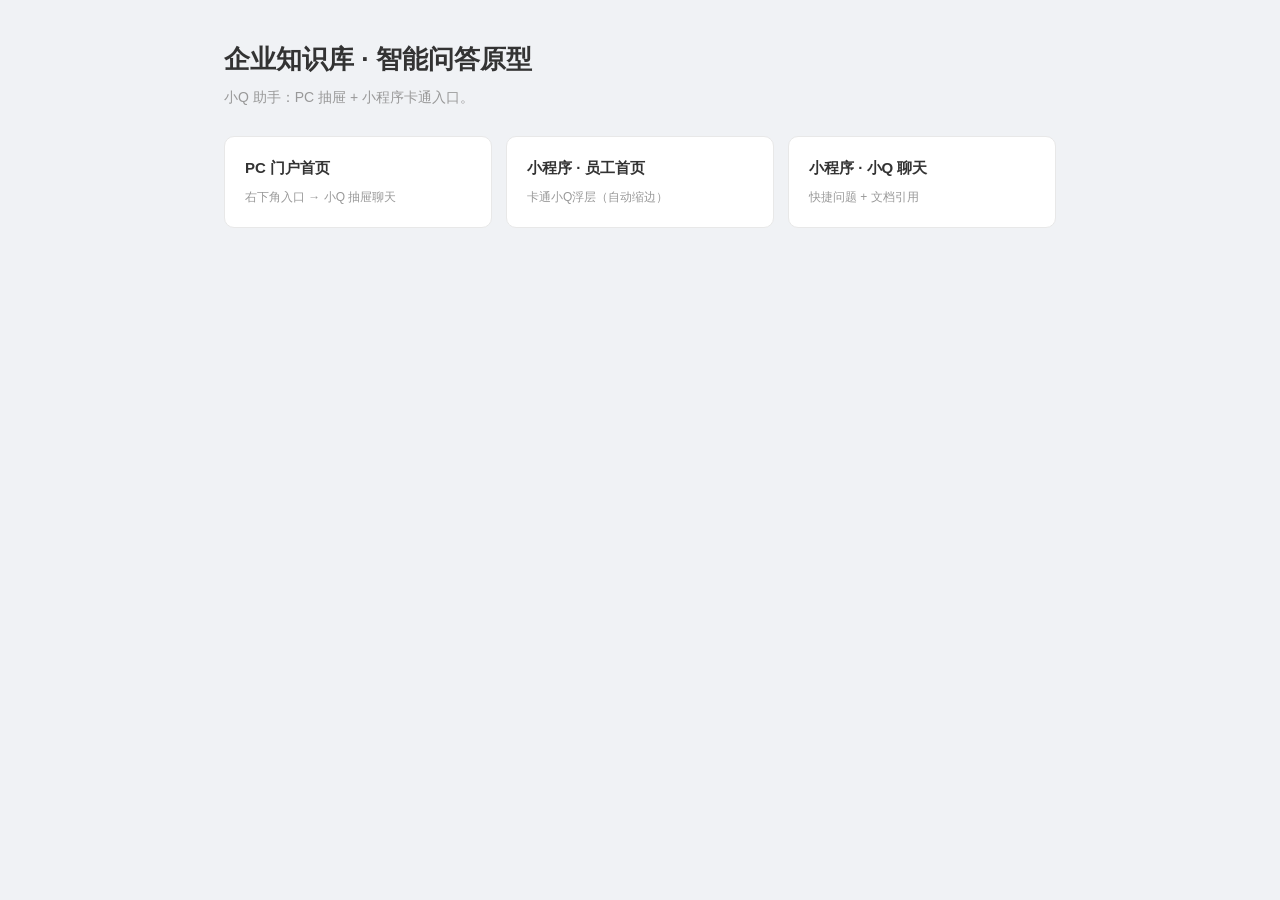
<file: index.html>
<!DOCTYPE html>
<html lang="zh-CN">
<head>
  <meta charset="UTF-8" />
  <meta name="viewport" content="width=device-width, initial-scale=1.0" />
  <title>企业知识库 · 原型导航</title>
  <meta http-equiv="refresh" content="0; url=prototype/index.html" />
  <link rel="canonical" href="prototype/index.html" />
  <style>
    :root {
      --bg: #f1f5f9;
      --primary: #0e7490;
      --ink: #0f172a;
      --muted: #64748b;
    }
    * { box-sizing: border-box; margin: 0; padding: 0; }
    body {
      font-family: "PingFang SC", "Microsoft YaHei", sans-serif;
      min-height: 100vh;
      display: flex;
      align-items: center;
      justify-content: center;
      background: var(--bg);
      color: var(--ink);
      padding: 24px;
    }
    .card {
      max-width: 420px;
      width: 100%;
      background: #fff;
      border-radius: 12px;
      padding: 36px 28px;
      text-align: center;
      box-shadow: 0 4px 24px rgba(15, 23, 42, 0.08);
    }
    .badge {
      display: inline-block;
      font-size: 12px;
      color: var(--primary);
      background: #ecfeff;
      padding: 4px 12px;
      border-radius: 999px;
      margin-bottom: 14px;
      font-weight: 600;
    }
    h1 { font-size: 20px; margin-bottom: 8px; }
    p { font-size: 14px; color: var(--muted); line-height: 1.65; margin-bottom: 24px; }
    a {
      display: inline-block;
      padding: 11px 28px;
      background: var(--primary);
      color: #fff;
      text-decoration: none;
      border-radius: 8px;
      font-size: 14px;
      font-weight: 500;
    }
    a:hover { background: #0891b2; }
  </style>
  <script>location.replace('prototype/index.html');</script>
</head>
<body>
  <div class="card">
    <span class="badge">Cloudflare Pages</span>
    <h1>企业知识库 · 智能问答原型</h1>
    <p>小Q 助手 · PC 门户 + 小程序。若未自动跳转，请点击下方按钮。</p>
    <a href="prototype/index.html">进入原型导航</a>
  </div>
</body>
</html>
</file>
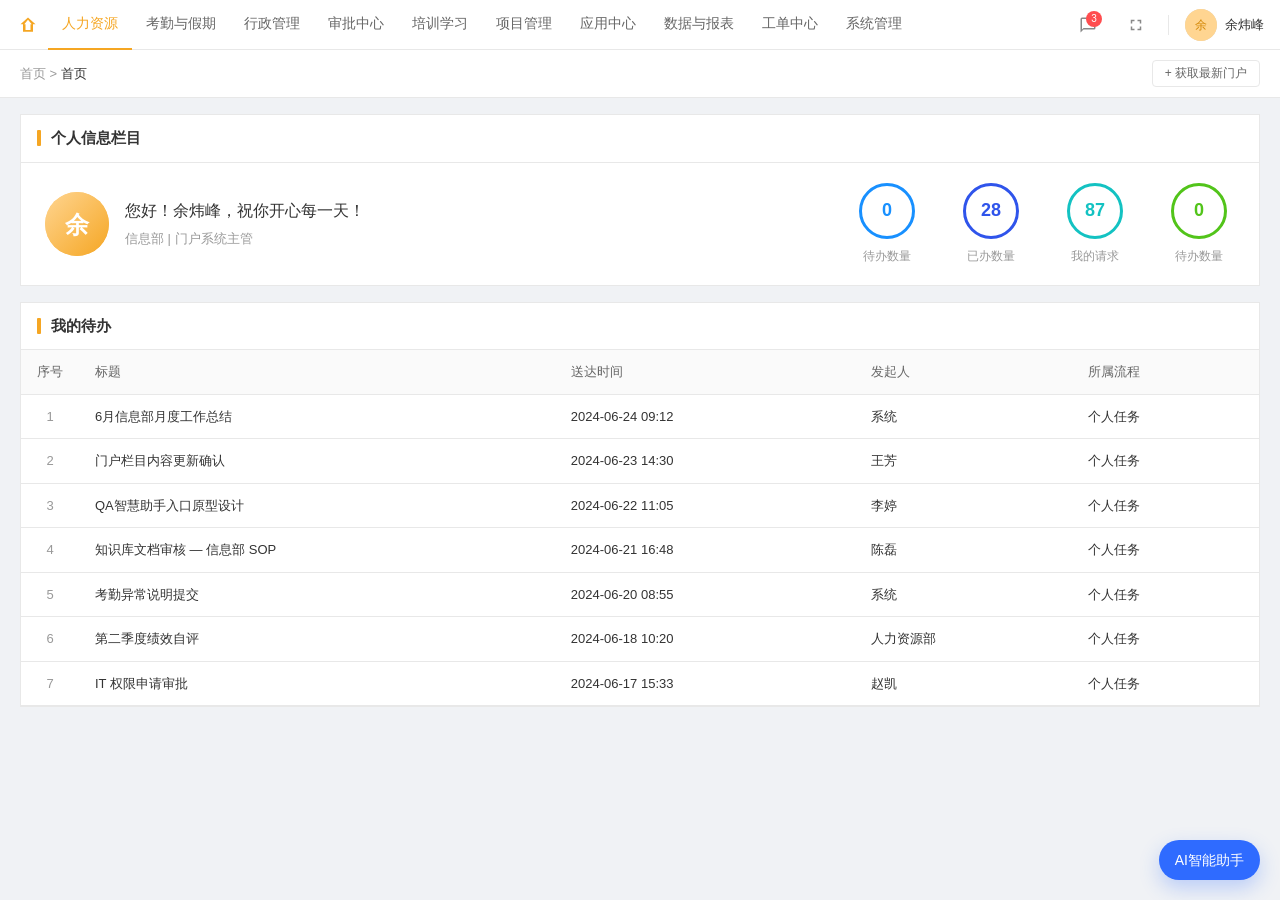
<file: portal/index.html>
<!DOCTYPE html>
<html lang="zh-CN">
<head>
  <meta charset="UTF-8" />
  <meta name="viewport" content="width=device-width, initial-scale=1.0" />
  <title>首页 · 6Q 门户</title>
  <link rel="stylesheet" href="../assets/portal.css" />
  <link rel="stylesheet" href="../assets/oa-assistant.css" />
</head>
<body>
  <div class="portal-app">
    <header class="portal-topbar">
      <a class="portal-home-icon" href="index.html" title="首页">
        <svg viewBox="0 0 24 24"><path d="M12 3l9 8h-3v9H6v-9H3l9-8zm0 2.8L7.5 11H9v7h6v-7h1.5L12 5.8z"/></svg>
      </a>
      <nav class="portal-modules" id="portal-modules">
        <a href="#" data-placeholder>人力资源</a>
        <a href="#" data-placeholder>考勤与假期</a>
        <a href="#" data-placeholder>行政管理</a>
        <a href="#" data-placeholder>审批中心</a>
        <a href="#" data-placeholder>培训学习</a>
        <a href="#" data-placeholder>项目管理</a>
        <a href="#" data-placeholder>应用中心</a>
        <a href="#" data-placeholder>数据与报表</a>
        <a href="#" data-placeholder>工单中心</a>
        <a href="#" data-placeholder>系统管理</a>
      </nav>
      <div class="portal-topright">
        <button class="portal-icon-btn" type="button" title="消息" data-placeholder>
          <svg viewBox="0 0 24 24"><path d="M20 2H4a2 2 0 00-2 2v18l4-4h14a2 2 0 002-2V4a2 2 0 00-2-2zm0 14H6l-2 2V4h16v12z"/></svg>
          <span class="portal-badge">3</span>
        </button>
        <button class="portal-icon-btn" type="button" title="全屏" data-placeholder>
          <svg viewBox="0 0 24 24"><path d="M7 14H5v5h5v-2H7v-3zm-2-4h2V7h3V5H5v5zm12 7h-3v2h5v-5h-2v3zM14 5v2h3v3h2V5h-5z"/></svg>
        </button>
        <span class="portal-divider"></span>
        <div class="portal-user">
          <img class="portal-user-avatar" src="data:image/svg+xml,%3Csvg xmlns='http://www.w3.org/2000/svg' width='64' height='64'%3E%3Crect fill='%23ffd591' width='64' height='64'/%3E%3Ctext x='50%25' y='54%25' dominant-baseline='middle' text-anchor='middle' fill='%23d48806' font-size='24' font-family='sans-serif'%3E余%3C/text%3E%3C/svg%3E" alt="" width="32" height="32" />
          <span>余炜峰</span>
        </div>
      </div>
    </header>

    <div class="portal-subbar">
      <nav class="portal-breadcrumb">首页 &gt; <strong>首页</strong></nav>
      <button class="portal-subbar-btn" type="button" data-placeholder>+ 获取最新门户</button>
    </div>

  <main class="portal-main portal-home">
    <div class="portal-home-feed">
    <section class="portal-section">
      <div class="portal-section-head">个人信息栏目</div>
      <div class="portal-section-body">
        <div class="profile-row">
          <div class="profile-left">
            <img class="profile-avatar" src="data:image/svg+xml,%3Csvg xmlns='http://www.w3.org/2000/svg' width='128' height='128'%3E%3Cdefs%3E%3ClinearGradient id='g' x1='0%25' y1='0%25' x2='100%25' y2='100%25'%3E%3Cstop offset='0%25' stop-color='%23ffd591'/%3E%3Cstop offset='100%25' stop-color='%23f5a623'/%3E%3C/linearGradient%3E%3C/defs%3E%3Ccircle cx='64' cy='64' r='64' fill='url(%23g)'/%3E%3Ctext x='50%25' y='54%25' dominant-baseline='middle' text-anchor='middle' fill='%23fff' font-size='48' font-family='sans-serif' font-weight='bold'%3E余%3C/text%3E%3C/svg%3E" alt="余炜峰" width="64" height="64" />
            <div>
              <p class="profile-greeting">您好！余炜峰，祝你开心每一天！</p>
              <p class="profile-dept">信息部 | 门户系统主管</p>
            </div>
          </div>
          <div class="profile-stats">
            <div class="stat-item">
              <div class="stat-ring stat-ring--blue">0</div>
              <div class="stat-label">待办数量</div>
            </div>
            <div class="stat-item">
              <div class="stat-ring stat-ring--navy">28</div>
              <div class="stat-label">已办数量</div>
            </div>
            <div class="stat-item">
              <div class="stat-ring stat-ring--teal">87</div>
              <div class="stat-label">我的请求</div>
            </div>
            <div class="stat-item">
              <div class="stat-ring stat-ring--green">0</div>
              <div class="stat-label">待办数量</div>
            </div>
          </div>
        </div>
      </div>
    </section>

    <section class="portal-section">
      <div class="portal-section-head">我的待办</div>
      <div class="portal-table-wrap">
        <table class="portal-table">
          <thead>
            <tr>
              <th>序号</th>
              <th>标题</th>
              <th>送达时间</th>
              <th>发起人</th>
              <th>所属流程</th>
            </tr>
          </thead>
          <tbody>
            <tr>
              <td>1</td>
              <td><a href="#" data-placeholder>6月信息部月度工作总结</a></td>
              <td>2024-06-24 09:12</td>
              <td>系统</td>
              <td>个人任务</td>
            </tr>
            <tr>
              <td>2</td>
              <td><a href="#" data-placeholder>门户栏目内容更新确认</a></td>
              <td>2024-06-23 14:30</td>
              <td>王芳</td>
              <td>个人任务</td>
            </tr>
            <tr>
              <td>3</td>
              <td><a href="#" data-placeholder>QA智慧助手入口原型设计</a></td>
              <td>2024-06-22 11:05</td>
              <td>李婷</td>
              <td>个人任务</td>
            </tr>
            <tr>
              <td>4</td>
              <td><a href="#" data-placeholder>知识库文档审核 — 信息部 SOP</a></td>
              <td>2024-06-21 16:48</td>
              <td>陈磊</td>
              <td>个人任务</td>
            </tr>
            <tr>
              <td>5</td>
              <td><a href="#" data-placeholder>考勤异常说明提交</a></td>
              <td>2024-06-20 08:55</td>
              <td>系统</td>
              <td>个人任务</td>
            </tr>
            <tr>
              <td>6</td>
              <td><a href="#" data-placeholder>第二季度绩效自评</a></td>
              <td>2024-06-18 10:20</td>
              <td>人力资源部</td>
              <td>个人任务</td>
            </tr>
            <tr>
              <td>7</td>
              <td><a href="#" data-placeholder>IT 权限申请审批</a></td>
              <td>2024-06-17 15:33</td>
              <td>赵凯</td>
              <td>个人任务</td>
            </tr>
          </tbody>
        </table>
      </div>
    </section>
    </div>

    <div class="oa-assist-backdrop" id="oa-assist-backdrop" hidden></div>
    <aside class="oa-assist" id="oa-assist" aria-label="AI智能助手">
      <header class="oa-assist__bar">
        <div class="oa-assist__head-main">
          <span class="oa-assist__brand">AI</span>
          <div>
            <strong>AI智能助手</strong>
            <p class="oa-assist__sub" id="oa-assist-sub">选择一个智能体开始对话</p>
          </div>
        </div>
        <button type="button" class="oa-assist__collapse" id="oa-assist-collapse" aria-label="关闭助手">×</button>
      </header>
      <div class="oa-assist__body" id="oa-assist-body"></div>
    </aside>
  </main>
  </div>

  <button type="button" class="oa-assist-launcher" id="oa-assist-launcher" hidden>AI智能助手</button>

  <script>
    document.querySelectorAll('[data-placeholder]').forEach(function (el) {
      el.addEventListener('click', function (e) {
        e.preventDefault();
      });
    });
    document.querySelector('.portal-modules a:first-child').classList.add('is-active');
  </script>
  <script src="../assets/oa-assistant.js"></script>
</body>
</html>
</file>
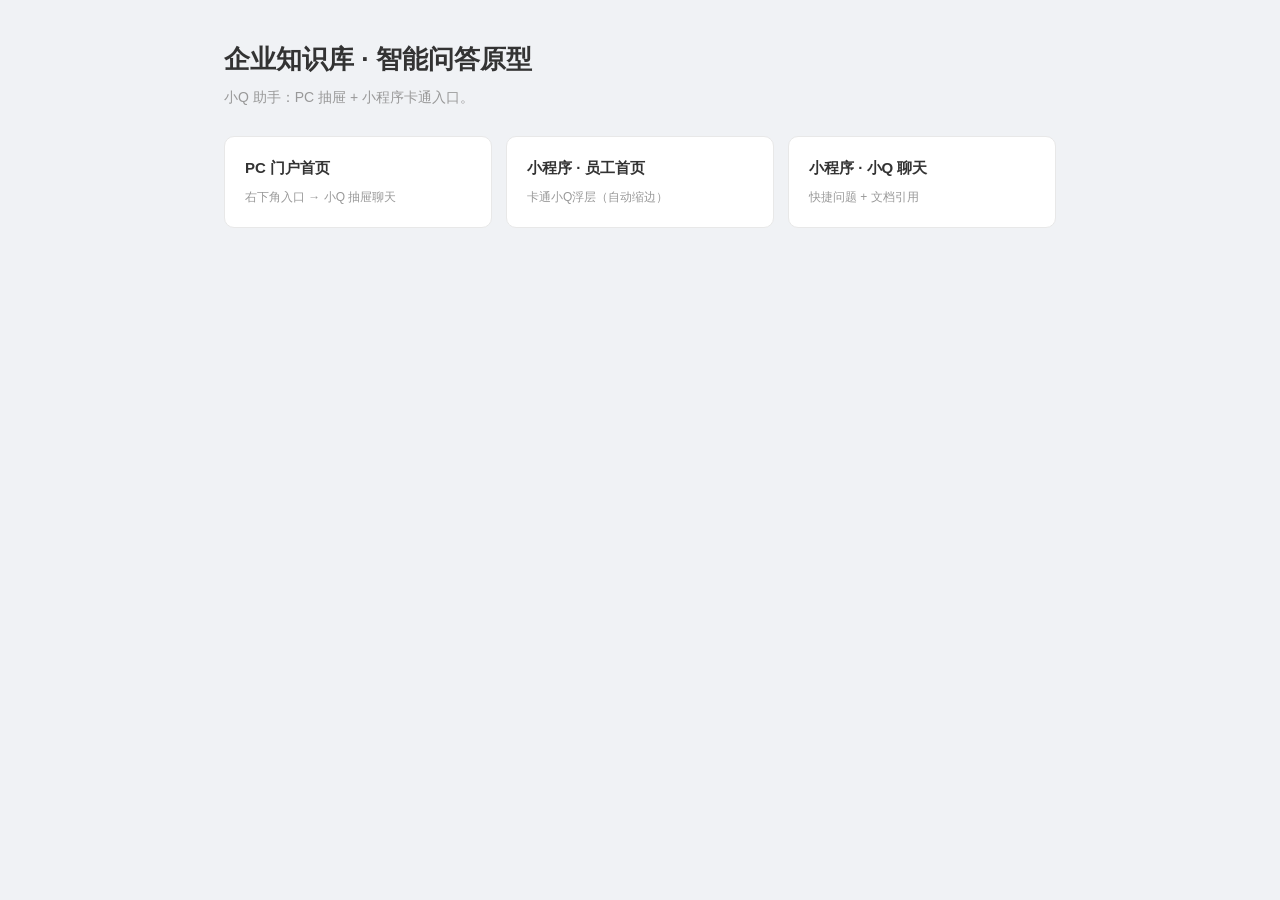
<file: prototype/index.html>
<!DOCTYPE html>
<html lang="zh-CN">
<head>
  <meta charset="UTF-8" />
  <meta name="viewport" content="width=device-width, initial-scale=1.0" />
  <title>企业知识库 · 原型导航</title>
  <link rel="stylesheet" href="../assets/portal.css" />
  <style>
    .hub { max-width: 880px; margin: 0 auto; padding: 40px 24px 60px; }
    .hub h1 { font-size: 26px; margin: 0 0 8px; }
    .hub p { color: var(--portal-text-muted); margin: 0 0 28px; }
    .hub-grid { display: grid; grid-template-columns: repeat(auto-fill, minmax(240px, 1fr)); gap: 14px; }
    .hub-card {
      display: block; padding: 20px; background: #fff; border: 1px solid var(--portal-border);
      border-radius: 10px; text-decoration: none; color: inherit;
    }
    .hub-card:hover { border-color: #f5a623; box-shadow: 0 4px 16px rgba(0,0,0,0.06); }
    .hub-card h3 { margin: 0 0 6px; font-size: 15px; }
    .hub-card span { font-size: 12px; color: var(--portal-text-muted); }
    .hub-section { margin-top: 32px; }
    .hub-section h2 { font-size: 15px; color: var(--portal-text-secondary); margin: 0 0 12px; }
  </style>
</head>
<body>
  <div class="hub">
    <h1>企业知识库 · 智能问答原型</h1>
    <p>小Q 助手：PC 抽屉 + 小程序卡通入口。</p>
    <div class="hub-grid">
      <a class="hub-card" href="../portal/index.html">
        <h3>PC 门户首页</h3>
        <span>右下角入口 → 小Q 抽屉聊天</span>
      </a>
      <a class="hub-card" href="../miniapp/home.html">
        <h3>小程序 · 员工首页</h3>
        <span>卡通小Q浮层（自动缩边）</span>
      </a>
      <a class="hub-card" href="../miniapp/kb-chat.html">
        <h3>小程序 · 小Q 聊天</h3>
        <span>快捷问题 + 文档引用</span>
      </a>
    </div>
  </div>
</body>
</html>
</file>
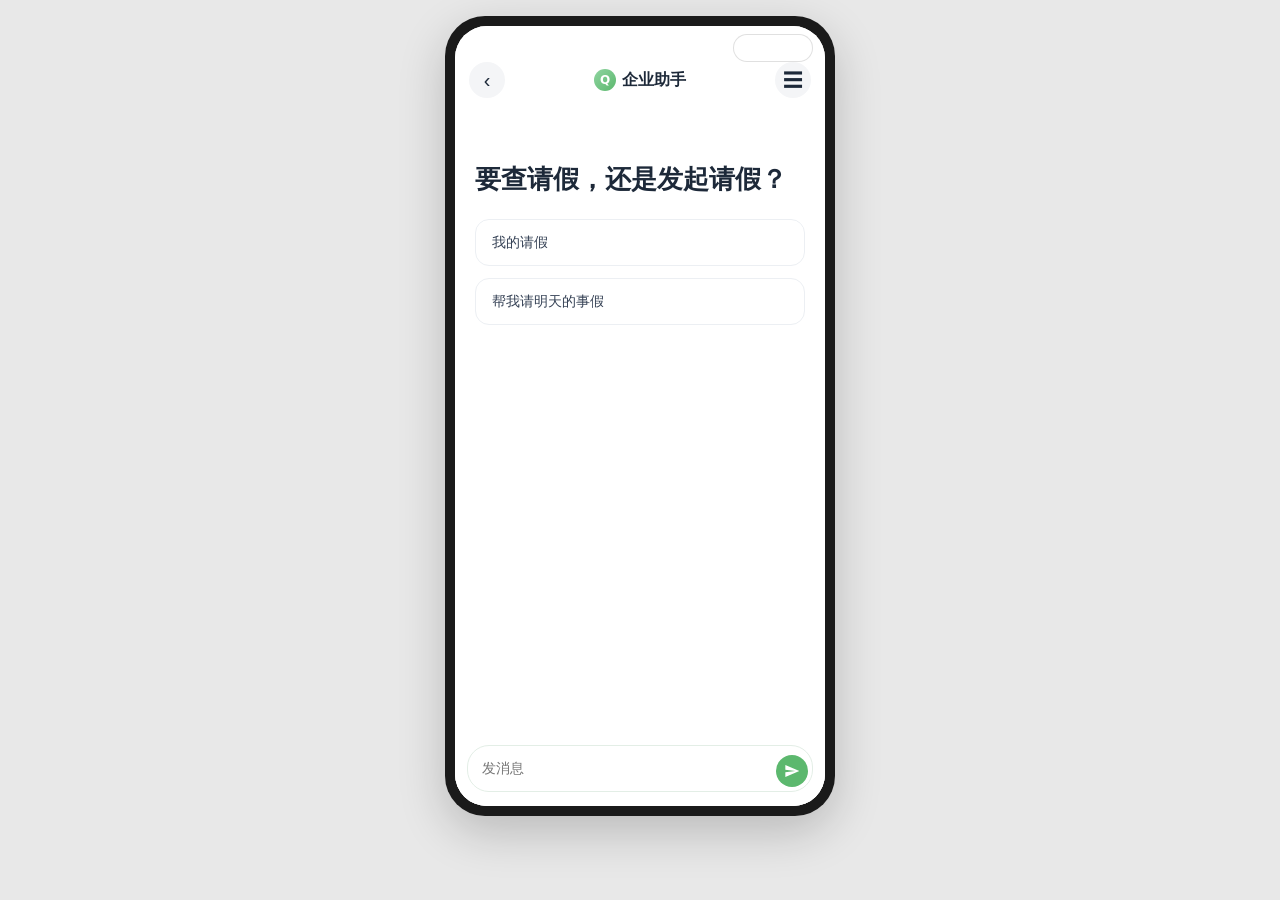
<file: miniapp/assistant.html>
<!DOCTYPE html>
<html lang="zh-CN">
<head>
  <meta charset="UTF-8" />
  <meta name="viewport" content="width=device-width, initial-scale=1.0" />
  <title>AI智能助手 · 6Q教育</title>
  <link rel="stylesheet" href="../assets/6q-theme.css" />
  <link rel="stylesheet" href="../assets/common.css" />
  <link rel="stylesheet" href="../assets/oa-assistant.css" />
</head>
<body style="background:#e8e8e8">
  <div class="mp-device">
    <div class="mp-screen mp-screen--chat">
      <div class="mp-capsule" aria-hidden="true"></div>
      <header class="mp-assist-bar">
        <button class="mp-round" type="button" onclick="location.href='home.html'" aria-label="返回">‹</button>
        <div class="mp-assist-brand">
          <span class="mp-assist-logo">Q</span>
          <span id="mp-assist-name">小Q</span>
        </div>
        <button class="mp-round" id="mp-assist-menu" type="button" aria-label="打开技能">☰</button>
      </header>
      <aside class="oa-assist oa-assist--mini" id="oa-assist" data-layout="mini" aria-label="AI智能助手">
        <div class="oa-assist__body" id="oa-assist-body"></div>
      </aside>
    </div>
  </div>
  <script src="../assets/oa-assistant.js"></script>
</body>
</html>
</file>
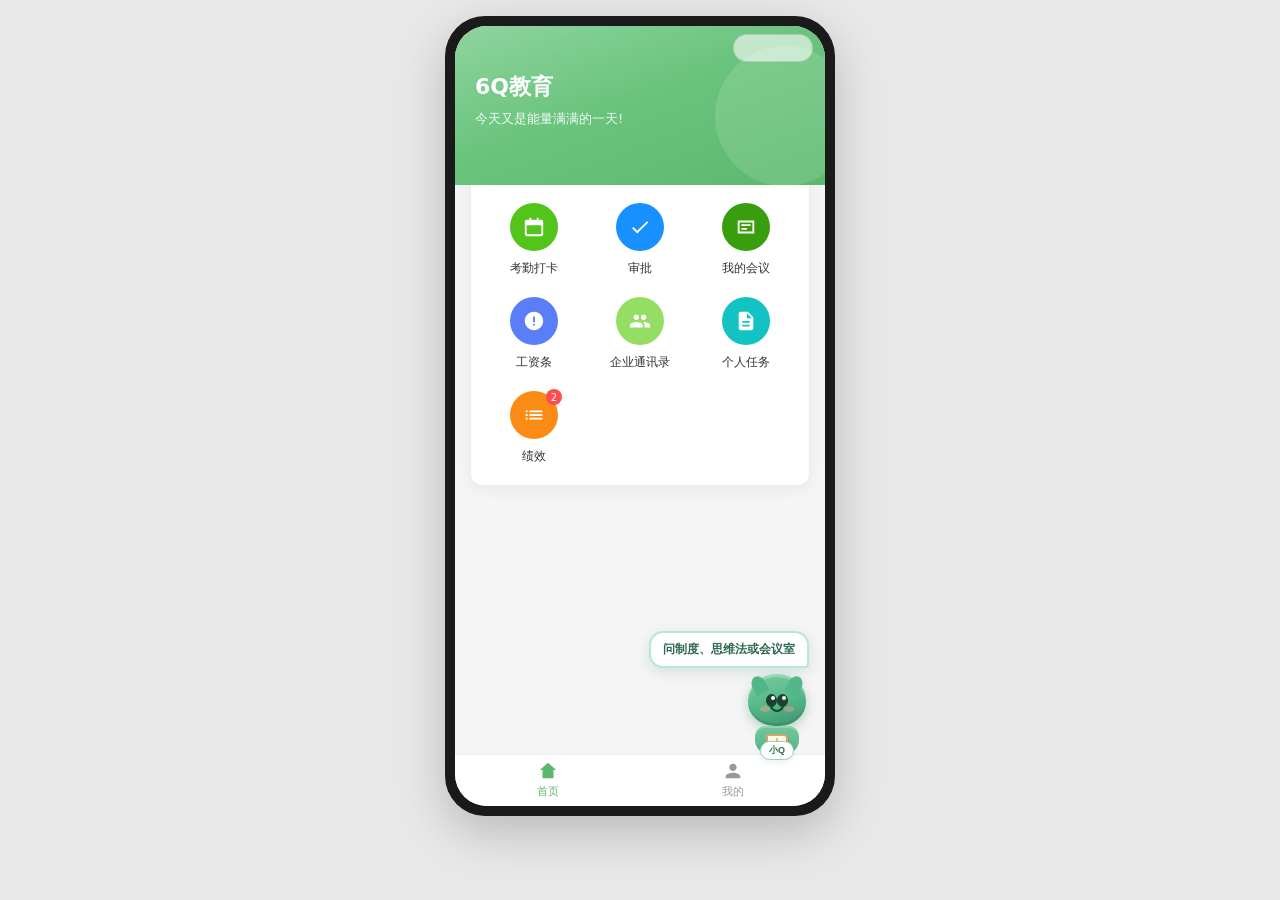
<file: miniapp/home.html>
<!DOCTYPE html>
<html lang="zh-CN">
<head>
  <meta charset="UTF-8" />
  <meta name="viewport" content="width=device-width, initial-scale=1.0" />
  <title>6Q教育 · 员工首页</title>
  <link rel="stylesheet" href="../assets/6q-theme.css" />
  <link rel="stylesheet" href="../assets/common.css" />
  <link rel="stylesheet" href="../assets/mp-kb.css" />
</head>
<body style="background:#e8e8e8">
  <div class="mp-device">
    <div class="mp-screen">
      <div class="mp-capsule" aria-hidden="true"></div>
      <div class="mp-header">
        <h1>6Q教育</h1>
        <p>今天又是能量满满的一天!</p>
      </div>
      <div class="mp-body">
        <div class="mp-service-card">
          <h2 class="mp-service-title">自助服务</h2>
          <div class="mp-grid" id="mp-grid"></div>
        </div>
      </div>
      <nav id="mp-tabbar" class="mp-tabbar"></nav>

      <div class="mp-kb-mascot-wrap is-expanded" id="mp-kb-mascot-wrap">
        <div class="mp-kb-mascot-bubble" id="mp-kb-mascot-bubble">
          问制度、思维法或会议室
        </div>
        <button type="button" class="mp-kb-mascot-btn" id="mp-kb-mascot-btn" aria-label="打开企业知识库助手小Q">
          <div class="mp-kb-mascot">
            <div class="mp-kb-mascot-head">
              <span class="mp-kb-mascot-ear mp-kb-mascot-ear--l"></span>
              <span class="mp-kb-mascot-ear mp-kb-mascot-ear--r"></span>
              <div class="mp-kb-mascot-face">
                <span class="mp-kb-mascot-eye mp-kb-mascot-eye--l"></span>
                <span class="mp-kb-mascot-eye mp-kb-mascot-eye--r"></span>
                <span class="mp-kb-mascot-blush mp-kb-mascot-blush--l"></span>
                <span class="mp-kb-mascot-blush mp-kb-mascot-blush--r"></span>
                <span class="mp-kb-mascot-mouth"></span>
              </div>
            </div>
            <div class="mp-kb-mascot-body">
              <span class="mp-kb-mascot-book"></span>
            </div>
            <span class="mp-kb-mascot-tag">小Q</span>
          </div>
        </button>
      </div>
    </div>
  </div>
  <script src="../assets/frame.js"></script>
  <script>initMpHome();</script>
  <script src="../assets/mp-kb-mascot.js"></script>
</body>
</html>
</file>
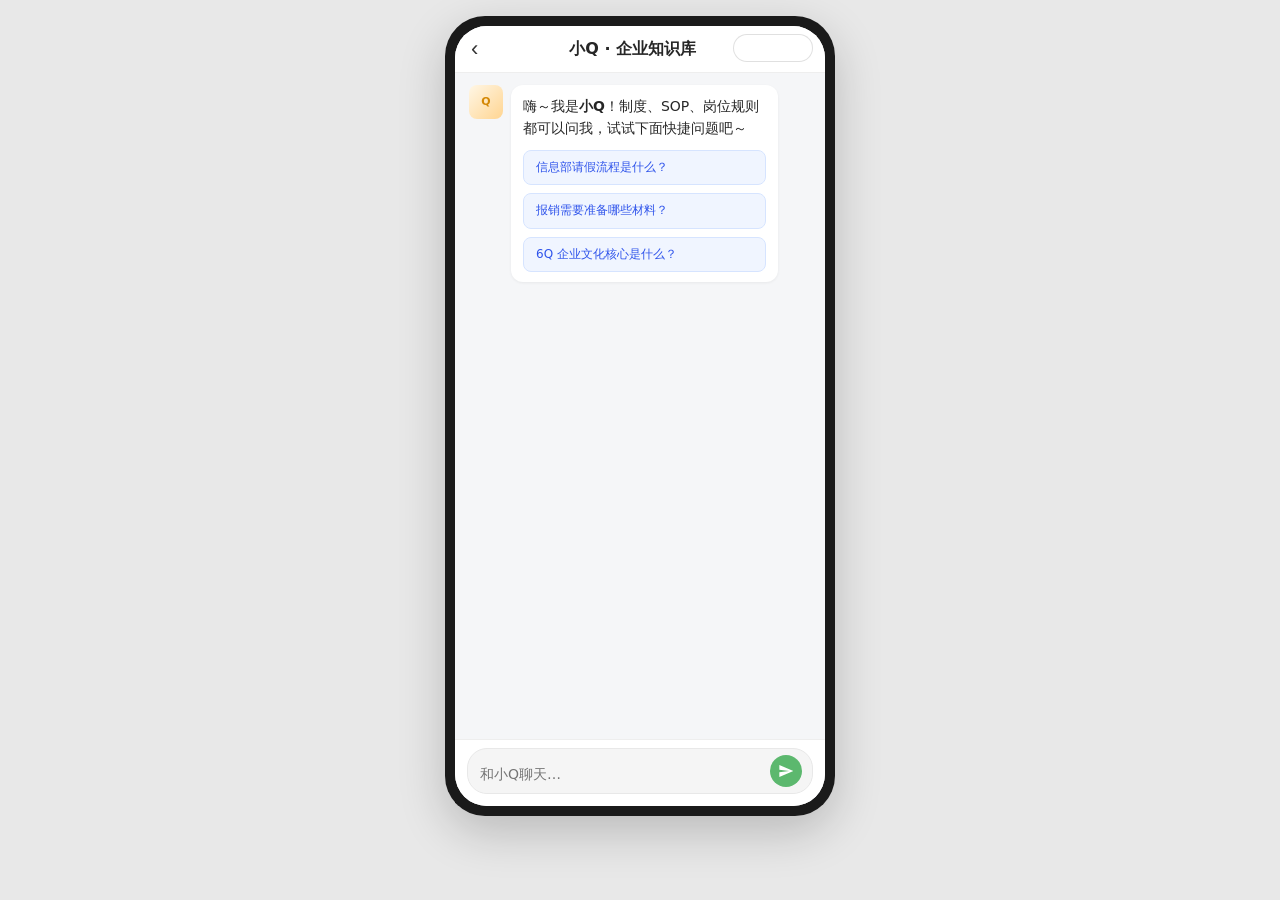
<file: miniapp/kb-chat.html>
<!DOCTYPE html>
<html lang="zh-CN">
<head>
  <meta charset="UTF-8" />
  <meta name="viewport" content="width=device-width, initial-scale=1.0" />
  <title>企业知识库 · 6Q教育</title>
  <link rel="stylesheet" href="../assets/6q-theme.css" />
  <link rel="stylesheet" href="../assets/common.css" />
  <link rel="stylesheet" href="../assets/mp-kb.css" />
</head>
<body style="background:#e8e8e8">
  <div class="mp-device">
    <div class="mp-screen mp-screen--chat">
      <div class="mp-capsule" aria-hidden="true"></div>
      <div class="mp-subnav">
        <button class="back" type="button" onclick="location.href='home.html'">‹</button>
        <div class="title">小Q · 企业知识库</div>
      </div>
      <div class="mp-kb-chat-body" id="mp-kb-chat-body"></div>
      <footer class="mp-kb-chat-foot">
        <div class="mp-kb-input-row">
          <textarea class="mp-kb-input" id="mp-kb-input" rows="1" placeholder="和小Q聊天…"></textarea>
          <button type="button" class="mp-kb-send" id="mp-kb-send" aria-label="发送">
            <svg viewBox="0 0 24 24"><path d="M2.01 21L23 12 2.01 3 2 10l15 2-15 2z"/></svg>
          </button>
        </div>
      </footer>
    </div>
  </div>
  <script src="../assets/mp-kb-chat.js"></script>
  <script>initMpKbChat();</script>
</body>
</html>
</file>
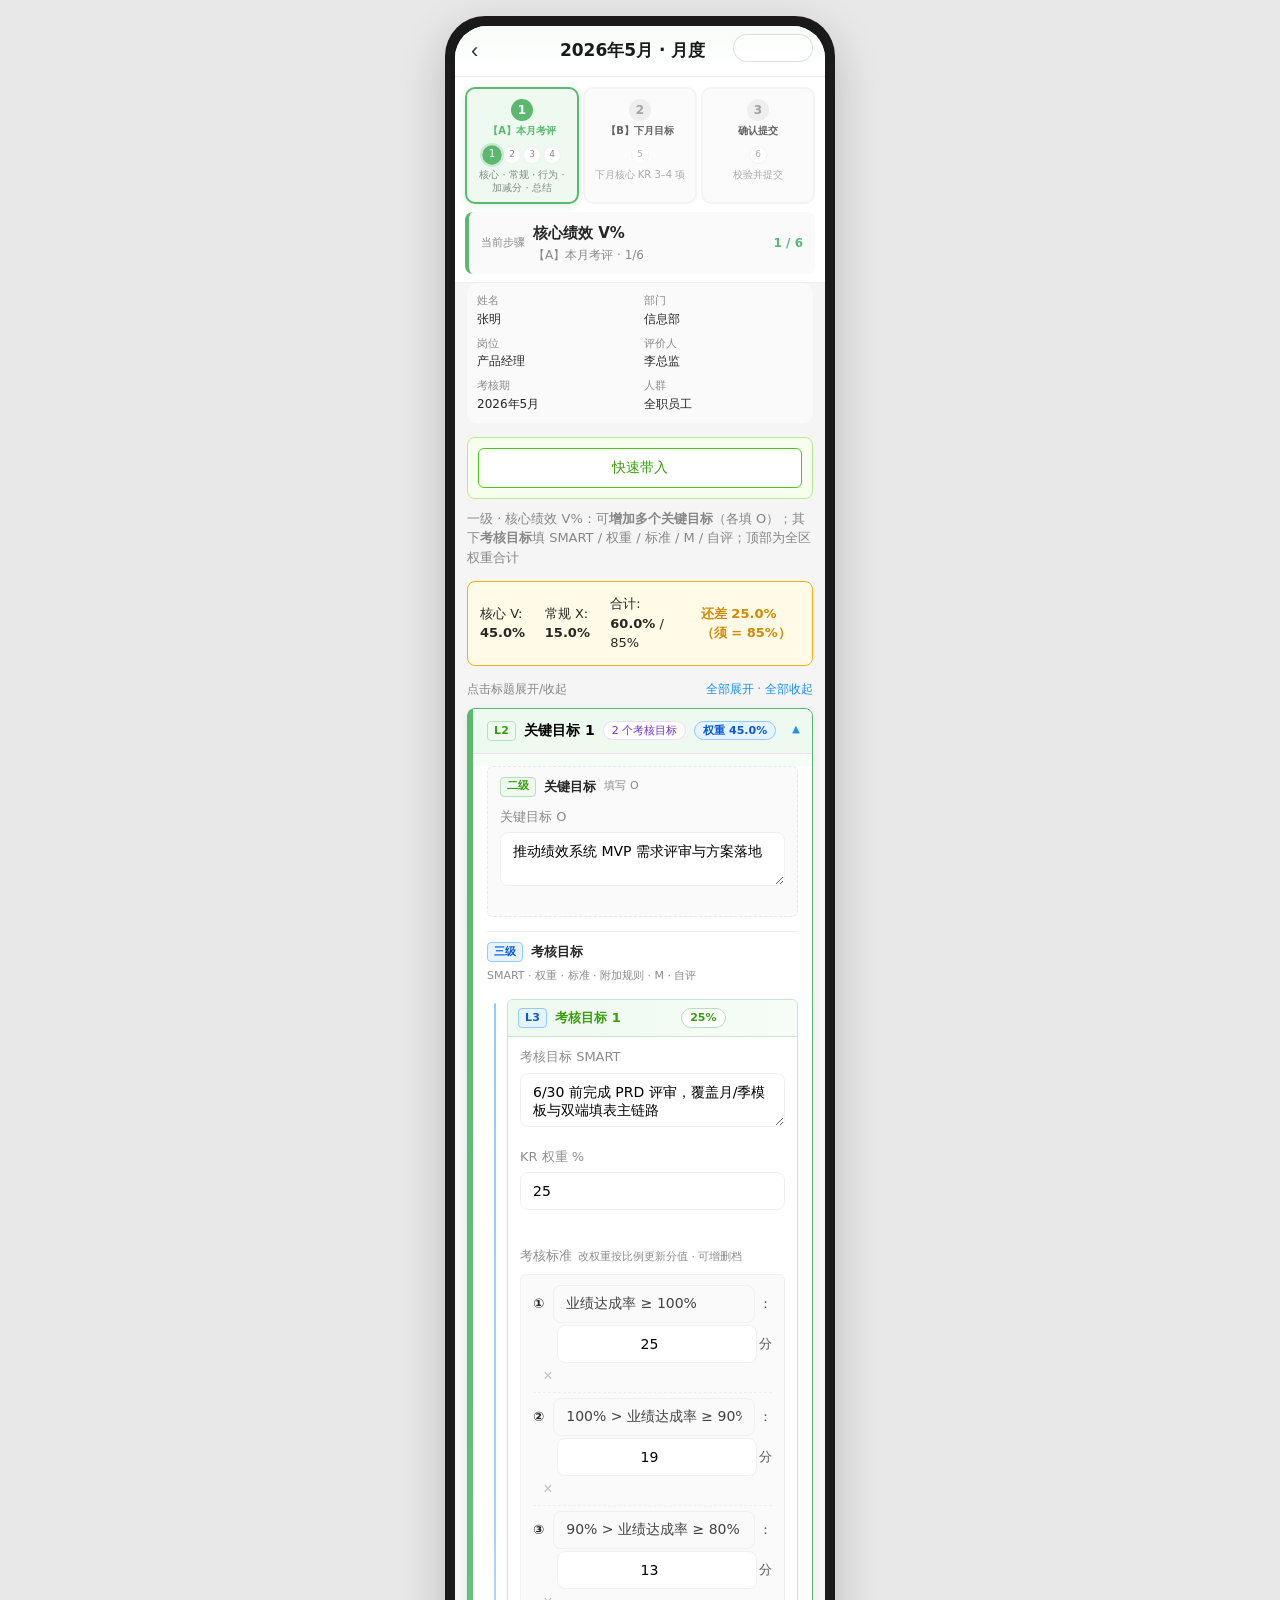
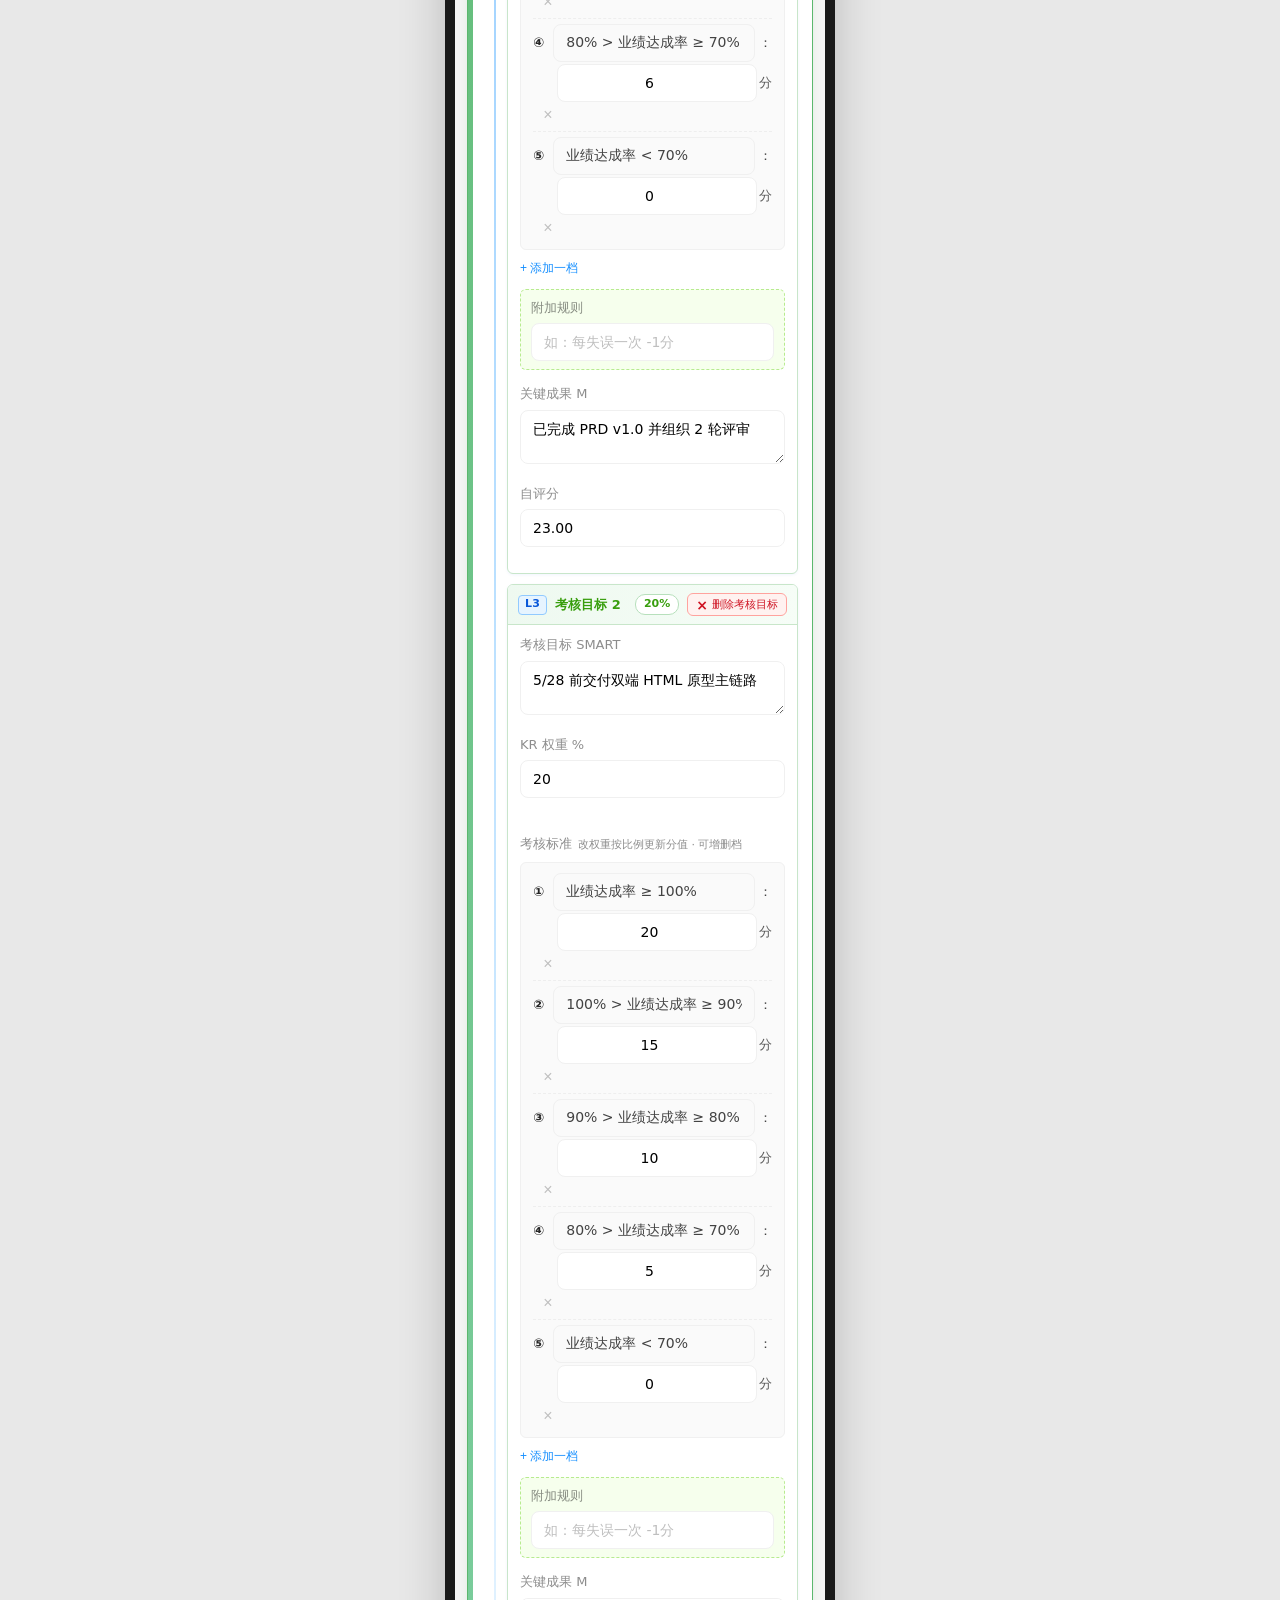
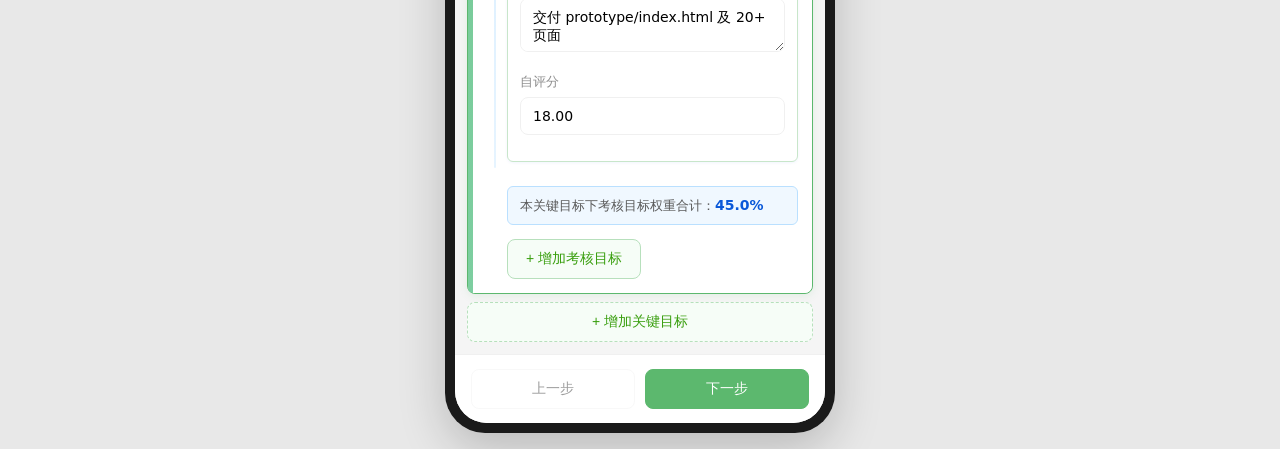
<file: miniapp/monthly-wizard.html>
﻿<!DOCTYPE html>
<html lang="zh-CN">
<head>
  <meta charset="UTF-8" />
  <meta name="viewport" content="width=device-width, initial-scale=1.0" />
  <title>月度绩效考核 · 填写</title>
  <link rel="stylesheet" href="../assets/6q-theme.css" />
  <link rel="stylesheet" href="../assets/common.css" />
  <link rel="stylesheet" href="../assets/mp-perf.css" />
</head>
<body style="background:#e8e8e8">
  <div class="mp-device">
    <div class="mp-screen">
      <div class="mp-capsule" aria-hidden="true"></div>
      <div class="mp-subnav">
        <button class="back" type="button" onclick="location.href='task-list.html'">‹</button>
        <div class="title">2026年5月 · 月度</div>
      </div>

      <div class="stepper-wrap" id="stepper"></div>

      <div class="wizard-body">
        <div class="header-readonly" id="form-header"></div>
        <div id="wizard-content"></div>
      </div>

      <div class="wizard-footer">
        <button type="button" class="btn" id="btn-prev">上一步</button>
        <button type="button" class="btn btn-primary" id="btn-next">下一步</button>
      </div>
    </div>
  </div>

  <script src="../assets/frame.js"></script>
  <script src="../assets/employee-past-copy.js"></script>
  <script src="../assets/perf-score-format.js"></script>
  <script src="../assets/perf-kr-hierarchy.js"></script>
  <script src="../assets/wizard.js"></script>
  <script>
    initMonthlyWizard({
      storageKey: 'perf-monthly-miniapp',
      currentPeriodId: 'm202604',
      onSubmit: function() { location.href = 'task-list.html'; },
    });
  </script>
</body>
</html>
</file>
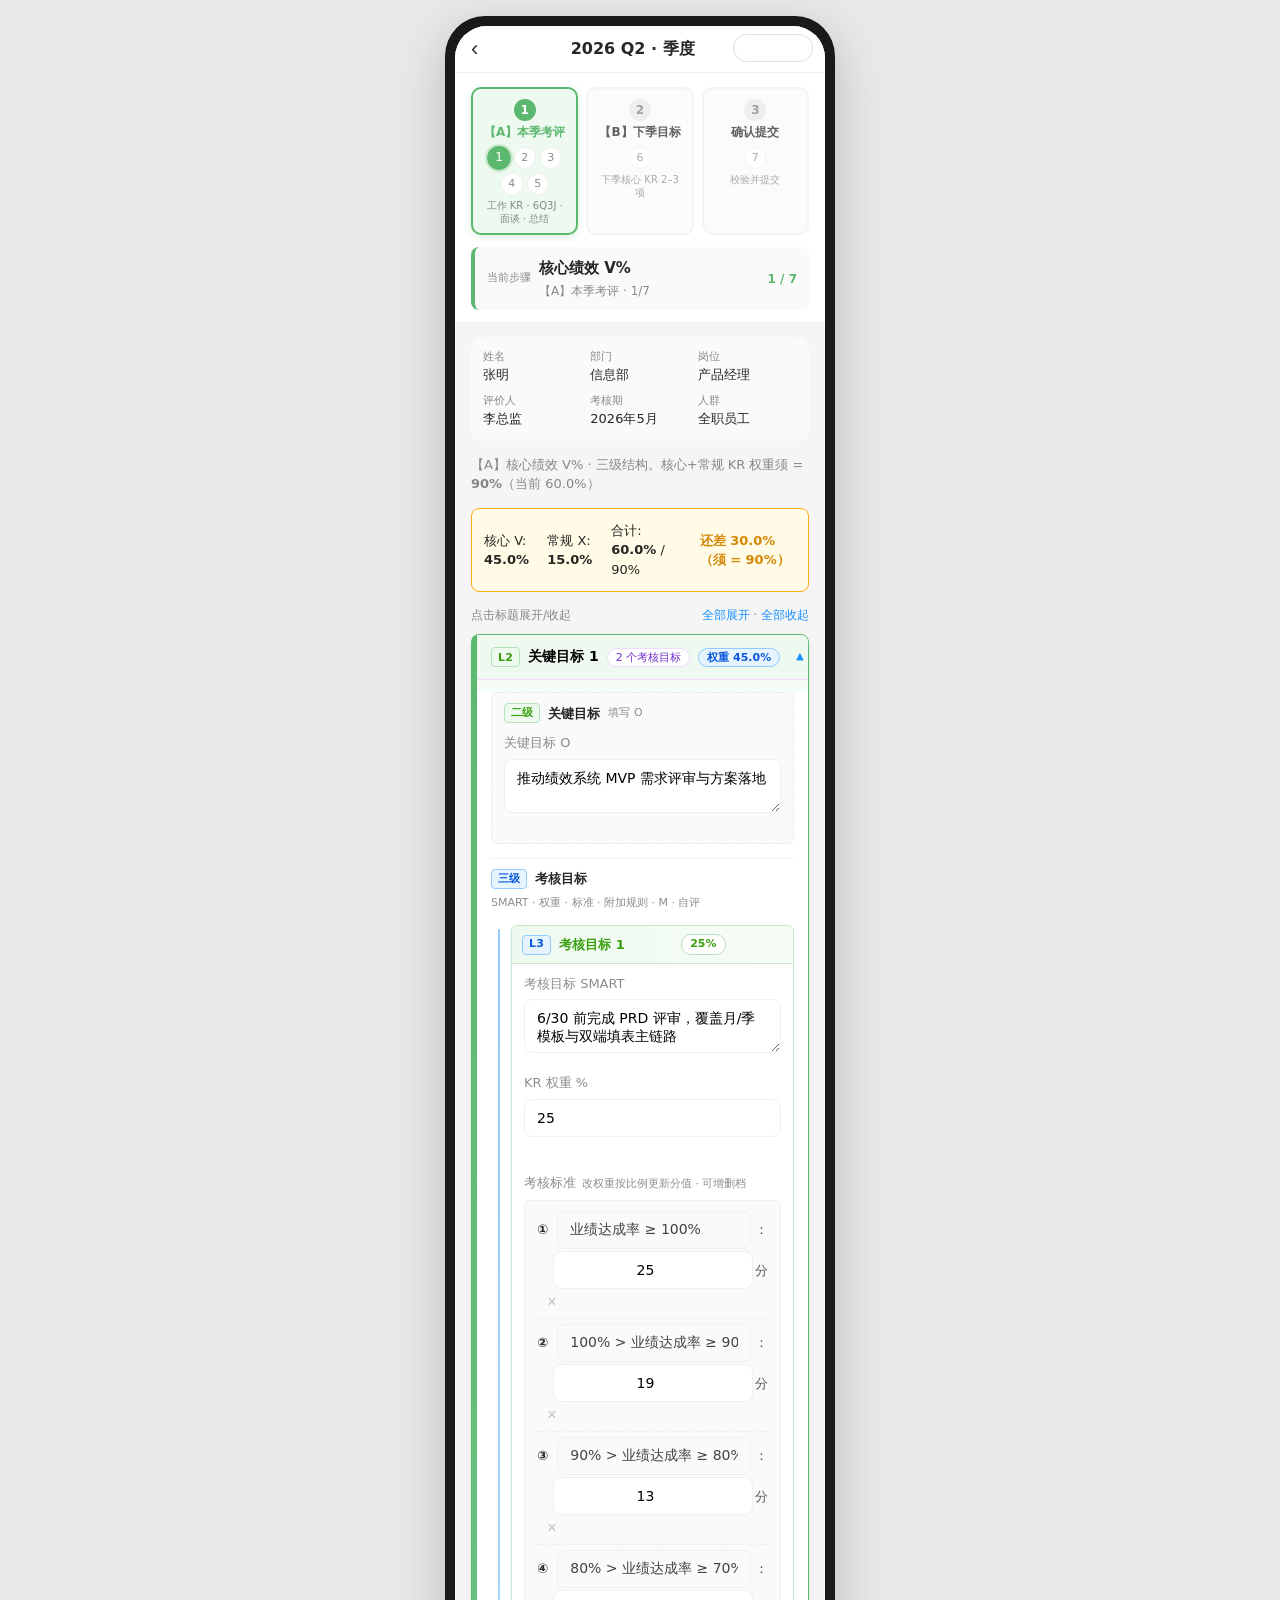
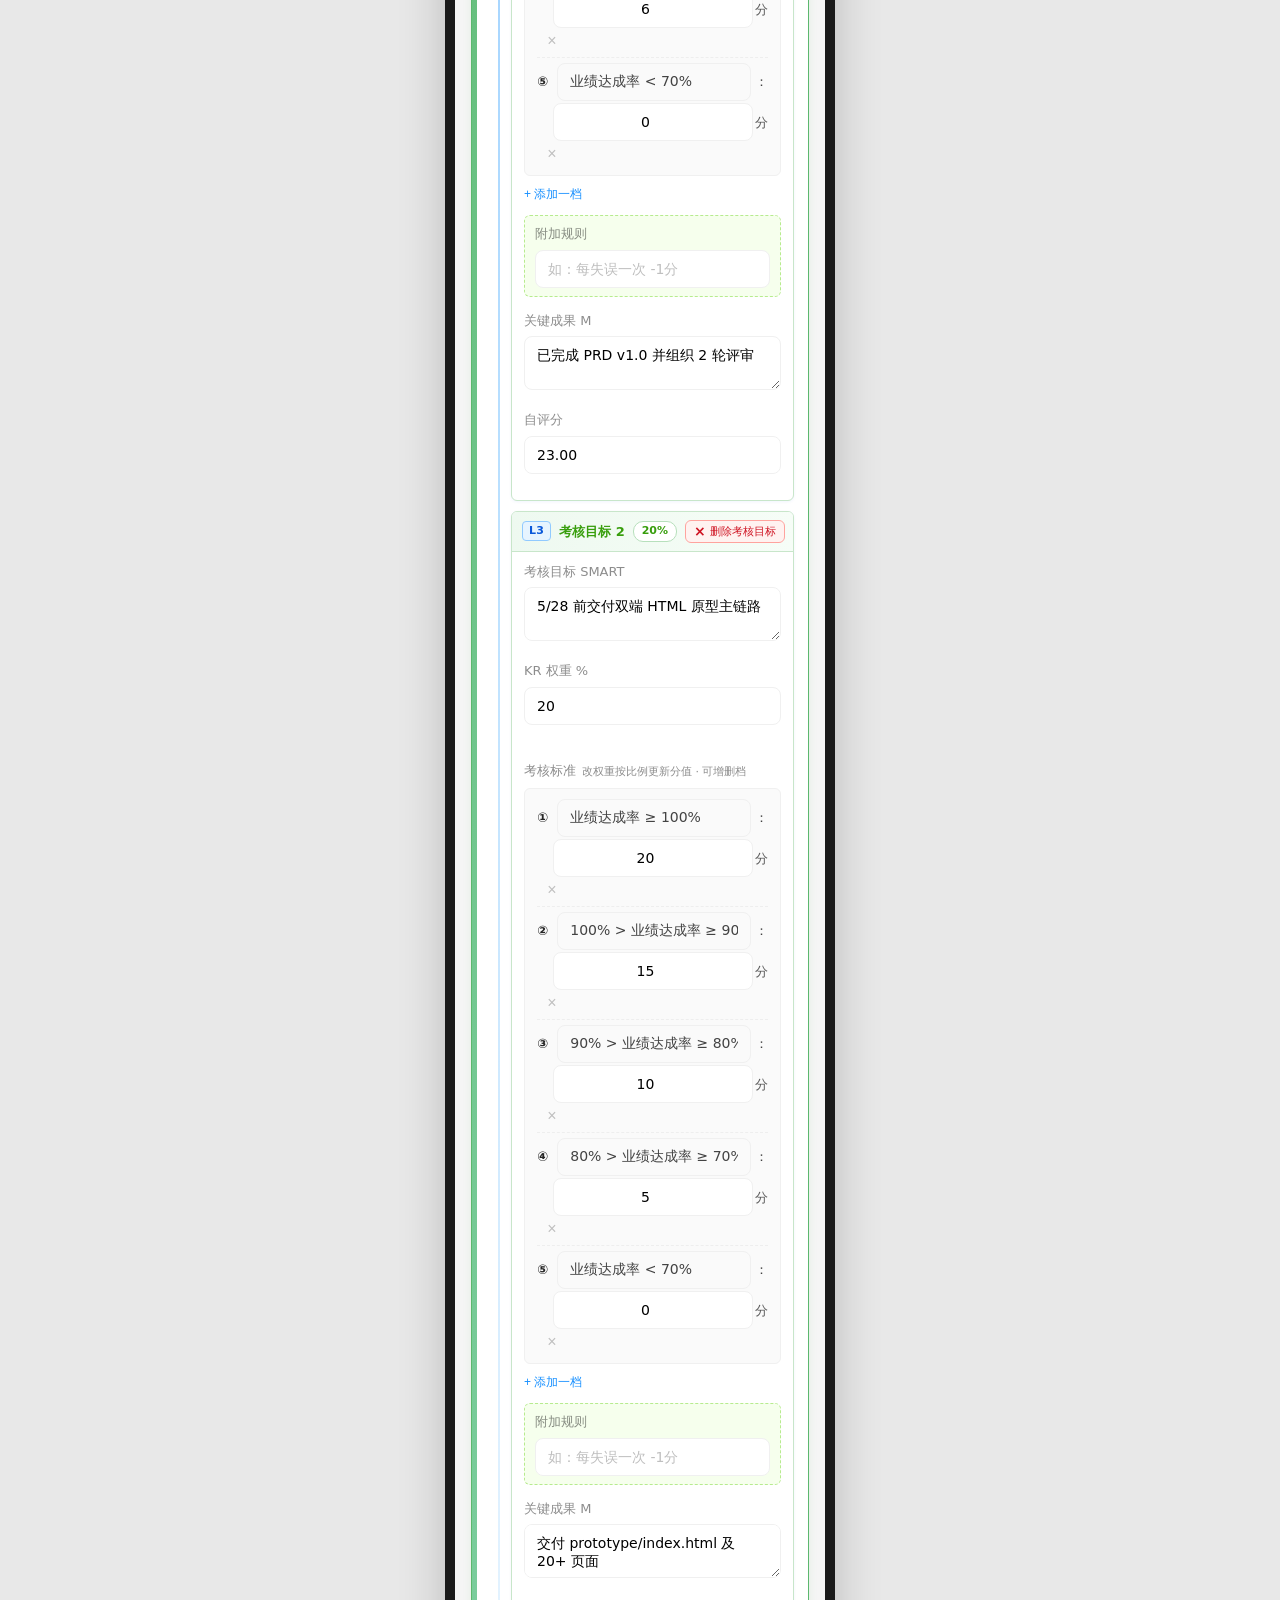
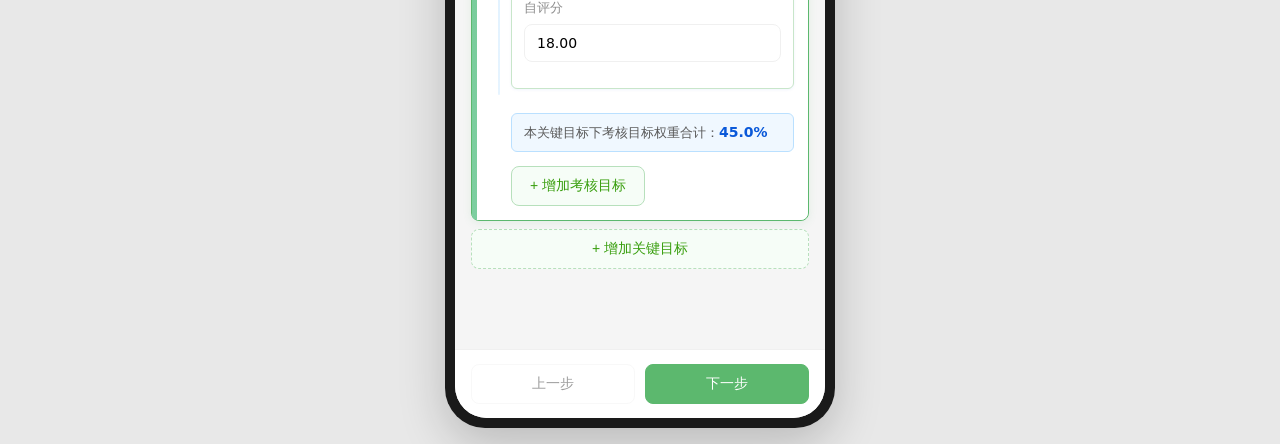
<file: miniapp/quarterly-wizard.html>
﻿<!DOCTYPE html>

<html lang="zh-CN">

<head>

  <meta charset="UTF-8" />

  <meta name="viewport" content="width=device-width, initial-scale=1.0" />

  <title>季度绩效考核 · 填写</title>

  <link rel="stylesheet" href="../assets/6q-theme.css" />

  <link rel="stylesheet" href="../assets/common.css" />
</head>

<body style="background:#e8e8e8">

  <div class="mp-device">

    <div class="mp-screen">

      <div class="mp-capsule" aria-hidden="true"></div>

      <div class="mp-subnav">

        <button class="back" type="button" onclick="location.href='task-list.html'">‹</button>

        <div class="title">2026 Q2 · 季度</div>

      </div>



      <div class="stepper-wrap" id="stepper"></div>



      <div class="wizard-body">

        <div class="header-readonly" id="form-header"></div>

        <div id="wizard-content"></div>

      </div>



      <div class="wizard-footer">

        <button type="button" class="btn" id="btn-prev">上一步</button>

        <button type="button" class="btn btn-primary" id="btn-next">下一步</button>

      </div>

    </div>

  </div>



  <script src="../assets/frame.js"></script>

  <script src="../assets/perf-score-format.js"></script>
  <script src="../assets/perf-kr-hierarchy.js"></script>
  <script src="../assets/perf-sixq3j.js"></script>
  <script src="../assets/wizard.js"></script>

  <script>

    initQuarterlyWizard({

      onSubmit: function() { location.href = 'task-list.html'; },

    });

  </script>
</body>

</html>
</file>
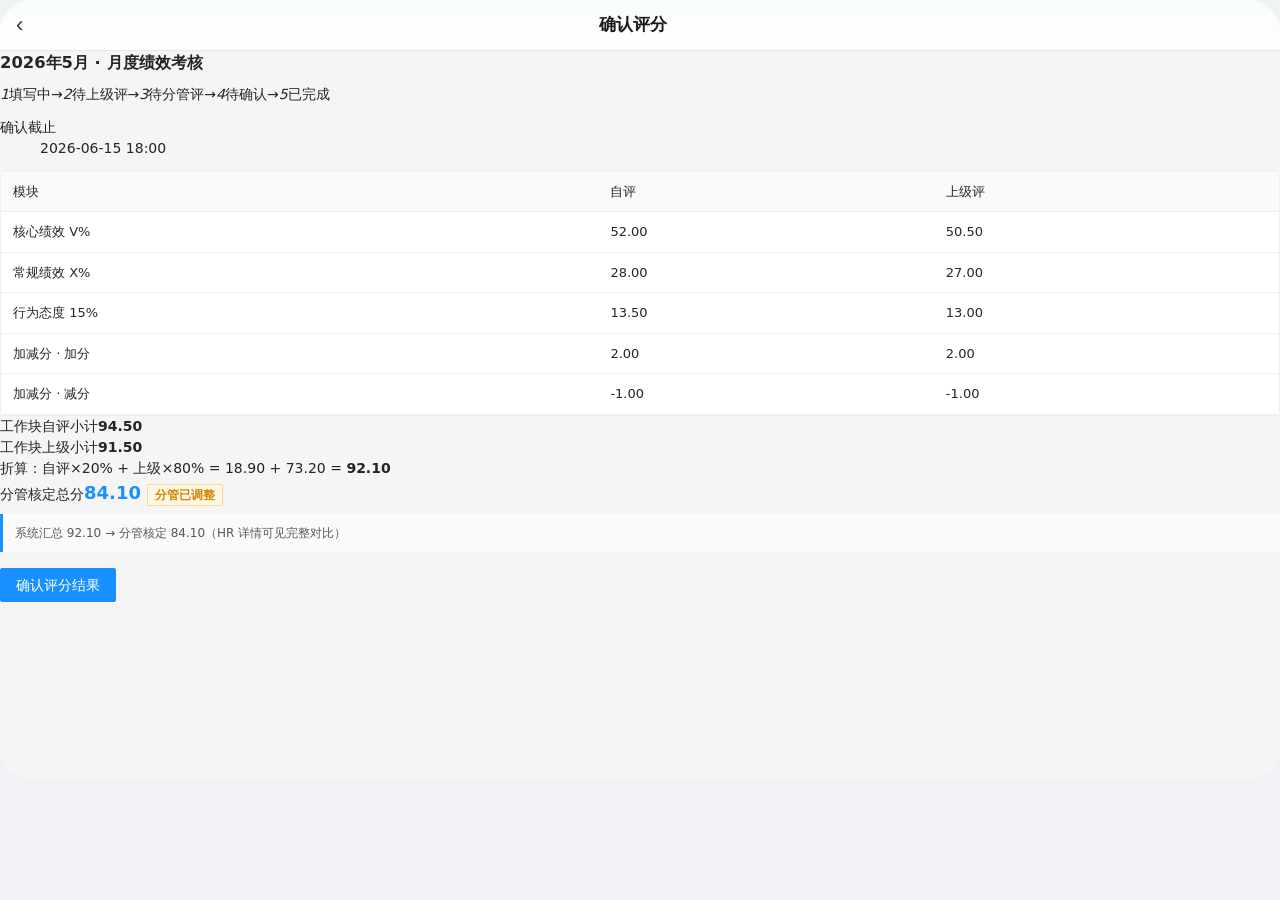
<file: miniapp/score-confirm.html>
﻿<!DOCTYPE html>
<html lang="zh-CN">
<head>
  <meta charset="UTF-8" />
  <meta name="viewport" content="width=device-width, initial-scale=1.0, maximum-scale=1.0" />
  <title>确认评分</title>
  <link rel="stylesheet" href="../assets/6q-theme.css" />
  <link rel="stylesheet" href="../assets/common.css" />
  <link rel="stylesheet" href="../assets/mp-perf.css" />
</head>
<body>
  <div class="mp-screen">
    <div class="mp-subnav">
      <button class="back" type="button" onclick="history.back()">‹</button>
      <span class="title">确认评分</span>
    </div>
    <div class="mp-page-body" id="confirm-body"></div>
  </div>
  <script src="../assets/perf-workflow.js"></script>
  <script src="../assets/perf-score-format.js"></script>
  <script src="../assets/perf-score-summary.js"></script>
  <script src="../assets/score-confirm.js"></script>
  <script>
    var role = new URLSearchParams(location.search).get('role') || 'employee';
    ScoreConfirm.initPage({ role: role, platform: 'miniapp' });
  </script>
</body>
</html>
</file>
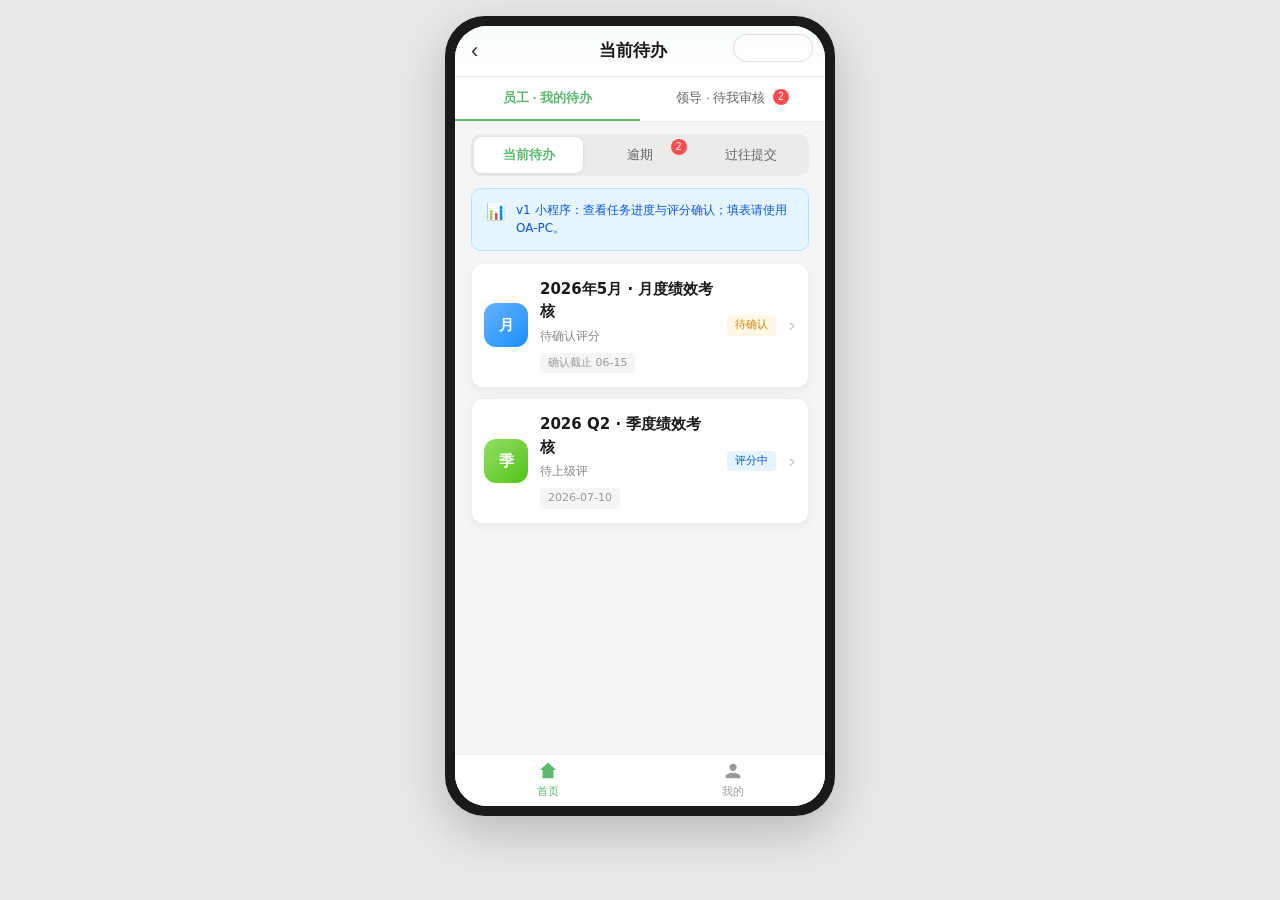
<file: miniapp/task-list.html>
﻿<!DOCTYPE html>

<html lang="zh-CN">

<head>

  <meta charset="UTF-8" />

  <meta name="viewport" content="width=device-width, initial-scale=1.0" />

  <title>绩效 · 当前待办</title>

  <link rel="stylesheet" href="../assets/6q-theme.css" />

  <link rel="stylesheet" href="../assets/common.css" />

  <link rel="stylesheet" href="../assets/mp-perf.css" />
</head>

<body style="background:#e8e8e8">

  <div class="mp-device">

    <div class="mp-screen">

      <div class="mp-capsule" aria-hidden="true"></div>

      <div class="mp-subnav">

        <button class="back" type="button" onclick="location.href='home.html'">‹</button>

        <div class="title" id="mp-page-title">当前待办</div>

      </div>



      <div class="mp-tabs mp-role-tabs" id="role-tabs">

        <button type="button" class="is-active" data-role="employee">员工 · 我的待办</button>

        <button type="button" data-role="leader">领导 · 待我审核 <em class="mp-segment-badge" id="leader-tab-badge" style="position:static;display:inline-block;vertical-align:top;margin-left:4px">2</em></button>

      </div>



      <div class="mp-body" id="employee-panel" style="padding-bottom:56px;background:#f5f5f5">

        <nav class="mp-segment" id="mp-segment"></nav>

        <div class="mp-banner" id="mp-banner"></div>

        <div class="mp-task-list" id="mp-task-list"></div>

      </div>



      <div class="mp-body" id="leader-panel" style="display:none;padding-bottom:56px;background:#f5f5f5">

        <div class="mp-banner" id="leader-banner"></div>

        <div class="mp-task-list" id="leader-task-list"></div>

      </div>



      <nav id="mp-tabbar" class="mp-tabbar"></nav>

    </div>

  </div>

  <script src="../assets/frame.js"></script>

  <script src="../assets/employee-past-copy.js"></script>
  <script src="../assets/mp-tasks.js"></script>

  <script>initMpTaskPage('current', '当前待办');</script>
</body>

</html>
</file>
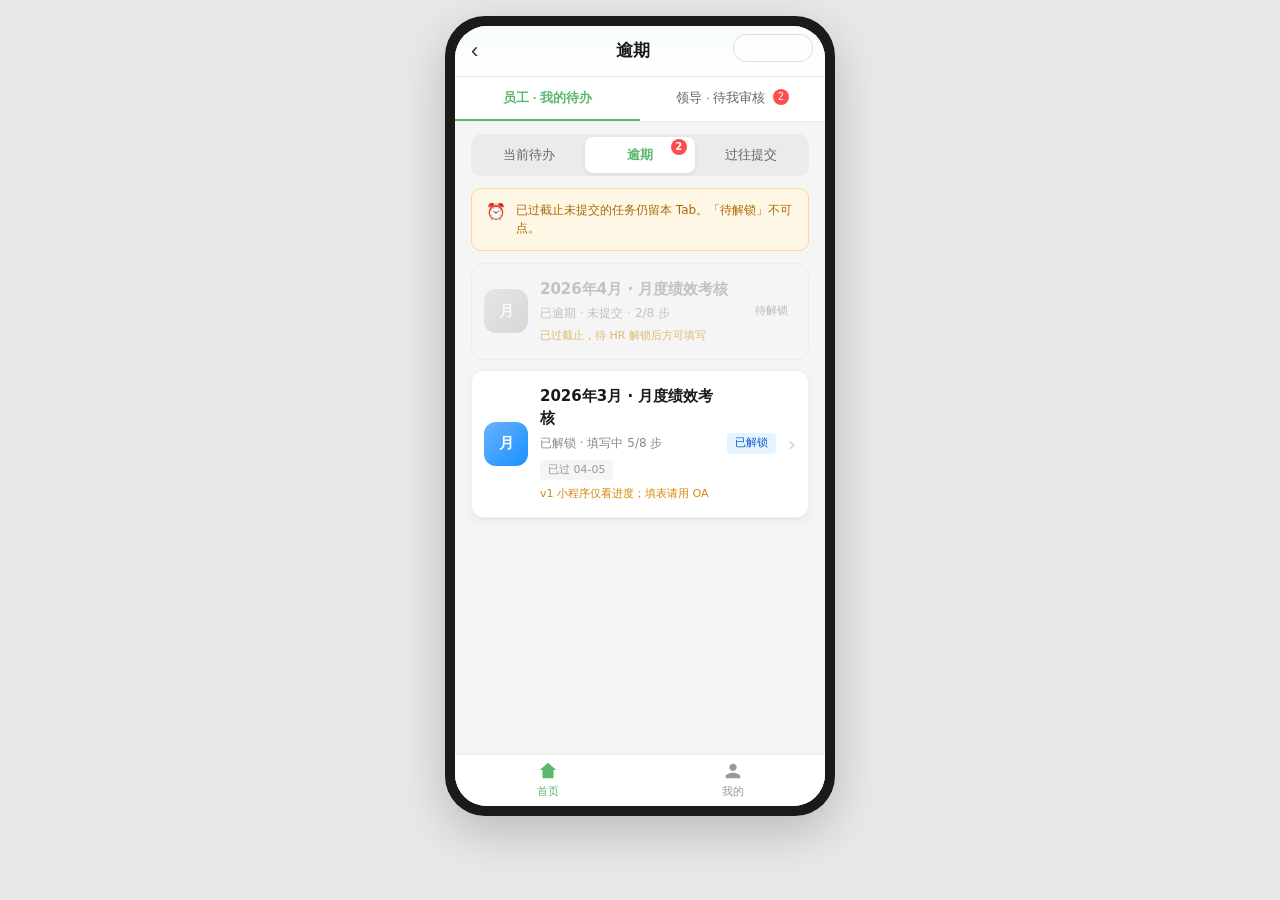
<file: miniapp/task-overdue.html>
﻿<!DOCTYPE html>
<html lang="zh-CN">
<head>
  <meta charset="UTF-8" />
  <meta name="viewport" content="width=device-width, initial-scale=1.0" />
  <title>绩效 · 逾期</title>
  <link rel="stylesheet" href="../assets/6q-theme.css" />
  <link rel="stylesheet" href="../assets/common.css" />
  <link rel="stylesheet" href="../assets/mp-perf.css" />
</head>
<body style="background:#e8e8e8">
  <div class="mp-device">
    <div class="mp-screen">
      <div class="mp-capsule" aria-hidden="true"></div>
      <div class="mp-subnav">
        <button class="back" type="button" onclick="location.href='home.html'">‹</button>
        <div class="title" id="mp-page-title">逾期</div>
      </div>

      <div class="mp-tabs mp-role-tabs" id="role-tabs">
        <button type="button" class="is-active" data-role="employee">员工 · 我的待办</button>
        <button type="button" data-role="leader">领导 · 待我审核 <em class="mp-segment-badge" id="leader-tab-badge" style="position:static;display:inline-block;vertical-align:top;margin-left:4px">2</em></button>
      </div>

      <div class="mp-body" id="employee-panel" style="padding-bottom:56px;background:#f5f5f5">
        <nav class="mp-segment" id="mp-segment"></nav>
        <div class="mp-banner" id="mp-banner"></div>
        <div class="mp-task-list" id="mp-task-list"></div>
      </div>

      <div class="mp-body" id="leader-panel" style="display:none;padding-bottom:56px;background:#f5f5f5">
        <div class="mp-banner" id="leader-banner"></div>
        <div class="mp-task-list" id="leader-task-list"></div>
      </div>
      <nav id="mp-tabbar" class="mp-tabbar"></nav>
    </div>
  </div>
  <script src="../assets/frame.js"></script>
  <script src="../assets/employee-past-copy.js"></script>
  <script src="../assets/mp-tasks.js"></script>
  <script>initMpTaskPage('overdue', '逾期');</script>
</body>
</html>
</file>
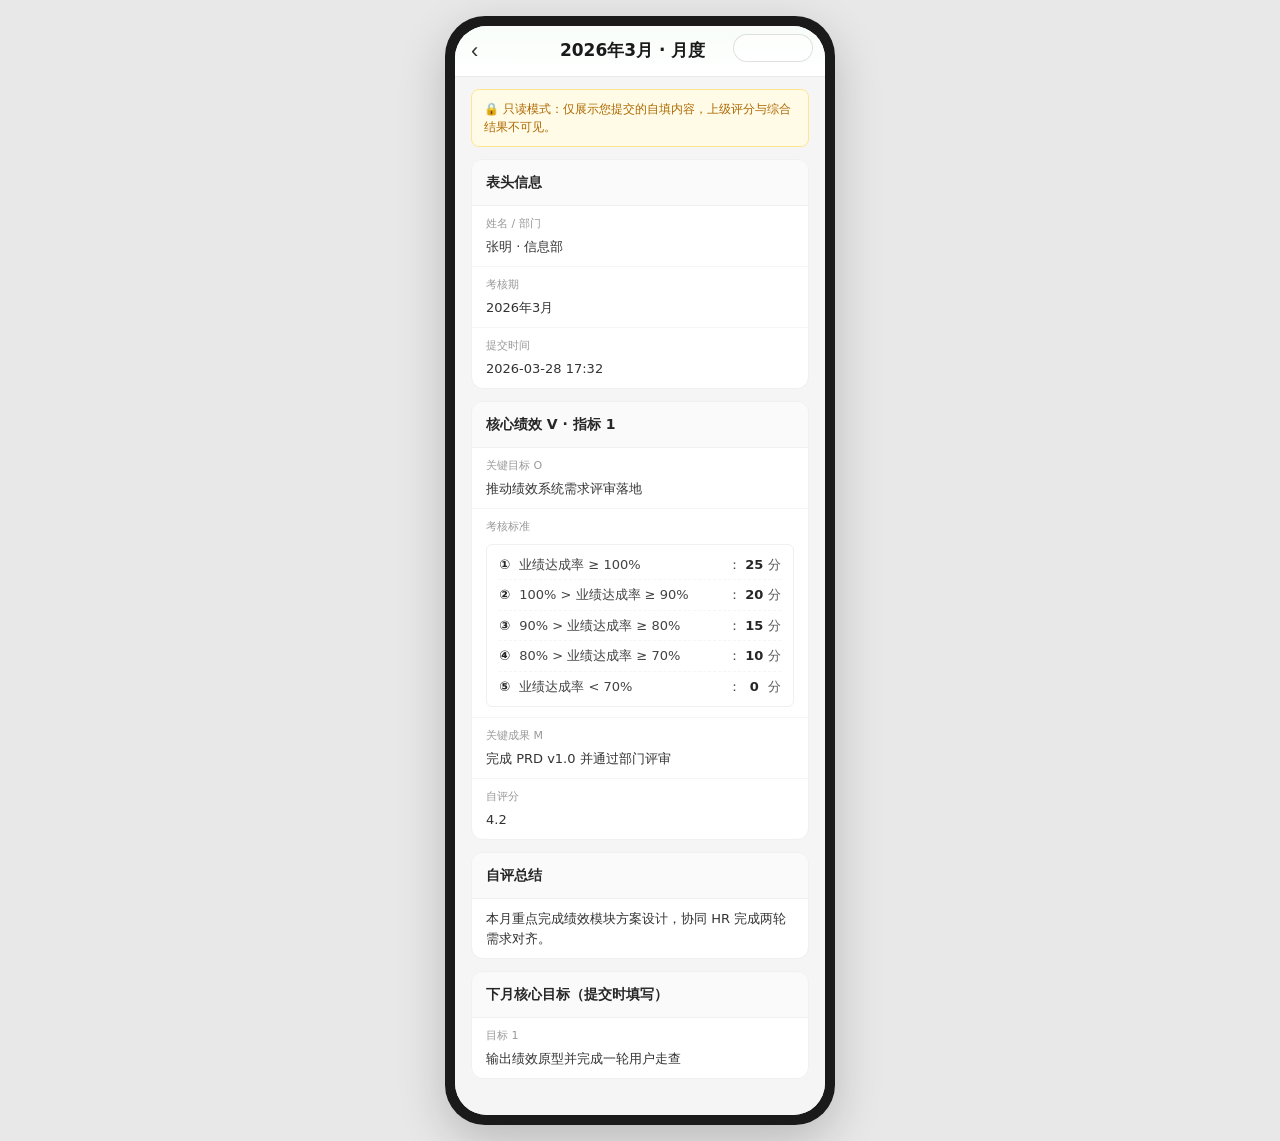
<file: miniapp/task-past-view.html>
﻿<!DOCTYPE html>
<html lang="zh-CN">
<head>
  <meta charset="UTF-8" />
  <meta name="viewport" content="width=device-width, initial-scale=1.0" />
  <title>过往提交 · 查看</title>
  <link rel="stylesheet" href="../assets/6q-theme.css" />
  <link rel="stylesheet" href="../assets/common.css" />
  <link rel="stylesheet" href="../assets/mp-perf.css" />
</head>
<body style="background:#e8e8e8">
  <div class="mp-device">
    <div class="mp-screen">
      <div class="mp-capsule" aria-hidden="true"></div>
      <div class="mp-subnav">
        <button class="back" type="button" onclick="location.href='task-past.html'">‹</button>
        <div class="title">2026年3月 · 月度</div>
      </div>

      <div class="mp-body" style="padding-bottom:24px;background:#f5f5f5">
        <div class="mp-readonly-banner">
          🔒 只读模式：仅展示您提交的自填内容，上级评分与综合结果不可见。
        </div>

        <div class="mp-readonly-section">
          <h3>表头信息</h3>
          <div class="mp-readonly-row"><label>姓名 / 部门</label><p>张明 · 信息部</p></div>
          <div class="mp-readonly-row"><label>考核期</label><p>2026年3月</p></div>
          <div class="mp-readonly-row"><label>提交时间</label><p>2026-03-28 17:32</p></div>
        </div>

        <div class="mp-readonly-section">
          <h3>核心绩效 V · 指标 1</h3>
          <div class="mp-readonly-row"><label>关键目标 O</label><p>推动绩效系统需求评审落地</p></div>
          <div class="mp-readonly-row">
            <label>考核标准</label>
            <ul class="std-tier-list std-tier-list--readonly">
              <li class="std-tier-row"><span class="std-tier-num">①</span><span class="std-tier-label">业绩达成率 ≥ 100%</span><span class="std-tier-colon">：</span><strong class="std-tier-score-read">25</strong><span class="std-tier-unit">分</span></li>
              <li class="std-tier-row"><span class="std-tier-num">②</span><span class="std-tier-label">100% &gt; 业绩达成率 ≥ 90%</span><span class="std-tier-colon">：</span><strong class="std-tier-score-read">20</strong><span class="std-tier-unit">分</span></li>
              <li class="std-tier-row"><span class="std-tier-num">③</span><span class="std-tier-label">90% &gt; 业绩达成率 ≥ 80%</span><span class="std-tier-colon">：</span><strong class="std-tier-score-read">15</strong><span class="std-tier-unit">分</span></li>
              <li class="std-tier-row"><span class="std-tier-num">④</span><span class="std-tier-label">80% &gt; 业绩达成率 ≥ 70%</span><span class="std-tier-colon">：</span><strong class="std-tier-score-read">10</strong><span class="std-tier-unit">分</span></li>
              <li class="std-tier-row"><span class="std-tier-num">⑤</span><span class="std-tier-label">业绩达成率 &lt; 70%</span><span class="std-tier-colon">：</span><strong class="std-tier-score-read">0</strong><span class="std-tier-unit">分</span></li>
            </ul>
          </div>
          <div class="mp-readonly-row"><label>关键成果 M</label><p>完成 PRD v1.0 并通过部门评审</p></div>
          <div class="mp-readonly-row"><label>自评分</label><p>4.2</p></div>
        </div>

        <div class="mp-readonly-section">
          <h3>自评总结</h3>
          <div class="mp-readonly-row"><p>本月重点完成绩效模块方案设计，协同 HR 完成两轮需求对齐。</p></div>
        </div>

        <div class="mp-readonly-section">
          <h3>下月核心目标（提交时填写）</h3>
          <div class="mp-readonly-row"><label>目标 1</label><p>输出绩效原型并完成一轮用户走查</p></div>
        </div>
      </div>
    </div>
  </div>
</body>
</html>
</file>
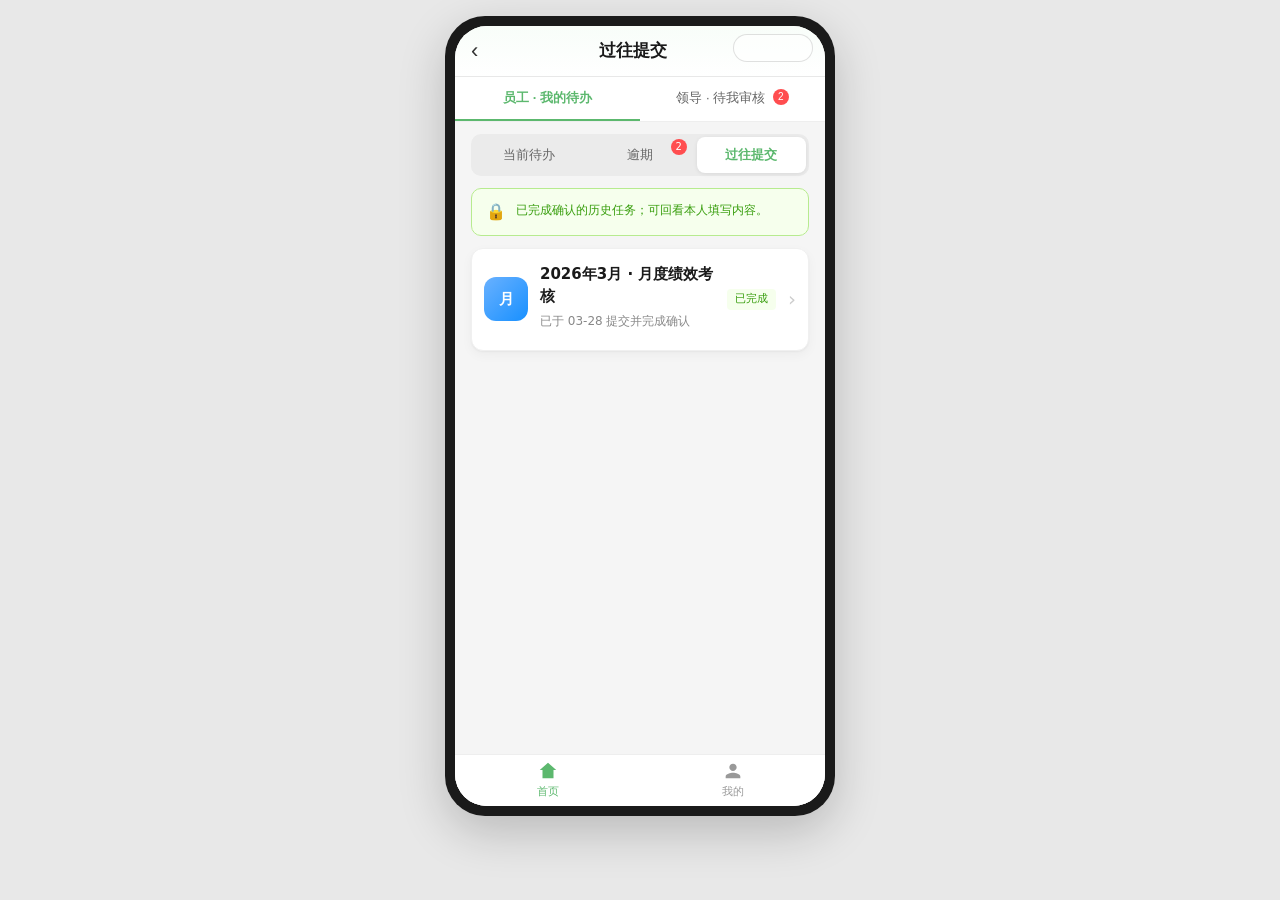
<file: miniapp/task-past.html>
﻿<!DOCTYPE html>
<html lang="zh-CN">
<head>
  <meta charset="UTF-8" />
  <meta name="viewport" content="width=device-width, initial-scale=1.0" />
  <title>绩效 · 过往提交</title>
  <link rel="stylesheet" href="../assets/6q-theme.css" />
  <link rel="stylesheet" href="../assets/common.css" />
  <link rel="stylesheet" href="../assets/mp-perf.css" />
</head>
<body style="background:#e8e8e8">
  <div class="mp-device">
    <div class="mp-screen">
      <div class="mp-capsule" aria-hidden="true"></div>
      <div class="mp-subnav">
        <button class="back" type="button" onclick="location.href='home.html'">‹</button>
        <div class="title" id="mp-page-title">过往提交</div>
      </div>

      <div class="mp-tabs mp-role-tabs" id="role-tabs">
        <button type="button" class="is-active" data-role="employee">员工 · 我的待办</button>
        <button type="button" data-role="leader">领导 · 待我审核 <em class="mp-segment-badge" id="leader-tab-badge" style="position:static;display:inline-block;vertical-align:top;margin-left:4px">2</em></button>
      </div>

      <div class="mp-body" id="employee-panel" style="padding-bottom:56px;background:#f5f5f5">
        <nav class="mp-segment" id="mp-segment"></nav>
        <div class="mp-banner" id="mp-banner"></div>
        <div class="mp-task-list" id="mp-task-list"></div>
      </div>

      <div class="mp-body" id="leader-panel" style="display:none;padding-bottom:56px;background:#f5f5f5">
        <div class="mp-banner" id="leader-banner"></div>
        <div class="mp-task-list" id="leader-task-list"></div>
      </div>
      <nav id="mp-tabbar" class="mp-tabbar"></nav>
    </div>
  </div>
  <script src="../assets/frame.js"></script>
  <script src="../assets/mp-tasks.js"></script>
  <script>initMpTaskPage('past', '过往提交');</script>
</body>
</html>
</file>
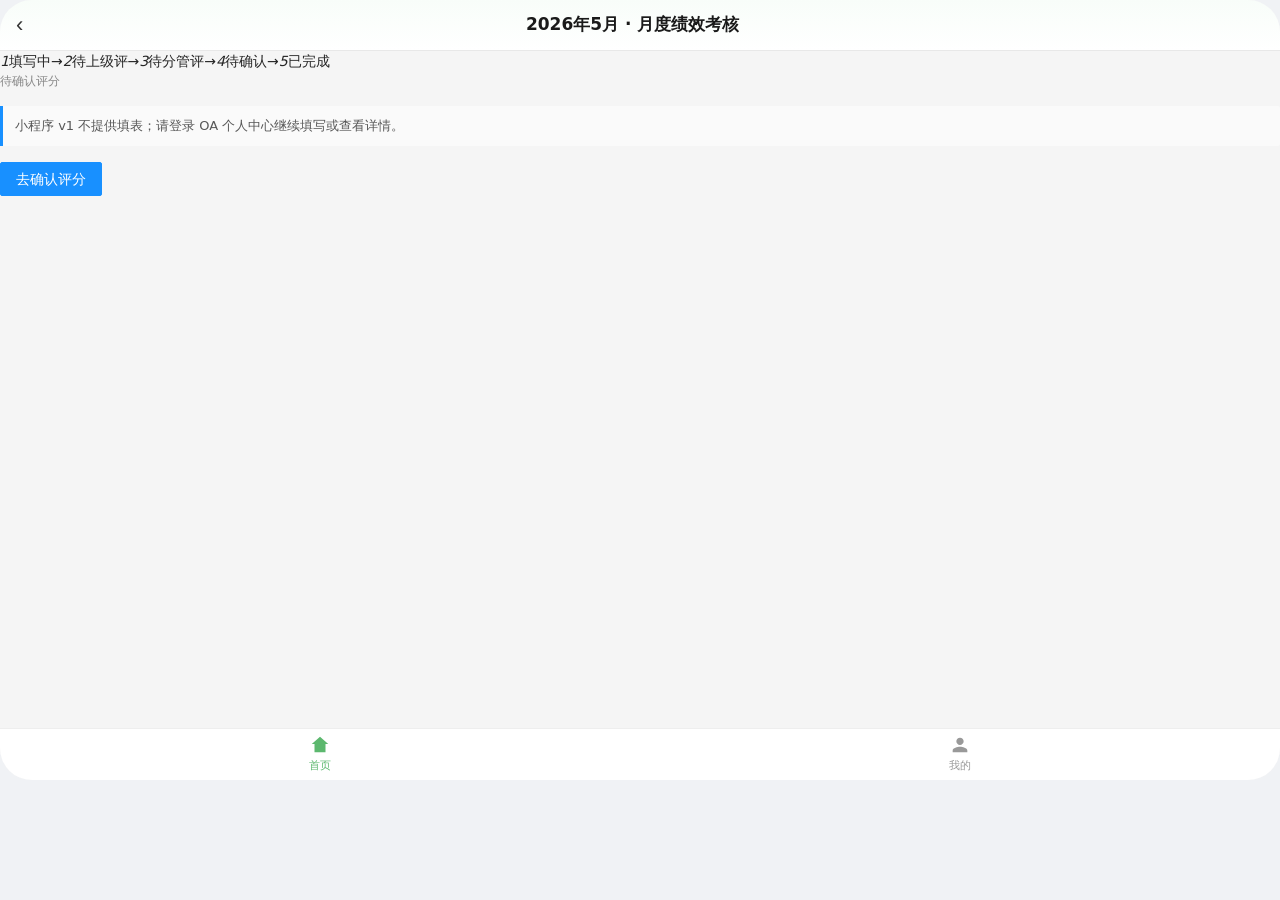
<file: miniapp/task-progress.html>
﻿<!DOCTYPE html>
<html lang="zh-CN">
<head>
  <meta charset="UTF-8" />
  <meta name="viewport" content="width=device-width, initial-scale=1.0, maximum-scale=1.0" />
  <title>任务进度</title>
  <link rel="stylesheet" href="../assets/6q-theme.css" />
  <link rel="stylesheet" href="../assets/common.css" />
  <link rel="stylesheet" href="../assets/mp-perf.css" />
</head>
<body>
  <div class="mp-screen">
    <div class="mp-subnav">
      <button class="back" type="button" onclick="location.href='task-list.html'">‹</button>
      <span class="title" id="progress-title">任务进度</span>
    </div>
    <div class="mp-page-body">
      <div id="progress-steps"></div>
      <div id="progress-detail" class="mp-progress-detail"></div>
      <div id="progress-actions" style="margin-top:16px"></div>
    </div>
    <nav id="mp-tabbar" class="mp-tabbar"></nav>
  </div>
  <script src="../assets/frame.js"></script>
  <script src="../assets/perf-workflow.js"></script>
  <script src="../assets/mp-tasks.js"></script>
  <script>
    renderMpTabbar('home');
    MpTasks.initTaskProgressPage();
  </script>
</body>
</html>
</file>
<file: assets/portal.css>
/**
 * 企业知识库 · OA 门户样式与 PC 端小Q 抽屉入口
 */
:root {
  --portal-orange: #f5a623;
  --portal-orange-dark: #e8940f;
  --portal-orange-bg: #fff7e6;
  --portal-orange-bar: #f5a623;
  --portal-text: #333333;
  --portal-text-secondary: #666666;
  --portal-text-muted: #999999;
  --portal-border: #e8e8e8;
  --portal-bg: #f0f2f5;
  --portal-surface: #ffffff;
  --portal-font: "PingFang SC", "Microsoft YaHei", -apple-system, sans-serif;
  --portal-topbar-h: 50px;
  --kb-drawer-w: 420px;
  --kb-fab-size: 56px;
}

* { box-sizing: border-box; }

body {
  margin: 0;
  font-family: var(--portal-font);
  font-size: 14px;
  color: var(--portal-text);
  background: var(--portal-bg);
  line-height: 1.5;
}

.portal-app {
  display: flex;
  flex-direction: column;
  min-height: 100vh;
}

/* ── 顶栏 ── */
.portal-topbar {
  display: flex;
  align-items: center;
  height: var(--portal-topbar-h);
  padding: 0 16px 0 12px;
  background: var(--portal-surface);
  border-bottom: 1px solid var(--portal-border);
  flex-shrink: 0;
  gap: 4px;
}

.portal-home-icon {
  width: 32px;
  height: 32px;
  display: flex;
  align-items: center;
  justify-content: center;
  color: var(--portal-orange);
  flex-shrink: 0;
  text-decoration: none;
}

.portal-home-icon svg { width: 20px; height: 20px; fill: currentColor; }

.portal-modules {
  display: flex;
  flex: 1;
  align-items: center;
  gap: 0;
  overflow-x: auto;
  scrollbar-width: none;
}

.portal-modules::-webkit-scrollbar { display: none; }

.portal-modules a {
  padding: 14px 14px;
  color: var(--portal-text-secondary);
  text-decoration: none;
  font-size: 14px;
  white-space: nowrap;
  border-bottom: 2px solid transparent;
  transition: color 0.15s;
}

.portal-modules a:hover { color: var(--portal-orange); }

.portal-modules a.is-active {
  color: var(--portal-orange);
  border-bottom-color: var(--portal-orange);
  font-weight: 500;
}

.portal-topright {
  display: flex;
  align-items: center;
  gap: 16px;
  flex-shrink: 0;
  color: var(--portal-text-secondary);
}

.portal-icon-btn {
  position: relative;
  width: 32px;
  height: 32px;
  display: flex;
  align-items: center;
  justify-content: center;
  border: none;
  background: none;
  cursor: pointer;
  color: #888;
  padding: 0;
  border-radius: 4px;
}

.portal-icon-btn:hover { background: #f5f5f5; color: #555; }
.portal-icon-btn svg { width: 18px; height: 18px; fill: currentColor; }

.portal-badge {
  position: absolute;
  top: 2px;
  right: 2px;
  min-width: 16px;
  height: 16px;
  padding: 0 4px;
  background: #ff4d4f;
  color: #fff;
  font-size: 10px;
  border-radius: 8px;
  display: flex;
  align-items: center;
  justify-content: center;
  line-height: 1;
}

.portal-divider {
  width: 1px;
  height: 20px;
  background: var(--portal-border);
}

.portal-user {
  display: flex;
  align-items: center;
  gap: 8px;
  font-size: 13px;
  color: var(--portal-text);
  cursor: default;
}

.portal-user-avatar {
  width: 32px;
  height: 32px;
  border-radius: 50%;
  object-fit: cover;
  background: #d9d9d9;
}

/* ── 面包屑行 ── */
.portal-subbar {
  display: flex;
  align-items: center;
  justify-content: space-between;
  padding: 10px 20px;
  background: var(--portal-surface);
  border-bottom: 1px solid var(--portal-border);
  font-size: 13px;
  color: var(--portal-text-muted);
}

.portal-breadcrumb strong { color: var(--portal-text); font-weight: normal; }

.portal-subbar-btn {
  display: inline-flex;
  align-items: center;
  gap: 4px;
  padding: 4px 12px;
  border: 1px solid var(--portal-border);
  border-radius: 4px;
  background: var(--portal-surface);
  font-size: 12px;
  color: var(--portal-text-secondary);
  cursor: pointer;
  font-family: inherit;
}

.portal-subbar-btn:hover { border-color: var(--portal-orange); color: var(--portal-orange); }

/* ── 主内容 ── */
.portal-main {
  flex: 1;
  padding: 16px 20px 80px;
  overflow: auto;
}

.portal-section {
  background: var(--portal-surface);
  border: 1px solid var(--portal-border);
  margin-bottom: 16px;
}

.portal-section-head {
  display: flex;
  align-items: center;
  padding: 12px 16px;
  border-bottom: 1px solid var(--portal-border);
  font-size: 15px;
  font-weight: 600;
  color: var(--portal-text);
}

.portal-section-head::before {
  content: "";
  width: 4px;
  height: 16px;
  background: var(--portal-orange-bar);
  margin-right: 10px;
  border-radius: 1px;
  flex-shrink: 0;
}

.portal-section-body { padding: 20px 24px; }

/* 个人信息栏 */
.profile-row {
  display: flex;
  align-items: center;
  justify-content: space-between;
  gap: 24px;
  flex-wrap: wrap;
}

.profile-left {
  display: flex;
  align-items: center;
  gap: 16px;
}

.profile-avatar {
  width: 64px;
  height: 64px;
  border-radius: 50%;
  object-fit: cover;
  background: linear-gradient(135deg, #ffd591 0%, #f5a623 100%);
}

.profile-greeting {
  font-size: 16px;
  font-weight: 500;
  margin: 0 0 6px;
  color: var(--portal-text);
}

.profile-dept {
  font-size: 13px;
  color: var(--portal-text-muted);
  margin: 0;
}

.profile-stats {
  display: flex;
  gap: 32px;
  flex-wrap: wrap;
}

.stat-item {
  text-align: center;
  min-width: 72px;
}

.stat-ring {
  width: 56px;
  height: 56px;
  border-radius: 50%;
  border: 3px solid;
  display: flex;
  align-items: center;
  justify-content: center;
  font-size: 18px;
  font-weight: 600;
  margin: 0 auto 8px;
}

.stat-ring--blue { border-color: #1890ff; color: #1890ff; }
.stat-ring--navy { border-color: #2f54eb; color: #2f54eb; }
.stat-ring--teal { border-color: #13c2c2; color: #13c2c2; }
.stat-ring--green { border-color: #52c41a; color: #52c41a; }

.stat-label {
  font-size: 12px;
  color: var(--portal-text-muted);
}

/* 待办表格 */
.portal-table-wrap { overflow-x: auto; }

.portal-table {
  width: 100%;
  border-collapse: collapse;
  font-size: 13px;
}

.portal-table th,
.portal-table td {
  padding: 12px 16px;
  text-align: left;
  border-bottom: 1px solid var(--portal-border);
}

.portal-table th {
  background: #fafafa;
  font-weight: 500;
  color: var(--portal-text-secondary);
  white-space: nowrap;
}

.portal-table tbody tr:hover td { background: #fafafa; }

.portal-table td:first-child { color: var(--portal-text-muted); width: 48px; text-align: center; }

.portal-table a {
  color: var(--portal-text);
  text-decoration: none;
}

.portal-table a:hover { color: var(--portal-orange); }

/* ── FAB（强化版：胶囊 + 涟漪 + 引导气泡）── */
.kb-fab-wrap {
  position: fixed;
  right: 24px;
  bottom: 24px;
  z-index: 900;
  display: flex;
  flex-direction: column;
  align-items: flex-end;
  gap: 10px;
}

.kb-fab-wrap.is-drawer-open .kb-fab-hint,
.kb-fab-wrap.is-drawer-open .kb-fab-ripples {
  opacity: 0;
  pointer-events: none;
}

/* 引导气泡 */
.kb-fab-hint {
  position: relative;
  padding: 10px 16px;
  background: var(--portal-surface);
  border: 1px solid #ffe7ba;
  border-radius: 12px;
  font-size: 13px;
  font-weight: 500;
  color: var(--portal-text);
  box-shadow: 0 6px 20px rgba(245, 166, 35, 0.22);
  white-space: nowrap;
  animation: hint-float 3s ease-in-out infinite, hint-enter 0.6s ease-out;
  transform-origin: right bottom;
}

.kb-fab-hint::after {
  content: "";
  position: absolute;
  right: 28px;
  bottom: -6px;
  width: 12px;
  height: 12px;
  background: var(--portal-surface);
  border-right: 1px solid #ffe7ba;
  border-bottom: 1px solid #ffe7ba;
  transform: rotate(45deg);
}

.kb-fab-hint strong {
  color: var(--portal-orange-dark);
  font-weight: 600;
}

.kb-fab-hint-close {
  margin-left: 10px;
  padding: 0 4px;
  border: none;
  background: none;
  color: #bbb;
  cursor: pointer;
  font-size: 16px;
  line-height: 1;
  vertical-align: middle;
}

.kb-fab-hint-close:hover { color: #666; }

.kb-fab-hint.is-dismissed {
  display: none;
}

/* 涟漪环 */
.kb-fab-ripples {
  position: absolute;
  right: 0;
  bottom: 0;
  width: 200px;
  height: 64px;
  pointer-events: none;
}

.kb-fab-ripples span {
  position: absolute;
  right: 20px;
  bottom: 20px;
  width: 48px;
  height: 48px;
  border-radius: 50%;
  border: 2px solid rgba(245, 166, 35, 0.45);
  animation: fab-ripple 2.4s ease-out infinite;
}

.kb-fab-ripples span:nth-child(2) { animation-delay: 0.8s; }
.kb-fab-ripples span:nth-child(3) { animation-delay: 1.6s; }

.kb-fab-inner {
  position: relative;
  z-index: 1;
}

.kb-fab {
  display: flex;
  align-items: center;
  gap: 12px;
  padding: 12px 20px 12px 14px;
  border: none;
  border-radius: 999px;
  background: linear-gradient(135deg, #ffc53d 0%, #f5a623 45%, #e8940f 100%);
  color: #fff;
  cursor: pointer;
  box-shadow:
    0 6px 24px rgba(245, 166, 35, 0.5),
    0 0 0 1px rgba(255, 255, 255, 0.25) inset;
  font-family: inherit;
  overflow: hidden;
  position: relative;
  animation: fab-bounce 2.8s ease-in-out infinite;
  transition: transform 0.2s, box-shadow 0.2s;
}

.kb-fab::before {
  content: "";
  position: absolute;
  top: 0;
  left: -100%;
  width: 60%;
  height: 100%;
  background: linear-gradient(90deg, transparent, rgba(255, 255, 255, 0.35), transparent);
  animation: fab-shine 3.5s ease-in-out infinite;
}

.kb-fab:hover {
  transform: scale(1.04) translateY(-2px);
  box-shadow:
    0 10px 32px rgba(245, 166, 35, 0.55),
    0 0 0 1px rgba(255, 255, 255, 0.3) inset;
  animation: none;
}

.kb-fab:active {
  transform: scale(0.98);
}

.kb-fab-icon {
  width: 40px;
  height: 40px;
  border-radius: 50%;
  background: rgba(255, 255, 255, 0.22);
  display: flex;
  align-items: center;
  justify-content: center;
  flex-shrink: 0;
}

.kb-fab-icon svg {
  width: 22px;
  height: 22px;
  fill: currentColor;
}

.kb-fab-text {
  display: flex;
  flex-direction: column;
  align-items: flex-start;
  text-align: left;
  line-height: 1.25;
}

.kb-fab-title {
  font-size: 15px;
  font-weight: 700;
  letter-spacing: 0.02em;
}

.kb-fab-sub {
  font-size: 11px;
  font-weight: 500;
  opacity: 0.9;
  margin-top: 2px;
}

@keyframes fab-bounce {
  0%, 100% { transform: translateY(0); }
  50% { transform: translateY(-5px); }
}

@keyframes fab-shine {
  0%, 70%, 100% { left: -100%; }
  35% { left: 150%; }
}

@keyframes fab-ripple {
  0% {
    transform: scale(0.6);
    opacity: 0.7;
  }
  100% {
    transform: scale(2.8);
    opacity: 0;
  }
}

@keyframes hint-float {
  0%, 100% { transform: translateY(0); }
  50% { transform: translateY(-4px); }
}

@keyframes hint-enter {
  from {
    opacity: 0;
    transform: translateY(12px) scale(0.92);
  }
  to {
    opacity: 1;
    transform: translateY(0) scale(1);
  }
}

@media (prefers-reduced-motion: reduce) {
  .kb-fab,
  .kb-fab::before,
  .kb-fab-ripples span,
  .kb-fab-hint {
    animation: none !important;
  }
  .kb-fab-hint { opacity: 1; transform: none; }
}

@media (max-width: 480px) {
  .kb-fab-wrap { right: 12px; bottom: 12px; }
  .kb-fab-sub { display: none; }
  .kb-fab { padding: 10px 16px 10px 12px; }
  .kb-fab-hint { font-size: 12px; max-width: 200px; white-space: normal; }
}

/* ── 遮罩 + 抽屉 ── */
.kb-overlay {
  position: fixed;
  inset: 0;
  background: rgba(0, 0, 0, 0.35);
  z-index: 1000;
  opacity: 0;
  visibility: hidden;
  transition: opacity 0.28s, visibility 0.28s;
}

.kb-overlay.is-open {
  opacity: 1;
  visibility: visible;
}

.kb-drawer {
  position: fixed;
  top: 0;
  right: 0;
  width: var(--kb-drawer-w);
  max-width: 100vw;
  height: 100vh;
  background: #f7f8fa;
  z-index: 1001;
  display: flex;
  flex-direction: column;
  box-shadow: -4px 0 24px rgba(0, 0, 0, 0.12);
  transform: translateX(100%);
  transition: transform 0.32s cubic-bezier(0.4, 0, 0.2, 1);
}

.kb-drawer.is-open { transform: translateX(0); }

.kb-drawer-head {
  display: flex;
  align-items: center;
  justify-content: space-between;
  padding: 14px 16px;
  background: var(--portal-surface);
  border-bottom: 1px solid var(--portal-border);
  flex-shrink: 0;
}

.kb-drawer-title {
  font-size: 15px;
  font-weight: 600;
  margin: 0;
  display: flex;
  align-items: center;
  gap: 8px;
}

.kb-drawer-title-icon {
  width: 28px;
  height: 28px;
  border-radius: 8px;
  background: linear-gradient(135deg, #fff7e6, #ffe7ba);
  display: flex;
  align-items: center;
  justify-content: center;
  font-size: 14px;
}

.kb-drawer-close {
  width: 32px;
  height: 32px;
  border: none;
  background: none;
  cursor: pointer;
  color: #999;
  font-size: 20px;
  line-height: 1;
  border-radius: 4px;
  display: flex;
  align-items: center;
  justify-content: center;
}

.kb-drawer-close:hover { background: #f5f5f5; color: #333; }

.kb-chat-body {
  flex: 1;
  overflow-y: auto;
  padding: 16px;
  display: flex;
  flex-direction: column;
  gap: 16px;
}

.kb-msg {
  display: flex;
  gap: 10px;
  align-items: flex-start;
}

.kb-msg--user { flex-direction: row-reverse; }

.kb-msg-avatar {
  width: 36px;
  height: 36px;
  border-radius: 10px;
  flex-shrink: 0;
  display: flex;
  align-items: center;
  justify-content: center;
  font-size: 16px;
}

.kb-msg-avatar--bot {
  background: linear-gradient(135deg, #fff7e6, #ffd591);
}

.kb-msg-avatar--user {
  background: #e6f7ff;
  font-size: 12px;
  font-weight: 600;
  color: #1890ff;
}

.kb-msg-bubble {
  max-width: calc(100% - 50px);
  padding: 12px 14px;
  border-radius: 12px;
  font-size: 14px;
  line-height: 1.65;
  background: var(--portal-surface);
  box-shadow: 0 1px 4px rgba(0, 0, 0, 0.06);
}

.kb-msg--user .kb-msg-bubble {
  background: #1890ff;
  color: #fff;
}

.kb-msg-bubble p { margin: 0 0 8px; }
.kb-msg-bubble p:last-child { margin-bottom: 0; }

.kb-chips {
  display: flex;
  flex-wrap: wrap;
  gap: 8px;
  margin-top: 12px;
}

.kb-chip {
  padding: 6px 12px;
  border: 1px solid #d6e4ff;
  border-radius: 16px;
  background: #f0f5ff;
  color: #2f54eb;
  font-size: 12px;
  cursor: pointer;
  font-family: inherit;
  transition: background 0.15s, border-color 0.15s;
  text-align: left;
  line-height: 1.4;
}

.kb-chip:hover {
  background: #d6e4ff;
  border-color: #adc6ff;
}

.kb-cite {
  margin-top: 10px;
  padding-top: 10px;
  border-top: 1px dashed var(--portal-border);
  font-size: 12px;
  color: var(--portal-text-muted);
}

.kb-cite a {
  color: #2f54eb;
  text-decoration: none;
}

.kb-cite a:hover { text-decoration: underline; }

.kb-drawer-foot {
  padding: 12px 16px 16px;
  background: var(--portal-surface);
  border-top: 1px solid var(--portal-border);
  flex-shrink: 0;
}

.kb-input-wrap {
  display: flex;
  align-items: flex-end;
  gap: 8px;
  padding: 8px 12px;
  border: 1px solid var(--portal-border);
  border-radius: 12px;
  background: #fafafa;
}

.kb-input-wrap:focus-within {
  border-color: #91d5ff;
  background: #fff;
  box-shadow: 0 0 0 2px rgba(24, 144, 255, 0.1);
}

.kb-input {
  flex: 1;
  border: none;
  background: transparent;
  font-size: 14px;
  font-family: inherit;
  resize: none;
  outline: none;
  min-height: 22px;
  max-height: 100px;
  line-height: 1.5;
  padding: 4px 0;
}

.kb-input::placeholder { color: #bbb; }

.kb-input-actions {
  display: flex;
  align-items: center;
  gap: 6px;
  flex-shrink: 0;
}

.kb-attach-btn {
  width: 32px;
  height: 32px;
  border: none;
  background: none;
  cursor: pointer;
  color: #bbb;
  display: flex;
  align-items: center;
  justify-content: center;
  border-radius: 6px;
}

.kb-attach-btn:hover { color: #888; background: #f0f0f0; }

.kb-send-btn {
  width: 34px;
  height: 34px;
  border: none;
  border-radius: 50%;
  background: #1890ff;
  color: #fff;
  cursor: pointer;
  display: flex;
  align-items: center;
  justify-content: center;
  transition: background 0.15s;
}

.kb-send-btn:hover { background: #40a9ff; }
.kb-send-btn:disabled { background: #d9d9d9; cursor: not-allowed; }

.kb-send-btn svg { width: 16px; height: 16px; fill: currentColor; }

.kb-typing {
  display: flex;
  gap: 4px;
  padding: 4px 0;
}

.kb-typing span {
  width: 6px;
  height: 6px;
  border-radius: 50%;
  background: #ccc;
  animation: typing 1.2s infinite;
}

.kb-typing span:nth-child(2) { animation-delay: 0.2s; }
.kb-typing span:nth-child(3) { animation-delay: 0.4s; }

@keyframes typing {
  0%, 60%, 100% { transform: translateY(0); opacity: 0.4; }
  30% { transform: translateY(-4px); opacity: 1; }
}

@media (max-width: 480px) {
  .profile-stats { gap: 16px; }
}
</file>
<file: assets/oa-assistant.css>
.portal-home {
  display: flex;
  align-items: stretch;
  gap: 16px;
  min-height: 0;
  padding-bottom: 16px;
}

.portal-home-feed {
  flex: 1;
  min-width: 0;
}

.oa-assist-backdrop {
  position: fixed;
  inset: 0;
  z-index: 1700;
  background: rgba(15, 23, 42, 0.48);
  backdrop-filter: blur(4px);
}

.oa-assist-backdrop[hidden] { display: none !important; }

.oa-assist {
  position: fixed;
  top: 50%;
  left: 50%;
  z-index: 1701;
  transform: translate(-50%, -50%);
  width: min(90vw, 1480px);
  height: 88vh;
  max-height: calc(100vh - 48px);
  min-height: 640px;
  display: flex;
  flex-direction: column;
  background: #fff;
  border: 1px solid #dbe4ec;
  border-radius: 18px;
  overflow: hidden;
  box-shadow: 0 28px 80px rgba(15, 23, 42, 0.28);
}

.oa-assist[hidden],
.oa-assist-launcher[hidden] {
  display: none !important;
}

.oa-assist__bar {
  display: flex;
  align-items: center;
  justify-content: space-between;
  gap: 16px;
  min-height: 66px;
  padding: 12px 18px;
  background: #fbfcfd;
  border-bottom: 1px solid #e4ebf1;
  color: #172033;
  flex-shrink: 0;
}

.oa-assist__head-main {
  display: flex;
  align-items: center;
  gap: 10px;
  min-width: 0;
}

.oa-assist__brand {
  width: 36px;
  height: 36px;
  flex-shrink: 0;
  display: grid;
  place-items: center;
  border-radius: 10px;
  background: #2f6bff;
  color: #fff;
  font-size: 13px;
  font-weight: 700;
  box-shadow: 0 6px 16px rgba(47, 107, 255, 0.2);
}

.oa-assist__bar strong {
  display: block;
  font-size: 15px;
  font-weight: 600;
}

.oa-assist__sub {
  margin: 3px 0 0;
  color: #7a8999;
  font-size: 11px;
  white-space: nowrap;
  overflow: hidden;
  text-overflow: ellipsis;
}

.oa-assist__collapse {
  width: 30px;
  height: 30px;
  flex-shrink: 0;
  border: 0;
  border-radius: 8px;
  background: #edf2f6;
  color: #536477;
  font-size: 18px;
  line-height: 1;
  cursor: pointer;
}

.oa-assist__collapse:hover { background: #e1e9ef; color: #1f2937; }

.oa-assist__body {
  flex: 1;
  min-height: 0;
  display: flex;
  background: #fff;
}

.oa-ws {
  display: flex;
  flex: 1;
  min-width: 0;
  min-height: 0;
}

.oa-rail {
  width: 52px;
  flex-shrink: 0;
  display: flex;
  flex-direction: column;
  align-items: center;
  gap: 6px;
  padding: 10px 0;
  background: #fff;
  border-right: 1px solid #eceff3;
}

.oa-rail button {
  width: 36px;
  height: 36px;
  border: 0;
  border-radius: 10px;
  background: transparent;
  color: #667085;
  cursor: pointer;
  display: grid;
  place-items: center;
}

.oa-rail button svg { width: 18px; height: 18px; fill: currentColor; }
.oa-rail button.is-on { background: #efe8ff; color: #6941c6; }
.oa-rail button:hover { background: #f3f4f6; }

.oa-side__title {
  padding: 16px 16px 8px;
  font-size: 12px;
  font-weight: 600;
  color: #344054;
}

.oa-side {
  width: 244px;
  flex-shrink: 0;
  display: flex;
  flex-direction: column;
  min-height: 0;
  background: #f3f8fa;
  border-right: 1px solid #e4ebf1;
}

.oa-tabs {
  display: flex;
  gap: 16px;
  padding: 12px 14px 0;
  border-bottom: 1px solid #f0f1f4;
}

.oa-tabs button {
  border: 0;
  background: none;
  padding: 0 0 8px;
  font: inherit;
  font-size: 14px;
  color: #667085;
  cursor: pointer;
  border-bottom: 2px solid transparent;
}

.oa-tabs button.is-on {
  color: #6941c6;
  border-bottom-color: #6941c6;
  font-weight: 600;
}

.oa-add {
  margin: 10px 12px;
  height: 32px;
  border: 1px dashed #d0d5dd;
  border-radius: 8px;
  background: #fff;
  color: #344054;
  font: inherit;
  cursor: pointer;
}

.oa-add:hover { border-color: #6941c6; color: #6941c6; }

.oa-list {
  flex: 1;
  overflow: auto;
  padding: 0 10px 12px;
}

.oa-item {
  width: 100%;
  display: flex;
  align-items: center;
  gap: 10px;
  padding: 10px;
  border: 1px solid transparent;
  border-radius: 10px;
  background: transparent;
  text-align: left;
  font: inherit;
  color: #1d2939;
  cursor: pointer;
}

.oa-item.is-on {
  background: #fff;
  border-color: #dbe4ec;
  box-shadow: 0 1px 2px rgba(16, 24, 40, 0.06);
}
.oa-item:hover { background: #fff; }

.oa-avatar {
  width: 32px;
  height: 32px;
  border-radius: 50%;
  display: grid;
  place-items: center;
  color: #fff;
  font-size: 13px;
  flex-shrink: 0;
}

.oa-item small,
.oa-doc small {
  display: block;
  color: #98a2b3;
  font-size: 12px;
  white-space: nowrap;
  overflow: hidden;
  text-overflow: ellipsis;
}

.oa-chat {
  flex: 1;
  min-width: 0;
  display: flex;
  flex-direction: column;
  min-height: 0;
  background: #fff;
}

.oa-chat__head {
  display: flex;
  align-items: center;
  gap: 8px;
  padding: 12px 16px;
  background: #fff;
  border-bottom: 1px solid #eceff3;
}

.oa-chat__head strong { font-size: 14px; }
.oa-chat__head span { color: #98a2b3; font-size: 12px; }

.oa-prompt {
  margin: 12px 16px 0;
  padding: 12px 14px;
  background: #fff;
  border: 1px solid #eceff3;
  border-radius: 12px;
  color: #475467;
  font-size: 13px;
  line-height: 1.6;
}

.oa-msgs {
  flex: 1;
  overflow: auto;
  padding: 20px 24px;
  display: flex;
  flex-direction: column;
  gap: 12px;
}

.oa-msg {
  max-width: 78%;
  padding: 12px 14px;
  border-radius: 14px;
  font-size: 14px;
  line-height: 1.6;
  white-space: pre-wrap;
}

.oa-msg--user {
  align-self: flex-end;
  background: #2f6bff;
  color: #fff;
}

.oa-msg--bot {
  align-self: flex-start;
  background: #fff;
  border: 1px solid #e4ebf1;
  color: #1d2939;
}

.oa-msg em {
  display: block;
  margin-top: 6px;
  font-style: normal;
  font-size: 12px;
  color: #98a2b3;
}

.oa-ask { margin: 10px 0 0; font-weight: 650; color: #1d2939; }

.oa-schedule { margin-top: 10px; overflow-x: auto; }
.oa-schedule p { margin: 0 0 6px; font-size: 12px; color: #667085; }
.oa-schedule table { width: 100%; border-collapse: collapse; font-size: 12px; background: #fff; }
.oa-schedule th,
.oa-schedule td { border: 1px solid #eceff3; padding: 6px 8px; text-align: left; white-space: nowrap; }
.oa-schedule th { background: #f6f7f9; color: #667085; font-weight: 600; }

.oa-book {
  align-self: stretch;
  margin-top: 4px;
  padding: 14px;
  border: 1px solid #d7efe0;
  border-radius: 14px;
  background: #fff;
}

.oa-book h3 {
  margin: 0 0 10px;
  font-size: 15px;
}

.oa-book label {
  display: grid;
  grid-template-columns: 76px 1fr;
  gap: 8px;
  padding: 8px 0;
  border-top: 1px solid #f2f4f7;
  font-size: 13px;
}

.oa-book__need {
  margin: 0 0 8px;
  padding: 8px 10px;
  border-radius: 8px;
  background: #fff4e8;
  color: #b54708;
  font-size: 13px;
  font-weight: 700;
}
.oa-book__need.is-ready { background: #eef9f0; color: #2d6a4f; }
.oa-book label span { color: #667085; }
.oa-book label.is-missing { background: #fff8f6; }
.oa-book label.is-missing span::after {
  content: "必填";
  margin-left: 6px;
  color: #d92d20;
  font-size: 12px;
  font-weight: 700;
}
.oa-book label strong { color: #1d2939; font-weight: 600; }
.oa-book label strong.is-empty { color: #d92d20; font-weight: 700; }
.oa-book label strong.is-auto { color: #98a2b3; font-weight: 500; }
.oa-book__actions button:disabled { opacity: 0.45; cursor: default; }

.oa-book__actions {
  display: flex;
  justify-content: flex-end;
  gap: 8px;
  margin-top: 12px;
}

.oa-book__actions button {
  height: 34px;
  padding: 0 14px;
  border-radius: 8px;
  border: 1px solid #d0d5dd;
  background: #fff;
  font: inherit;
  cursor: pointer;
}

.oa-book__actions .is-primary {
  border-color: #2f6bff;
  background: #2f6bff;
  color: #fff;
}

.oa-assist--mini .oa-book__actions .is-primary {
  border-color: var(--mp-green-3);
  background: var(--mp-green-3);
}

.oa-composer {
  position: relative;
  margin: 0 20px 18px;
  background: #fff;
  border: 1px solid #dbe4ec;
  border-radius: 12px;
  box-shadow: 0 1px 2px rgba(16, 24, 40, 0.04);
}

.oa-composer textarea {
  width: 100%;
  border: 0;
  resize: none;
  min-height: 48px;
  max-height: 120px;
  padding: 13px 14px 0;
  font: inherit;
  font-size: 14px;
  outline: none;
  background: transparent;
}

.oa-composer__tools {
  display: flex;
  align-items: center;
  gap: 2px;
  padding: 4px 8px 8px;
}

.oa-tool {
  width: 30px;
  height: 30px;
  border: 0;
  border-radius: 8px;
  background: transparent;
  color: #667085;
  cursor: pointer;
  display: grid;
  place-items: center;
}

.oa-tool svg { width: 16px; height: 16px; fill: currentColor; }
.oa-tool.is-on,
.oa-tool:hover { background: #f4f3ff; color: #6941c6; }

.oa-send {
  margin-left: auto;
  width: 32px;
  height: 32px;
  border: 0;
  border-radius: 50%;
  background: #2f6bff;
  color: #fff;
  cursor: pointer;
  display: grid;
  place-items: center;
}

.oa-send svg { width: 16px; height: 16px; fill: currentColor; }
.oa-send:disabled { background: #d0d5dd; cursor: default; }

.oa-mcp {
  position: absolute;
  left: 8px;
  bottom: calc(100% + 8px);
  width: 280px;
  padding: 6px;
  background: #fff;
  border: 1px solid #e4e7ec;
  border-radius: 12px;
  box-shadow: 0 12px 32px rgba(16, 24, 40, 0.12);
  z-index: 2;
}

.oa-mcp button {
  width: 100%;
  display: flex;
  align-items: center;
  justify-content: space-between;
  gap: 8px;
  padding: 8px 10px;
  border: 0;
  border-radius: 8px;
  background: transparent;
  font: inherit;
  text-align: left;
  cursor: pointer;
}

.oa-mcp button small { color: #98a2b3; font-size: 12px; }
.oa-mcp button.is-on { background: #f4ebff; color: #6941c6; }
.oa-mcp button.is-on small { color: #9e77ed; }

.oa-mcp__servers {
  margin-top: 4px;
  padding-top: 4px;
  border-top: 1px solid #f0f1f4;
}

.oa-mcp__servers label {
  display: flex;
  align-items: center;
  gap: 8px;
  padding: 6px 10px;
  font-size: 13px;
  cursor: pointer;
}

.oa-modal {
  position: absolute;
  inset: 40px 0 0;
  background: rgba(15, 23, 42, 0.28);
  display: flex;
  align-items: center;
  justify-content: center;
  z-index: 3;
}

.oa-modal form {
  width: min(360px, calc(100% - 32px));
  padding: 16px;
  background: #fff;
  border-radius: 12px;
  display: flex;
  flex-direction: column;
  gap: 8px;
}

.oa-modal h3 { margin: 0 0 4px; font-size: 15px; }
.oa-modal input,
.oa-modal textarea {
  width: 100%;
  border: 1px solid #e4e7ec;
  border-radius: 8px;
  padding: 8px 10px;
  font: inherit;
}
.oa-modal textarea { min-height: 72px; resize: vertical; }
.oa-modal__actions { display: flex; justify-content: flex-end; gap: 8px; }
.oa-modal__actions button {
  height: 32px;
  padding: 0 12px;
  border-radius: 8px;
  border: 1px solid #d0d5dd;
  background: #fff;
  font: inherit;
  cursor: pointer;
}
.oa-modal__actions button[type="submit"] {
  background: #6941c6;
  border-color: #6941c6;
  color: #fff;
}

.oa-assist-launcher {
  position: fixed;
  right: 20px;
  bottom: 20px;
  height: 40px;
  padding: 0 16px;
  border: 0;
  border-radius: 20px;
  background: #2f6bff;
  color: #fff;
  font: inherit;
  cursor: pointer;
  box-shadow: 0 8px 20px rgba(47, 107, 255, 0.28);
  z-index: 20;
}

.mp-assist-bar {
  display: flex;
  align-items: center;
  justify-content: space-between;
  padding: 36px 14px 8px;
  background: #fff;
  flex-shrink: 0;
}

.mp-round {
  width: 36px;
  height: 36px;
  border: 0;
  border-radius: 50%;
  background: #f4f5f7;
  color: #1d2939;
  font-size: 20px;
  line-height: 1;
  cursor: pointer;
}

.mp-assist-brand {
  display: flex;
  align-items: center;
  gap: 6px;
  font-size: 16px;
  font-weight: 700;
  color: #1d2939;
}

.mp-assist-logo {
  width: 22px;
  height: 22px;
  border-radius: 50%;
  display: grid;
  place-items: center;
  background: linear-gradient(135deg, #8fd4a0, #5cb86e);
  color: #fff;
  font-size: 12px;
}

.oa-assist--mini {
  width: auto;
  height: auto;
  flex: 1;
  min-height: 0;
  position: static;
  top: auto;
  left: auto;
  transform: none;
  border: 0;
  border-radius: 0;
  box-shadow: none;
  background: transparent;
}

.oa-assist--mini .oa-assist__body,
.oa-mini {
  position: relative;
  flex: 1;
  min-height: 0;
  display: flex;
  flex-direction: column;
  background: #fff;
}

.oa-assist--mini .oa-msgs { padding: 28px 20px 8px; }
.oa-assist--mini .oa-msg { max-width: 86%; border: 0; }
.oa-assist--mini .oa-msg--bot { border-radius: 4px 16px 16px 16px; background: #f6f7f9; }
.oa-assist--mini .oa-msg--user { background: var(--mp-green-3); border-radius: 16px 4px 16px 16px; }

.mp-hello { padding-top: 28px; }
.mp-hello h2 {
  margin: 0 0 22px;
  font-size: 26px;
  line-height: 1.35;
  font-weight: 700;
  color: #1d2939;
}

.mp-hello__asks { display: flex; flex-direction: column; gap: 12px; }
.mp-hello__asks button {
  width: 100%;
  padding: 12px 16px;
  border: 1px solid #eceff3;
  border-radius: 14px;
  background: #fff;
  color: #344054;
  font: inherit;
  font-size: 14px;
  text-align: left;
  cursor: pointer;
}
.mp-hello__asks button:active { background: #f6f7f9; }

.mp-drawer { position: absolute; inset: 0; z-index: 5; pointer-events: none; }
.mp-drawer.is-open { pointer-events: auto; }
.mp-drawer__mask {
  position: absolute;
  inset: 0;
  border: 0;
  background: rgba(16, 24, 40, 0.28);
  opacity: 0;
  transition: opacity 0.2s ease;
}
.mp-drawer.is-open .mp-drawer__mask { opacity: 1; }
.mp-drawer__panel {
  position: absolute;
  top: 0;
  bottom: 0;
  left: 0;
  width: 86%;
  padding: 28px 16px 20px;
  background: #fff;
  transform: translateX(-100%);
  transition: transform 0.24s ease;
  overflow: auto;
}
.mp-drawer.is-open .mp-drawer__panel { transform: translateX(0); }
.mp-drawer__panel p {
  margin: 8px 4px 14px;
  font-size: 15px;
  font-weight: 700;
  color: #1d2939;
}

.mp-skill {
  width: 100%;
  display: flex;
  align-items: center;
  gap: 12px;
  margin-bottom: 12px;
  padding: 14px;
  border: 1.5px solid #eceff3;
  border-radius: 18px;
  background: #fff;
  text-align: left;
  font: inherit;
  cursor: pointer;
}
.mp-skill.is-on {
  border-color: #5cb86e;
  background: #f3fbf5;
  box-shadow: 0 8px 18px rgba(92, 184, 110, 0.16);
}
.mp-skill__icon {
  width: 56px;
  height: 56px;
  border-radius: 16px;
  flex-shrink: 0;
  background: #e8f6ec center / 28px no-repeat;
}
.mp-skill__icon--policy { background-color: #e7f6ec; background-image: url("data:image/svg+xml,%3Csvg xmlns='http://www.w3.org/2000/svg' viewBox='0 0 24 24' fill='none' stroke='%232d6a4f' stroke-width='1.8'%3E%3Cpath d='M7 3h7l5 5v13H7z'/%3E%3Cpath d='M14 3v5h5M9 13h6M9 17h6'/%3E%3C/svg%3E"); }
.mp-skill__icon--thinking { background-color: #eef2ff; background-image: url("data:image/svg+xml,%3Csvg xmlns='http://www.w3.org/2000/svg' viewBox='0 0 24 24' fill='none' stroke='%23445bd1' stroke-width='1.8'%3E%3Cpath d='M9 18h6M10 21h4M8 14a5 5 0 116.5-6.5A4 4 0 0116 14H8z'/%3E%3C/svg%3E"); }
.mp-skill__icon--meeting { background-color: #fff6e8; background-image: url("data:image/svg+xml,%3Csvg xmlns='http://www.w3.org/2000/svg' viewBox='0 0 24 24' fill='none' stroke='%23b76e00' stroke-width='1.8'%3E%3Cpath d='M4 10h16v9H4zM8 10V7h8v3M4 14h16'/%3E%3C/svg%3E"); }
.mp-skill__icon--student { background-color: #fff4ed; background-image: url("data:image/svg+xml,%3Csvg xmlns='http://www.w3.org/2000/svg' viewBox='0 0 24 24' fill='none' stroke='%23b54708' stroke-width='1.8'%3E%3Ccircle cx='9' cy='8' r='3'/%3E%3Ccircle cx='16' cy='9' r='2.4'/%3E%3Cpath d='M3.5 19c.8-3 2.8-4.5 5.5-4.5S13.7 16 14.5 19M14 14.6c1.6-.4 3.2.2 4.2 1.6.6.9.9 1.8 1 2.8'/%3E%3C/svg%3E"); }
.mp-skill__text { min-width: 0; }
.mp-skill strong { display: block; font-size: 16px; color: #1d2939; }
.mp-skill small { display: block; margin-top: 4px; color: #667085; font-size: 12px; }
.mp-skill em {
  margin-left: auto;
  flex-shrink: 0;
  padding: 4px 8px;
  border-radius: 999px;
  background: #e5f6ea;
  color: #2d6a4f;
  font-style: normal;
  font-size: 12px;
  font-weight: 700;
}

.oa-assist--mini .oa-composer {
  display: flex;
  align-items: flex-end;
  gap: 8px;
  margin: 8px 12px 14px;
  padding: 4px 4px 4px 14px;
  border: 1px solid #e3eee6;
  border-radius: 22px;
  background: #fff;
  box-shadow: none;
}

.oa-assist--mini .oa-composer textarea {
  min-height: 36px;
  padding: 8px 0;
}

.oa-assist--mini .oa-composer__tools { padding: 0; }
.oa-assist--mini .oa-send { background: var(--mp-green-3); }

@media (max-width: 900px) {
  .oa-assist {
    width: 96vw;
    height: 90vh;
    min-height: 0;
    max-height: calc(100vh - 24px);
  }
  .oa-side { width: 176px; }
  .oa-msgs { padding: 16px; }
  .oa-msg { max-width: 88%; }
  .oa-composer { margin: 0 12px 12px; }
}
</file>
<file: assets/6q-theme.css>
/**
 * 6Q 绩效原型 · 视觉主题（对齐用户截图）
 */
:root {
  --q-primary: #1890ff;
  --q-primary-hover: #40a9ff;
  --q-primary-bg: #e6f7ff;
  --q-success: #52c41a;
  --q-warning: #faad14;
  --q-danger: #ff4d4f;
  --q-text: rgba(0, 0, 0, 0.85);
  --q-text-secondary: rgba(0, 0, 0, 0.65);
  --q-text-muted: rgba(0, 0, 0, 0.45);
  --q-border: #f0f0f0;
  --q-border-strong: #d9d9d9;
  --q-bg: #f0f2f5;
  --q-surface: #fff;
  --q-side-active: #1890ff;
  --q-font: -apple-system, BlinkMacSystemFont, "Segoe UI", "PingFang SC", "Microsoft YaHei", sans-serif;
  --mp-green-1: #8fd4a0;
  --mp-green-2: #6bc47e;
  --mp-green-3: #5cb86e;
}

* { box-sizing: border-box; }
body {
  margin: 0;
  font-family: var(--q-font);
  font-size: 14px;
  color: var(--q-text);
  background: var(--q-bg);
  line-height: 1.5;
}

.q-oa-app { display: flex; flex-direction: column; min-height: 100vh; }
.q-oa-topbar {
  display: flex; align-items: center; height: 48px; padding: 0 16px;
  background: var(--q-surface); border-bottom: 1px solid var(--q-border); gap: 8px;
}
.q-oa-brand { font-size: 15px; font-weight: 600; white-space: nowrap; margin-right: 8px; }
.q-oa-modules { display: flex; flex: 1; gap: 2px; overflow-x: auto; align-items: center; }
.q-oa-modules a {
  padding: 6px 10px; color: var(--q-text-secondary); text-decoration: none;
  white-space: nowrap; font-size: 13px; border-radius: 2px;
}
.q-oa-modules a:hover { color: var(--q-primary); }
.q-oa-modules a.is-active { color: var(--q-primary); background: var(--q-primary-bg); }
.q-oa-topright { display: flex; align-items: center; gap: 14px; font-size: 13px; color: var(--q-text-secondary); flex-shrink: 0; }
.q-oa-avatar {
  width: 28px; height: 28px; border-radius: 50%; background: #87d068; color: #fff;
  display: inline-flex; align-items: center; justify-content: center; font-size: 12px;
}
.q-oa-body { display: flex; flex: 1; min-height: 0; }
.q-oa-sidenav {
  width: 200px; background: var(--q-surface); border-right: 1px solid var(--q-border);
  flex-shrink: 0; overflow-y: auto; padding: 4px 0 16px;
}
.q-oa-nav-group > summary {
  display: flex; align-items: center; padding: 10px 16px 10px 20px;
  color: var(--q-text); font-size: 14px; cursor: pointer; list-style: none; user-select: none;
}
.q-oa-nav-group > summary::-webkit-details-marker { display: none; }
.q-oa-nav-group > summary::before {
  content: "▸"; margin-right: 8px; font-size: 10px; color: var(--q-text-muted);
}
.q-oa-nav-group[open] > summary::before { transform: rotate(90deg); display: inline-block; }
.q-oa-nav-sub a {
  display: block; padding: 8px 16px 8px 44px; color: var(--q-text-secondary);
  text-decoration: none; font-size: 13px;
}
.q-oa-nav-sub a:hover { color: var(--q-primary); }
.q-oa-nav-sub a.is-active { background: var(--q-side-active); color: #fff; }
.q-oa-nav-sub a.is-legacy { color: rgba(0,0,0,0.25); text-decoration: line-through; pointer-events: none; }
.q-oa-main { flex: 1; display: flex; flex-direction: column; min-width: 0; overflow: hidden; }
.q-oa-breadcrumb {
  padding: 10px 16px; font-size: 13px; color: var(--q-text-secondary);
  background: var(--q-surface); border-bottom: 1px solid var(--q-border);
}
.q-oa-breadcrumb a { color: var(--q-text-secondary); text-decoration: none; }
.q-oa-breadcrumb a:hover { color: var(--q-primary); }
.q-oa-breadcrumb strong { color: var(--q-text); font-weight: 500; }
.q-oa-pagetabs {
  display: flex; align-items: flex-end; padding: 0 12px; background: var(--q-surface);
  border-bottom: 1px solid var(--q-border); min-height: 36px; gap: 2px;
}
.q-oa-pagetabs a {
  padding: 7px 14px; font-size: 13px; color: var(--q-text-secondary); text-decoration: none;
  border: 1px solid transparent; margin-bottom: -1px; border-radius: 2px 2px 0 0;
}
.q-oa-pagetabs a.is-active {
  color: var(--q-primary); background: var(--q-bg);
  border-color: var(--q-border); border-bottom-color: var(--q-bg);
}
.q-oa-pagetabs .tab-close { margin-left: 6px; opacity: 0.45; font-size: 12px; }
.q-oa-page { flex: 1; overflow: auto; padding: 16px; background: var(--q-bg); }

.q-toolbar {
  display: flex; flex-wrap: wrap; align-items: center; gap: 8px; margin-bottom: 12px;
  background: linear-gradient(180deg, #fafbfc 0%, #fff 100%);
  padding: 12px 16px; border: 1px solid var(--q-border); border-radius: 6px;
  box-shadow: 0 1px 2px rgba(0, 0, 0, 0.04);
}
.q-toolbar .q-search {
  width: 220px; padding: 6px 11px; border: 1px solid #d9d9d9;
  border-radius: 4px; font-size: 13px; min-height: 32px;
  transition: border-color 0.15s, box-shadow 0.15s;
}
.q-toolbar .q-search:focus {
  outline: none; border-color: var(--q-primary);
  box-shadow: 0 0 0 2px rgba(24, 144, 255, 0.12);
}
.q-btn {
  display: inline-flex; align-items: center; gap: 4px; padding: 5px 15px; font-size: 14px;
  border-radius: 2px; border: 1px solid var(--q-border-strong); background: var(--q-surface);
  color: var(--q-text); cursor: pointer; text-decoration: none; line-height: 1.5715;
}
.q-btn:hover { color: var(--q-primary); border-color: var(--q-primary); }
.q-btn-primary { background: var(--q-primary); border-color: var(--q-primary); color: #fff; }
.q-btn-primary:hover { background: var(--q-primary-hover); border-color: var(--q-primary-hover); color: #fff; }
.q-table-wrap { background: var(--q-surface); border: 1px solid var(--q-border); border-radius: 2px; overflow: auto; }
.q-table { width: 100%; border-collapse: collapse; font-size: 13px; }
.q-table th, .q-table td { border-bottom: 1px solid var(--q-border); padding: 10px 12px; text-align: left; }
.q-table th { background: #fafafa; font-weight: 500; }
.q-table tbody tr:hover td { background: #fafafa; }
.q-tag {
  display: inline-block; padding: 0 7px; font-size: 12px; line-height: 20px;
  border-radius: 2px; border: 1px solid var(--q-border-strong); background: #fafafa;
}
.q-tag-blue { color: var(--q-primary); background: var(--q-primary-bg); border-color: #91d5ff; }
.q-tag-green { color: #389e0d; background: #f6ffed; border-color: #b7eb8f; }
.q-tag-orange { color: #d48806; background: #fff7e6; border-color: #ffd591; }
.q-card-panel { background: var(--q-surface); border: 1px solid var(--q-border); border-radius: 2px; padding: 16px; margin-bottom: 16px; }

/* HR 计划管理 */
.hr-create-blocks .step-block { cursor: pointer; }
.hr-form-grid {
  display: grid;
  grid-template-columns: repeat(2, 1fr);
  gap: 16px;
}
.hr-field label {
  display: block;
  font-size: 13px;
  color: var(--q-text-secondary);
  margin-bottom: 6px;
}
.hr-field input,
.hr-field select,
.hr-field textarea {
  width: 100%;
  padding: 6px 11px;
  border: 1px solid var(--q-border-strong);
  border-radius: 2px;
  font-size: 14px;
  font-family: inherit;
}
.hr-field select[multiple] { min-height: 100px; }
.hr-hint {
  font-size: 13px;
  color: var(--q-text-secondary);
  background: #fafafa;
  border-left: 3px solid var(--q-primary);
  padding: 10px 12px;
  margin: 16px 0 0;
  border-radius: 0 2px 2px 0;
}
.hr-section-label { font-weight: 600; margin: 0 0 10px; font-size: 14px; }
.hr-check-group { display: flex; flex-wrap: wrap; gap: 12px 24px; }
.hr-check { font-size: 14px; cursor: pointer; display: flex; align-items: center; gap: 6px; }
.hr-summary {
  border: 1px solid var(--q-border);
  border-radius: 2px;
  overflow: hidden;
}
.hr-summary-row {
  display: flex;
  padding: 12px 16px;
  border-bottom: 1px solid var(--q-border);
  font-size: 14px;
}
.hr-summary-row:last-child { border-bottom: none; }
.hr-summary-row span { width: 120px; color: var(--q-text-secondary); flex-shrink: 0; }
.hr-stat-row {
  display: grid;
  grid-template-columns: repeat(4, 1fr);
  gap: 12px;
  margin-bottom: 16px;
}
.hr-stat {
  background: var(--q-surface);
  border: 1px solid var(--q-border);
  padding: 14px 16px;
  border-radius: 2px;
}
.hr-stat .num { font-size: 22px; font-weight: 700; color: var(--q-primary); }
.hr-stat .lbl { font-size: 13px; color: var(--q-text-secondary); margin-top: 4px; }
.hr-filter-bar {
  display: flex;
  flex-wrap: wrap;
  gap: 10px;
  align-items: flex-end;
  margin-bottom: 12px;
  padding: 14px 16px 12px;
  background: linear-gradient(180deg, #fafbfc 0%, #fff 100%);
  border: 1px solid var(--q-border);
  border-radius: 6px;
  box-shadow: 0 1px 2px rgba(0, 0, 0, 0.04);
}
.hr-filter-bar select,
.hr-filter-bar input {
  padding: 6px 10px;
  border: 1px solid #d9d9d9;
  border-radius: 4px;
  font-size: 13px;
  background: #fff;
  min-height: 32px;
  transition: border-color 0.15s, box-shadow 0.15s;
}
.hr-filter-bar select:focus,
.hr-filter-bar input:focus {
  outline: none;
  border-color: var(--q-primary);
  box-shadow: 0 0 0 2px rgba(24, 144, 255, 0.12);
}
.hr-filter-count { margin-left: auto; font-size: 13px; color: var(--q-text-muted); align-self: center; }
.hr-footer-actions {
  display: flex;
  justify-content: flex-end;
  gap: 10px;
  margin-top: 20px;
  padding-top: 16px;
  border-top: 1px solid var(--q-border);
}

/* HR · 范围包 + 组织树选人 */
.hr-scope-picker {
  display: grid;
  grid-template-columns: 200px 1fr 280px;
  gap: 12px;
  min-height: 420px;
  border: 1px solid var(--q-border);
  border-radius: 2px;
  overflow: hidden;
  background: #fafafa;
}
.hr-scope-col {
  background: var(--q-surface);
  display: flex;
  flex-direction: column;
  min-height: 0;
}
.hr-scope-col-packs { border-right: 1px solid var(--q-border); }
.hr-scope-col-tree { border-right: 1px solid var(--q-border); }
.hr-scope-col-title {
  font-size: 13px;
  font-weight: 600;
  padding: 10px 12px;
  border-bottom: 1px solid var(--q-border);
  background: #fafafa;
}
.hr-scope-list {
  list-style: none;
  margin: 0;
  padding: 8px;
  flex: 1;
  overflow: auto;
}
.hr-scope-item {
  position: relative;
  padding: 10px;
  border: 1px solid var(--q-border);
  border-radius: 2px;
  margin-bottom: 8px;
  cursor: pointer;
  background: #fff;
}
.hr-scope-item.is-active {
  border-color: var(--q-primary);
  background: var(--q-primary-bg);
}
.hr-scope-item-name { font-weight: 600; font-size: 13px; }
.hr-scope-item-name[contenteditable="true"],
.hr-scope-pack-name[contenteditable="true"] {
  cursor: text;
  border-bottom: 1px dashed var(--q-border);
  outline: none;
}
.hr-scope-item-name[contenteditable="true"]:focus,
.hr-scope-pack-name[contenteditable="true"]:focus {
  border-bottom-color: var(--q-primary, #1677ff);
  background: rgba(22, 119, 255, 0.06);
}
.hr-scope-pack-name { font-weight: 600; }
.hr-scope-item-meta { font-size: 12px; color: var(--q-text-muted); margin-top: 4px; }
.hr-scope-del {
  position: absolute;
  top: 6px;
  right: 6px;
  border: none;
  background: transparent;
  color: #999;
  cursor: pointer;
  font-size: 16px;
  line-height: 1;
}
.hr-scope-add { margin: 0 8px 8px; width: calc(100% - 16px); }
.hr-scope-tip { font-size: 11px; color: var(--q-text-muted); padding: 0 10px 10px; margin: 0; }
.hr-scope-search { padding: 8px 10px; border-bottom: 1px solid var(--q-border); }
.hr-scope-search input {
  width: 100%;
  padding: 5px 10px;
  border: 1px solid var(--q-border-strong);
  border-radius: 2px;
  font-size: 13px;
}
.hr-scope-filters {
  display: flex;
  flex-wrap: wrap;
  align-items: center;
  gap: 6px;
  padding: 8px 10px;
  border-bottom: 1px solid var(--q-border);
  font-size: 12px;
}
.hr-scope-filters .lbl { color: var(--q-text-secondary); margin-right: 4px; }
.hr-filter-chip {
  display: inline-flex;
  align-items: center;
  gap: 4px;
  padding: 2px 8px;
  border: 1px solid var(--q-border);
  border-radius: 2px;
  cursor: pointer;
  background: #fff;
}
.hr-filter-chip.is-on { border-color: var(--q-primary); background: var(--q-primary-bg); color: var(--q-primary); }
.hr-filter-chip input { margin: 0; }
.hr-org-tree {
  flex: 1;
  overflow: auto;
  padding: 8px 0;
  font-size: 13px;
}
.hr-tree-dept-label, .hr-tree-person {
  display: flex;
  align-items: center;
  gap: 6px;
  padding: 4px 10px 4px 0;
  cursor: pointer;
}
.hr-tree-person { flex-wrap: wrap; }
.hr-tree-dept-label.is-disabled, .hr-tree-person.is-disabled,
.hr-person-row.is-disabled { opacity: 0.5; cursor: not-allowed; }
.hr-person-list { flex: 1; overflow: auto; padding: 4px 0; }
.hr-person-row {
  display: flex;
  flex-wrap: wrap;
  align-items: center;
  gap: 4px 8px;
  padding: 8px 12px;
  border-bottom: 1px solid #f5f5f5;
  cursor: pointer;
  font-size: 13px;
}
.hr-person-main { flex: 1 1 100%; }
.hr-person-sub { font-size: 12px; color: var(--q-text-muted); flex: 1 1 100%; }
.hr-person-note { font-size: 11px; color: #fa8c16; flex: 1 1 100%; }
.muted { color: var(--q-text-muted); }
.q-btn-sm { padding: 2px 10px; font-size: 12px; }

/* HR · 奖金规则 */
.hr-rank-dim { display: flex; flex-wrap: wrap; align-items: center; gap: 8px; margin-bottom: 8px; }
.hr-tier-row {
  display: flex;
  flex-wrap: wrap;
  align-items: center;
  gap: 8px 12px;
  padding: 10px 12px;
  background: #fafafa;
  border: 1px solid var(--q-border);
  border-radius: 2px;
  margin-bottom: 8px;
  font-size: 13px;
}
.hr-tier-row label { color: var(--q-text-secondary); font-size: 12px; }
.hr-tier-del {
  margin-left: auto;
  border: 1px solid var(--q-border-strong);
  background: #fff;
  padding: 2px 10px;
  border-radius: 2px;
  cursor: pointer;
  font-size: 12px;
  color: #cf1322;
}
.field-hint { display: block; font-size: 11px; color: var(--q-text-muted); margin-top: 4px; }
.hr-settle-stats {
  display: flex;
  flex-wrap: wrap;
  align-items: center;
  gap: 16px;
  padding: 10px 12px;
  background: #fafafa;
  border: 1px solid var(--q-border);
  border-radius: 2px;
  margin-bottom: 12px;
}
.hr-settle-stat { font-size: 13px; }

@media (max-width: 1100px) {
  .hr-scope-picker { grid-template-columns: 1fr; min-height: auto; }
  .hr-scope-col { max-height: 320px; }
  .hr-scope-col-packs, .hr-scope-col-tree { border-right: none; border-bottom: 1px solid var(--q-border); }
}

@media (max-width: 900px) {
  .hr-form-grid { grid-template-columns: 1fr; }
  .hr-stat-row { grid-template-columns: repeat(2, 1fr); }
}

.mp-device {
  max-width: 390px; margin: 16px auto; background: #1a1a1a;
  border-radius: 40px; padding: 10px; box-shadow: 0 16px 48px rgba(0,0,0,0.2);
}
.mp-screen {
  background: #f5f5f5; border-radius: 32px; overflow: hidden; min-height: 780px;
  display: flex; flex-direction: column; position: relative;
}
.mp-capsule {
  position: absolute; top: 8px; right: 12px; width: 80px; height: 28px;
  border: 1px solid rgba(0,0,0,0.12); border-radius: 14px; background: rgba(255,255,255,0.6); z-index: 5;
}
.mp-header {
  background: linear-gradient(160deg, var(--mp-green-1) 0%, var(--mp-green-2) 45%, var(--mp-green-3) 100%);
  padding: 44px 20px 56px; position: relative; overflow: hidden; flex-shrink: 0;
}
.mp-header::after {
  content: ""; position: absolute; right: -30px; top: 20px; width: 140px; height: 140px;
  border-radius: 50%; background: rgba(255,255,255,0.12);
}
.mp-header h1 { margin: 0 0 6px; font-size: 22px; font-weight: 700; color: #fff; position: relative; z-index: 1; }
.mp-header p { margin: 0; font-size: 13px; color: rgba(255,255,255,0.92); position: relative; z-index: 1; }
.mp-subnav {
  display: flex; align-items: center; padding: 10px 16px; background: #fff;
  border-bottom: 1px solid #eee; flex-shrink: 0;
}
.mp-subnav .back { border: none; background: none; font-size: 22px; padding: 0 8px 0 0; color: #333; cursor: pointer; }
.mp-subnav .title { flex: 1; font-size: 16px; font-weight: 600; text-align: center; margin-right: 30px; }
.mp-body { flex: 1; overflow-y: auto; padding-bottom: 56px; }
.mp-service-card {
  margin: -36px 16px 16px; background: #fff; border-radius: 12px; padding: 16px 14px 20px;
  box-shadow: 0 4px 16px rgba(0,0,0,0.06); position: relative; z-index: 2;
}
.mp-service-title {
  display: flex; align-items: center; gap: 8px; font-size: 15px; font-weight: 600;
  margin: 0 0 16px; color: #333;
}
.mp-service-title::before { content: ""; width: 3px; height: 14px; background: var(--mp-green-3); border-radius: 2px; }
.mp-grid { display: grid; grid-template-columns: repeat(3, 1fr); gap: 20px 8px; }
.mp-grid-item { display: flex; flex-direction: column; align-items: center; gap: 8px; text-decoration: none; color: #333; }
.mp-icon {
  width: 48px; height: 48px; border-radius: 50%; display: flex; align-items: center;
  justify-content: center; position: relative;
}
.mp-icon svg { width: 22px; height: 22px; fill: #fff; }
.mp-icon-badge {
  position: absolute; top: -2px; right: -4px; min-width: 16px; height: 16px; padding: 0 4px;
  background: #ff4d4f; color: #fff; font-size: 10px; border-radius: 8px;
  display: flex; align-items: center; justify-content: center; font-style: normal;
}
.mp-grid-label { font-size: 12px; text-align: center; }
.mp-tabbar {
  position: absolute; bottom: 0; left: 0; right: 0; display: flex; background: #fff;
  border-top: 1px solid #eee; height: 52px; z-index: 10;
}
.mp-tabbar a {
  flex: 1; display: flex; flex-direction: column; align-items: center; justify-content: center;
  gap: 2px; text-decoration: none; font-size: 11px; color: #999;
}
.mp-tabbar a.is-active { color: var(--mp-green-3); }
.mp-tabbar svg { width: 22px; height: 22px; fill: currentColor; }
.mp-tabs { display: flex; background: #fff; border-bottom: 1px solid #eee; }
.mp-tabs button {
  flex: 1; padding: 12px 4px; border: none; background: none; font-size: 13px;
  color: #666; cursor: pointer; border-bottom: 2px solid transparent;
}
.mp-tabs button.is-active { color: var(--mp-green-3); border-bottom-color: var(--mp-green-3); font-weight: 600; }
.mp-list { margin: 0; padding: 0; list-style: none; background: #fff; }
.mp-list-item {
  display: flex; align-items: center; padding: 14px 16px; border-bottom: 1px solid #f0f0f0; cursor: pointer;
}
.mp-list-item .meta { flex: 1; }
.mp-list-item h4 { margin: 0 0 4px; font-size: 15px; font-weight: 500; }
.mp-list-item p { margin: 0; font-size: 12px; color: #999; }

/* 小程序内主按钮用绿色系（对齐 6Q教育） */
.mp-device .btn-primary {
  background: var(--mp-green-3);
  border-color: var(--mp-green-3);
}
.mp-device .btn-primary:hover {
  background: #4aa85c;
  border-color: #4aa85c;
  color: #fff;
}
.mp-device .step-block.is-active {
  border-color: var(--mp-green-3);
  background: #eef9f0;
  box-shadow: 0 2px 8px rgba(92, 184, 110, 0.2);
}
.mp-device .step-block.is-active .step-block-name { color: var(--mp-green-3); }
.mp-device .step-block.is-active .step-block-num { background: var(--mp-green-3); }
.mp-device .step-dot.active {
  background: var(--mp-green-3);
  border-color: var(--mp-green-3);
  box-shadow: 0 0 0 2px rgba(92, 184, 110, 0.25);
}
.mp-device .stepper-current { border-left-color: var(--mp-green-3); }
.mp-device .stepper-current-step { color: var(--mp-green-3); }
.mp-device .phase.active { color: var(--mp-green-3); }
.mp-device .collapse-card.open .collapse-head {
  background: #eef9f0;
  border-bottom-color: #b7e0bc;
}
/* 小程序 · 三级结构层级色 */
.mp-device .ko-card--l2 { border-color: #b7e0bc; background: #f6fdf7; }
.mp-device .ko-card--l2.open { border-color: var(--mp-green-3); box-shadow: 0 2px 8px rgba(92, 184, 110, 0.12); }
.mp-device .ko-card-rail { background: linear-gradient(180deg, #5cb86e 0%, #7dcea0 100%); }
.mp-device .ko-card--l2.open .ko-head-row .collapse-head { background: #eef9f0; }
.mp-device .perf-level-badge--l2 { background: #eef9f0; color: #389e0d; border-color: #b7e0bc; }
.mp-device .perf-level-badge--l3 { background: #e6f4ff; color: #0958d9; border-color: #91caff; }
.mp-device .kr-target-card { border-color: #c8e6ca; }
.mp-device .kr-target-toolbar { background: linear-gradient(90deg, #eef9f0 0%, #f6fdf7 100%); border-bottom-color: #c8e6ca; }
.mp-device .kr-target-title { color: #389e0d; }
.mp-device .kr-target-weight-chip { color: #389e0d; border-color: #b7e0bc; }
.mp-device .btn-add-target { color: #389e0d; border-color: #b7e0bc; background: #f6fdf7; }
.mp-device #add-ko.btn-block { color: #389e0d; border-color: #b7e0bc; background: #f6fdf7; }
</file>
<file: assets/common.css>
:root {
  --bg: #f0f2f5;
  --card: #ffffff;
  --line: #f0f0f0;
  --text: rgba(0, 0, 0, 0.85);
  --muted: rgba(0, 0, 0, 0.45);
  --primary: #1890ff;
  --primary-light: #e6f7ff;
  --success: #52c41a;
  --warning: #faad14;
  --danger: #ff4d4f;
  --radius: 10px;
  --shadow: 0 2px 8px rgba(0, 0, 0, 0.06);
  --font: "PingFang SC", "Microsoft YaHei", system-ui, sans-serif;
}

* { box-sizing: border-box; }
body {
  margin: 0;
  font-family: var(--font);
  color: var(--text);
  background: var(--bg);
  line-height: 1.5;
}

a { color: var(--primary); text-decoration: none; }
a:hover { text-decoration: underline; }

.btn {
  display: inline-flex;
  align-items: center;
  justify-content: center;
  gap: 6px;
  padding: 10px 18px;
  border-radius: 8px;
  border: 1px solid var(--line);
  background: #fff;
  color: var(--text);
  font-size: 14px;
  cursor: pointer;
  transition: all 0.15s;
}
.btn:hover { border-color: var(--primary); color: var(--primary); }
.btn-primary {
  background: var(--primary);
  border-color: var(--primary);
  color: #fff;
}
.btn-primary:hover { background: #4096ff; border-color: #4096ff; color: #fff; }
.btn-block { width: 100%; }
.btn:disabled { opacity: 0.45; cursor: not-allowed; }

.tag {
  display: inline-block;
  padding: 2px 8px;
  border-radius: 4px;
  font-size: 12px;
  background: var(--primary-light);
  color: var(--primary);
}
.tag-warning { background: #fff7e6; color: #d48806; }
.tag-success { background: #f6ffed; color: #389e0d; }
.tag-muted { background: #f5f5f5; color: var(--muted); }

.card {
  background: var(--card);
  border: 1px solid var(--line);
  border-radius: var(--radius);
  box-shadow: var(--shadow);
}

.field { margin-bottom: 14px; }
.field label {
  display: block;
  font-size: 13px;
  color: var(--muted);
  margin-bottom: 6px;
}
.field label .req { color: var(--danger); }
.field input,
.field textarea,
.field select {
  width: 100%;
  padding: 10px 12px;
  border: 1px solid var(--line);
  border-radius: 8px;
  font-size: 14px;
  font-family: inherit;
  resize: vertical;
}
.field input:focus,
.field textarea:focus,
.field select:focus {
  outline: none;
  border-color: var(--primary);
  box-shadow: 0 0 0 2px rgba(22, 119, 255, 0.12);
}
.field-readonly {
  padding: 10px 12px;
  background: #fafafa;
  border-radius: 8px;
  font-size: 14px;
  color: var(--text);
  border: 1px solid #f0f0f0;
}

.hint-bar {
  background: var(--primary-light);
  border: 1px dashed #91caff;
  color: #0958d9;
  padding: 10px 12px;
  border-radius: 8px;
  font-size: 13px;
  margin-bottom: 14px;
}

.weight-bar {
  display: flex;
  align-items: center;
  gap: 10px;
  padding: 12px;
  background: #fafafa;
  border-radius: 8px;
  margin-bottom: 14px;
  font-size: 13px;
}
.weight-bar .track {
  flex: 1;
  height: 8px;
  background: #eee;
  border-radius: 4px;
  overflow: hidden;
}
.weight-bar .fill {
  height: 100%;
  background: var(--primary);
  border-radius: 4px;
  transition: width 0.2s;
}
.weight-bar .fill.warn { background: var(--warning); }
.weight-bar .fill.ok { background: var(--success); }
.weight-bar--over {
  border: 1px solid #ff4d4f;
  background: #fff2f0;
}
.weight-bar--under {
  border: 1px solid #faad14;
  background: #fffbe6;
}
.weight-bar__warn { color: #d48806; font-weight: 600; margin-left: 8px; }
.block-weight-hint {
  margin: -8px 0 12px;
  padding: 8px 12px;
  font-size: 13px;
  border-radius: 6px;
}
.block-weight-hint--over {
  color: #cf1322;
  background: #fff1f0;
  border: 1px solid #ffa39e;
}
.weight-field-hint {
  margin-top: 4px;
  font-size: 12px;
  min-height: 18px;
}
.weight-field-hint--over { color: #ff4d4f; font-weight: 500; }
.field--weight input.is-weight-over {
  border-color: #ff4d4f;
  background: #fff2f0;
}
.field--weight input.is-weight-over:focus {
  box-shadow: 0 0 0 2px rgba(255, 77, 79, 0.2);
}

/* Stepper · 三大阶段分块 */
.stepper-wrap {
  background: var(--card);
  border-bottom: 1px solid var(--line);
  padding: 14px 16px 12px;
}

.stepper-blocks {
  display: flex;
  align-items: stretch;
  gap: 0;
  margin-bottom: 12px;
}

.step-block {
  flex: 1;
  min-width: 0;
  padding: 10px 8px 8px;
  border: 2px solid var(--line);
  border-radius: 10px;
  background: #fafafa;
  text-align: center;
  transition: border-color 0.2s, background 0.2s, box-shadow 0.2s;
}
.step-block + .step-block {
  margin-left: 8px;
}

@media (max-width: 400px) {
  .step-block { padding: 8px 4px 6px; }
  .step-block-name { font-size: 11px; }
  .step-block-desc { display: none; }
  .step-dot { width: 20px; height: 20px; font-size: 10px; }
}
.step-block.is-active {
  border-color: var(--primary);
  background: var(--primary-light);
  box-shadow: 0 2px 8px rgba(24, 144, 255, 0.15);
}
.step-block.is-done {
  border-color: #b7eb8f;
  background: #f6ffed;
}
.step-block.is-pending {
  opacity: 0.72;
}

.step-block-head {
  display: flex;
  flex-direction: column;
  align-items: center;
  gap: 4px;
  margin-bottom: 8px;
}
.step-block-num {
  width: 22px;
  height: 22px;
  border-radius: 50%;
  display: inline-flex;
  align-items: center;
  justify-content: center;
  font-size: 12px;
  font-weight: 700;
  background: #e8e8e8;
  color: var(--muted);
}
.step-block.is-active .step-block-num {
  background: var(--primary);
  color: #fff;
}
.step-block.is-done .step-block-num {
  background: var(--success);
  color: #fff;
}
.step-block-name {
  font-size: 12px;
  font-weight: 700;
  color: var(--text);
  line-height: 1.2;
  word-break: keep-all;
  white-space: normal;
}
.step-block.is-active .step-block-name { color: var(--primary); }
.step-block.is-done .step-block-name { color: #389e0d; }

.step-block-dots {
  display: flex;
  justify-content: center;
  gap: 4px;
  flex-wrap: wrap;
  margin-bottom: 4px;
}
.step-block-desc {
  font-size: 10px;
  color: var(--muted);
  line-height: 1.3;
}

.step-dot {
  width: 22px;
  height: 22px;
  border-radius: 50%;
  border: 1px solid var(--line);
  display: inline-flex;
  align-items: center;
  justify-content: center;
  font-size: 11px;
  color: var(--muted);
  cursor: pointer;
  background: #fff;
}
.step-dot.active {
  background: var(--primary);
  border-color: var(--primary);
  color: #fff;
  transform: scale(1.08);
  box-shadow: 0 0 0 2px rgba(24, 144, 255, 0.25);
}
.step-dot.done {
  background: #fff;
  border-color: #95de64;
  color: #52c41a;
}

.stepper-current {
  display: flex;
  align-items: center;
  gap: 8px;
  padding: 10px 12px;
  background: #fafafa;
  border-radius: 8px;
  border-left: 4px solid var(--primary);
}
.stepper-current-label {
  font-size: 11px;
  color: var(--muted);
  white-space: nowrap;
}
.stepper-current-title {
  display: block;
  font-size: 15px;
  font-weight: 600;
  color: var(--text);
}
.stepper-current-main {
  flex: 1;
  min-width: 0;
}
.stepper-current-sub {
  display: block;
  font-size: 12px;
  color: var(--muted);
  margin-top: 2px;
  font-weight: 400;
}
.stepper-current-step {
  font-size: 12px;
  color: var(--primary);
  font-weight: 600;
  white-space: nowrap;
}

/* 季度 4 大阶段 · 紧凑布局（保留圆点尺寸，只压缩文字） */
.stepper-blocks--compact .step-block {
  padding: 10px 6px 8px;
  border-radius: 10px;
}
.stepper-blocks--compact .step-block.is-active {
  box-shadow: 0 2px 12px rgba(24, 144, 255, 0.22);
  transform: translateY(-1px);
}
.stepper-blocks--compact .step-block-name {
  font-size: 12px;
  line-height: 1.25;
}
.stepper-blocks--compact .step-block-desc {
  font-size: 10px;
}

/* legacy (quarterly fallback) */
.stepper-phases {
  display: flex;
  justify-content: space-between;
  gap: 8px;
  margin-bottom: 10px;
}
.phase {
  flex: 1;
  text-align: center;
  font-size: 12px;
  color: var(--muted);
}
.phase.active { color: var(--primary); font-weight: 600; }
.phase.done { color: var(--success); }
.stepper-sub { display: flex; gap: 4px; flex-wrap: wrap; }
.stepper-title {
  font-size: 15px;
  font-weight: 600;
  margin: 8px 0 0;
}

/* Collapse accordion */
.collapse-card {
  border: 1px solid var(--line);
  border-radius: var(--radius);
  margin-bottom: 8px;
  background: #fff;
  overflow: hidden;
}
.collapse-head {
  width: 100%;
  display: flex;
  align-items: center;
  gap: 8px;
  padding: 12px 14px;
  border: none;
  background: #fff;
  cursor: pointer;
  text-align: left;
  font-family: inherit;
}
.collapse-head:hover { background: #fafafa; }
.collapse-card.open .collapse-head {
  background: var(--primary-light);
  border-bottom: 1px solid #bae0ff;
}
.collapse-title {
  font-size: 14px;
  font-weight: 600;
  flex-shrink: 0;
}
.collapse-preview {
  flex: 1;
  font-size: 12px;
  color: var(--muted);
  white-space: nowrap;
  overflow: hidden;
  text-overflow: ellipsis;
  min-width: 0;
}
.collapse-chevron {
  font-size: 10px;
  color: var(--muted);
  transition: transform 0.2s;
  flex-shrink: 0;
}
.collapse-card.open .collapse-chevron { transform: rotate(180deg); color: var(--primary); }
.collapse-body {
  display: none;
  padding: 0 14px 14px;
}
.collapse-card.open .collapse-body { display: block; }
.collapse-actions {
  display: flex;
  justify-content: flex-end;
  gap: 8px;
  margin-top: 4px;
}
.collapse-actions .remove-btn {
  border: none;
  background: none;
  color: var(--danger);
  font-size: 12px;
  cursor: pointer;
  padding: 4px 0;
}

/* ── 三级结构 · L2 关键目标 / L3 考核目标 ── */
.perf-level-badge {
  display: inline-flex;
  align-items: center;
  justify-content: center;
  min-width: 28px;
  height: 20px;
  padding: 0 6px;
  border-radius: 4px;
  font-size: 11px;
  font-weight: 700;
  letter-spacing: 0.02em;
  flex-shrink: 0;
}
.perf-level-badge--l2 {
  background: #f9f0ff;
  color: #722ed1;
  border: 1px solid #d3adf7;
}
.perf-level-badge--l3 {
  background: #e6f4ff;
  color: #0958d9;
  border: 1px solid #91caff;
}

.ko-list { display: flex; flex-direction: column; gap: 14px; }
.ko-card--l2 {
  position: relative;
  display: flex;
  margin-bottom: 0;
  border: 1px solid #d3adf7;
  border-radius: 8px;
  background: #fdfbff;
  box-shadow: 0 1px 4px rgba(114, 46, 209, 0.06);
  overflow: visible;
}
.ko-card--l2.open {
  border-color: #b37feb;
  box-shadow: 0 2px 8px rgba(114, 46, 209, 0.12);
}
.ko-card-rail {
  width: 5px;
  flex-shrink: 0;
  background: linear-gradient(180deg, #722ed1 0%, #9254de 100%);
  border-radius: 8px 0 0 8px;
}
.ko-card-main { flex: 1; min-width: 0; overflow: hidden; border-radius: 0 8px 8px 0; }
.ko-head-row {
  display: flex;
  align-items: stretch;
  border-bottom: 1px solid transparent;
}
.ko-card--l2.open .ko-head-row { border-bottom-color: #efdbff; }
.ko-head-row .collapse-head {
  flex: 1;
  min-width: 0;
  border-radius: 0;
  background: transparent;
}
.ko-card--l2.open .ko-head-row .collapse-head {
  background: #f9f0ff;
  border-bottom: none;
}
.ko-target-count-badge {
  flex-shrink: 0;
  font-size: 11px;
  font-weight: 500;
  color: #722ed1;
  background: #fff;
  border: 1px solid #efdbff;
  border-radius: 10px;
  padding: 1px 8px;
}
.ko-weight-sum-badge {
  flex-shrink: 0;
  font-size: 11px;
  font-weight: 600;
  color: #0958d9;
  background: #e6f4ff;
  border: 1px solid #91caff;
  border-radius: 10px;
  padding: 1px 8px;
}
.ko-weight-sum {
  margin: 10px 0 8px 20px;
  padding: 8px 12px;
  font-size: 13px;
  color: #595959;
  background: #f0f8ff;
  border: 1px solid #bae0ff;
  border-radius: 6px;
}
.ko-weight-sum b { color: #0958d9; font-size: 14px; }
.ko-weight-sum--over {
  background: #fff1f0;
  border-color: #ffa39e;
  color: #cf1322;
}
.ko-weight-sum--over b { color: #cf1322; }
.ko-weight-sum__err { color: #ff4d4f; font-weight: 600; margin-left: 6px; }
.ko-weight-sum-badge--over {
  color: #cf1322;
  background: #fff1f0;
  border-color: #ffa39e;
}
.ko-card--l2 .collapse-body {
  padding: 0 14px 14px;
  background: #fff;
}

.ko-section { margin-top: 12px; }
.ko-section--l2 {
  padding: 10px 12px;
  background: #fafafa;
  border: 1px dashed #e8e8e8;
  border-radius: 6px;
}
.ko-section--l3 {
  padding: 10px 0 0;
  border-top: 1px solid #f0f0f0;
  margin-top: 14px;
}
.ko-section-head {
  display: flex;
  align-items: center;
  flex-wrap: wrap;
  gap: 6px 8px;
  margin-bottom: 10px;
  font-size: 13px;
  font-weight: 600;
  color: var(--text, #262626);
}
.ko-section-head em {
  font-style: normal;
  font-size: 11px;
  font-weight: 400;
  color: var(--muted);
}

.kr-target-list {
  position: relative;
  margin: 0;
  padding: 4px 0 4px 20px;
}
.kr-target-list::before {
  content: '';
  position: absolute;
  left: 7px;
  top: 8px;
  bottom: 8px;
  width: 2px;
  background: linear-gradient(180deg, #91caff 0%, #bae0ff 50%, #e6f4ff 100%);
  border-radius: 1px;
}
.kr-target-card {
  position: relative;
  background: #fff;
  border: 1px solid #bae0ff;
  border-radius: 6px;
  margin-bottom: 10px;
  overflow: hidden;
  box-shadow: 0 1px 3px rgba(9, 88, 217, 0.06);
}
.kr-target-card::before {
  content: '';
  position: absolute;
  left: -20px;
  top: 18px;
  width: 14px;
  height: 2px;
  background: #91caff;
}
.kr-target-toolbar {
  display: flex;
  align-items: center;
  gap: 8px;
  padding: 8px 10px;
  background: linear-gradient(90deg, #e6f4ff 0%, #f0f8ff 100%);
  border-bottom: 1px solid #bae0ff;
}
.kr-target-title {
  font-size: 13px;
  font-weight: 600;
  color: #0958d9;
  flex-shrink: 0;
}
.kr-target-weight-chip {
  margin-left: auto;
  font-size: 11px;
  font-weight: 600;
  color: #0958d9;
  background: #fff;
  border: 1px solid #91caff;
  border-radius: 10px;
  padding: 1px 8px;
}
.kr-target-toolbar-spacer { margin-left: auto; width: 1px; }
.kr-target-body { padding: 10px 12px 12px; }

.perf-del-btn {
  display: inline-flex;
  align-items: center;
  gap: 4px;
  flex-shrink: 0;
  padding: 4px 10px;
  border: 1px solid #ffa39e;
  border-radius: 6px;
  background: #fff2f0;
  color: #cf1322;
  font-size: 12px;
  font-weight: 500;
  cursor: pointer;
  font-family: inherit;
  transition: background 0.15s, border-color 0.15s, box-shadow 0.15s;
}
.perf-del-btn:hover {
  background: #ffccc7;
  border-color: #ff7875;
  box-shadow: 0 1px 4px rgba(255, 77, 79, 0.2);
}
.perf-del-btn__icon {
  font-size: 14px;
  line-height: 1;
  font-weight: 700;
}
.ko-head-row .perf-del-btn {
  align-self: center;
  margin: 6px 10px 6px 0;
}
.kr-target-toolbar .perf-del-btn {
  padding: 3px 8px;
  font-size: 11px;
}
.kr-target-toolbar .perf-del-btn__text { display: none; }
@media (min-width: 480px) {
  .kr-target-toolbar .perf-del-btn__text { display: inline; }
}

.btn-add-target {
  margin-top: 6px;
  margin-left: 20px;
  color: #0958d9;
  border-color: #91caff;
  background: #f0f8ff;
}
.btn-add-target:hover { background: #e6f4ff; }

#add-ko.btn-block {
  margin-top: 12px;
  border-style: dashed;
  color: #722ed1;
  border-color: #d3adf7;
  background: #fdfbff;
}
#add-ko.btn-block:hover { background: #f9f0ff; }

/* 填表 · 单关键目标模式（关键目标 1 组 + 多条考核目标） */
.ko-list--single { gap: 0; }
.ko-single-block {
  border: 1px solid #e8e8e8;
  border-radius: 8px;
  background: #fff;
  overflow: hidden;
}
.ko-section--fixed {
  padding: 14px 14px 12px;
  background: linear-gradient(180deg, #fdfbff 0%, #fafafa 100%);
  border-bottom: 1px solid #efdbff;
}
.ko-section--fill {
  padding: 14px;
  background: #fff;
}
.ko-section--fill .kr-target-list {
  padding-left: 16px;
  margin-top: 4px;
}
.ko-section--fill .btn-add-target {
  margin-left: 16px;
}

.list-toolbar {
  display: flex;
  justify-content: space-between;
  align-items: center;
  margin-bottom: 10px;
  font-size: 12px;
  color: var(--muted);
}
.list-toolbar button {
  border: none;
  background: none;
  color: var(--primary);
  font-size: 12px;
  cursor: pointer;
  padding: 0;
}

/* KR card (legacy inner) */
.kr-card {
  border: none;
  border-radius: 0;
  padding: 0;
  margin-bottom: 0;
  background: transparent;
}

/* 考核标准 · 业绩达成率分档（方案 A） */
.std-tier-field label {
  display: flex;
  flex-wrap: wrap;
  align-items: baseline;
  gap: 6px;
}
.std-tier-hint {
  font-size: 11px;
  font-weight: 400;
  color: var(--muted);
}
.std-tier-list {
  list-style: none;
  margin: 8px 0 0;
  padding: 10px 12px;
  background: #fafafa;
  border: 1px solid #f0f0f0;
  border-radius: 6px;
}
.std-tier-row {
  display: flex;
  align-items: baseline;
  flex-wrap: wrap;
  gap: 2px 4px;
  padding: 5px 0;
  font-size: 13px;
  line-height: 1.5;
  color: #434343;
  border-bottom: 1px dashed #eee;
}
.std-tier-row:last-child {
  border-bottom: none;
  padding-bottom: 0;
}
.std-tier-row:first-child {
  padding-top: 0;
}
.std-tier-num {
  flex-shrink: 0;
  min-width: 1.25em;
  font-weight: 600;
  color: #262626;
}
.std-tier-label {
  flex: 1;
  min-width: 160px;
}
.std-tier-colon {
  flex-shrink: 0;
}
.std-tier-score {
  display: inline-flex;
  align-items: center;
  gap: 2px;
  flex-shrink: 0;
  margin-left: auto;
}
.std-tier-input {
  width: 48px;
  padding: 2px 6px;
  border: 1px solid #d9d9d9;
  border-radius: 4px;
  font-size: 13px;
  text-align: center;
}
.std-tier-input:focus {
  border-color: var(--primary);
  outline: none;
  box-shadow: 0 0 0 2px rgba(24, 144, 255, 0.15);
}
.std-tier-score-read {
  min-width: 1.5em;
  text-align: center;
  color: #262626;
}
.std-tier-unit {
  font-size: 13px;
  color: #595959;
}
.std-tier-list--readonly {
  background: #fff;
}
.std-tier-list--readonly .std-tier-row {
  border-bottom-color: #f5f5f5;
}

/* 考核标准下方 · 附加规则 */
.attach-rules-block {
  margin-top: 8px;
  padding: 8px 10px;
  background: #f6ffed;
  border: 1px dashed #b7eb8f;
  border-radius: 6px;
}
.attach-rules-label {
  display: block;
  font-size: 12px;
  font-weight: 500;
  color: #389e0d;
  margin-bottom: 6px;
}
.attach-rules-input {
  width: 100%;
  padding: 6px 8px;
  border: 1px solid #d9f7be;
  border-radius: 4px;
  font-size: 13px;
  color: #434343;
  background: #fff;
  box-sizing: border-box;
}
.attach-rules-input::placeholder {
  color: #bfbfbf;
}
.attach-rules-input:focus {
  border-color: #95de64;
  outline: none;
  box-shadow: 0 0 0 2px rgba(82, 196, 26, 0.12);
}
.attach-rules-block--readonly {
  background: #fafafa;
  border-color: #f0f0f0;
}
.attach-rules-block--readonly .attach-rules-label {
  color: #595959;
  margin-bottom: 4px;
}
.attach-rules-read {
  font-size: 13px;
  color: #434343;
  line-height: 1.5;
}

.std-tier-label-input {
  flex: 1;
  min-width: 120px;
  padding: 2px 6px;
  border: 1px solid transparent;
  border-radius: 4px;
  font-size: 13px;
  color: #434343;
  background: transparent;
}
.std-tier-label-input:hover,
.std-tier-label-input:focus {
  border-color: #d9d9d9;
  background: #fff;
  outline: none;
}
.std-tier-del {
  flex-shrink: 0;
  width: 22px;
  height: 22px;
  margin-left: 4px;
  padding: 0;
  border: none;
  border-radius: 4px;
  background: transparent;
  color: #bfbfbf;
  font-size: 16px;
  line-height: 1;
  cursor: pointer;
}
.std-tier-del:hover {
  color: #ff4d4f;
  background: #fff1f0;
}
.std-tier-add {
  display: block;
  width: 100%;
  margin-top: 6px;
  padding: 4px 0;
  border: none;
  background: none;
  color: var(--primary);
  font-size: 12px;
  cursor: pointer;
  text-align: left;
}
.std-tier-add:hover {
  text-decoration: underline;
}

.std-tier-list--behavior {
  background: #fff;
}
.std-tier-row--behavior {
  border-bottom-style: solid;
}
.std-tier-row--behavior .std-tier-label {
  flex: 1;
  min-width: 0;
}

.section-title {
  font-size: 16px;
  font-weight: 600;
  margin: 0 0 4px;
}
.section-desc {
  font-size: 13px;
  color: var(--muted);
  margin: 0 0 14px;
}

/* 填表 · 从往期复制 */
.wizard-copy-bar {
  display: flex;
  flex-wrap: wrap;
  align-items: center;
  gap: 8px 12px;
  margin: 0 0 12px;
  padding: 10px 12px;
  background: #f6ffed;
  border: 1px solid #b7eb8f;
  border-radius: 8px;
  font-size: 13px;
}
.wizard-copy-bar__text { color: #389e0d; }
.wizard-copy-bar__tag {
  font-size: 12px;
  color: #595959;
  padding: 2px 8px;
  background: #fff;
  border-radius: 4px;
  border: 1px solid #d9d9d9;
}
.btn-copy-past,
.btn-copy-past-secondary {
  padding: 4px 12px;
  border-radius: 6px;
  font-size: 12px;
  cursor: pointer;
  white-space: nowrap;
}
.btn-copy-past {
  border: 1px solid #52c41a;
  background: #fff;
  color: #389e0d;
}
.btn-copy-past:hover { background: #f6ffed; }
.btn-copy-past-secondary {
  border: 1px solid #d9d9d9;
  background: #fff;
  color: #434343;
}
.btn-copy-past-secondary:hover {
  border-color: var(--primary, #1890ff);
  color: var(--primary, #1890ff);
}

.past-copy-modal-mask {
  position: fixed;
  inset: 0;
  z-index: 3000;
  display: flex;
  align-items: center;
  justify-content: center;
  padding: 16px;
  background: rgba(0, 0, 0, 0.45);
  opacity: 0;
  visibility: hidden;
  transition: opacity 0.2s, visibility 0.2s;
}
.past-copy-modal-mask.is-open {
  opacity: 1;
  visibility: visible;
}
.past-copy-modal {
  width: min(420px, 100%);
  max-height: min(80vh, 520px);
  display: flex;
  flex-direction: column;
  background: #fff;
  border-radius: 10px;
  box-shadow: 0 8px 32px rgba(0, 0, 0, 0.15);
  overflow: hidden;
}
.past-copy-modal__head {
  display: flex;
  align-items: center;
  justify-content: space-between;
  padding: 14px 16px;
  border-bottom: 1px solid #f0f0f0;
}
.past-copy-modal__head h3 {
  margin: 0;
  font-size: 16px;
}
.past-copy-modal__close {
  border: none;
  background: none;
  font-size: 22px;
  line-height: 1;
  color: #8c8c8c;
  cursor: pointer;
}
.past-copy-modal__hint {
  margin: 0;
  padding: 10px 16px;
  font-size: 12px;
  color: #595959;
  background: #fafafa;
  border-bottom: 1px solid #f0f0f0;
}
.past-copy-modal__list {
  list-style: none;
  margin: 0;
  padding: 8px;
  overflow-y: auto;
  flex: 1;
}
.past-copy-modal__item {
  display: block;
  width: 100%;
  padding: 12px;
  border: 1px solid #f0f0f0;
  border-radius: 8px;
  background: #fff;
  text-align: left;
  cursor: pointer;
  margin-bottom: 8px;
}
.past-copy-modal__item:hover {
  border-color: #91d5ff;
  background: #e6f7ff;
}
.past-copy-modal__item-title {
  display: block;
  font-size: 14px;
  font-weight: 600;
  color: #262626;
  margin-bottom: 4px;
}
.past-copy-modal__item-meta {
  display: block;
  font-size: 12px;
  color: #8c8c8c;
}
.past-copy-modal__empty {
  padding: 24px;
  text-align: center;
  color: #8c8c8c;
  font-size: 13px;
}
.past-copy-modal__foot {
  padding: 12px 16px;
  border-top: 1px solid #f0f0f0;
  text-align: right;
}
.past-copy-modal__handle {
  display: none;
}
.past-copy-modal__cancel {
  padding: 8px 16px;
  border: 1px solid #d9d9d9;
  border-radius: 6px;
  background: #fff;
  font-size: 13px;
  color: #434343;
  cursor: pointer;
}

/* 快速带入 · 模式选择 */
.quick-import-modes {
  display: flex;
  flex-direction: column;
  gap: 8px;
  padding: 10px 16px 0;
}
.quick-import-mode {
  display: block;
  width: 100%;
  padding: 10px 12px;
  border: 1px solid #f0f0f0;
  border-radius: 8px;
  background: #fafafa;
  text-align: left;
  cursor: pointer;
}
.quick-import-mode:hover:not(:disabled):not(.is-disabled) {
  border-color: #91d5ff;
  background: #e6f7ff;
}
.quick-import-mode.is-active {
  border-color: #52c41a;
  background: #f6ffed;
}
.quick-import-mode.is-disabled,
.quick-import-mode:disabled {
  opacity: 0.55;
  cursor: not-allowed;
}
.quick-import-mode__label {
  display: block;
  font-size: 14px;
  font-weight: 600;
  color: #262626;
  margin-bottom: 2px;
}
.quick-import-mode__desc {
  display: block;
  font-size: 12px;
  color: #8c8c8c;
  line-height: 1.4;
}
.quick-import-panel {
  flex: 1;
  overflow-y: auto;
  min-height: 0;
}
.quick-import-panel .past-copy-modal__list {
  padding-top: 0;
}
.quick-import-prev {
  margin: 8px;
  padding: 14px;
  border: 1px solid #b7eb8f;
  border-radius: 8px;
  background: #f6ffed;
}
.quick-import-prev--disabled {
  border-color: #f0f0f0;
  background: #fafafa;
}
.quick-import-prev__title {
  font-size: 14px;
  font-weight: 600;
  color: #262626;
  margin-bottom: 6px;
}
.quick-import-prev__meta,
.quick-import-prev__fields,
.quick-import-prev__reason {
  font-size: 12px;
  color: #595959;
  margin: 0 0 8px;
  line-height: 1.5;
}
.quick-import-prev__reason {
  color: #cf1322;
}
.quick-import-prev__apply {
  width: 100%;
  margin-top: 4px;
  padding: 8px 12px;
  font-size: 13px;
}
.past-copy-modal--quick {
  max-height: min(85vh, 560px);
}

/* 操作反馈 toast */
.perf-toast {
  position: fixed;
  left: 50%;
  bottom: 48px;
  transform: translateX(-50%) translateY(12px);
  z-index: 4000;
  padding: 10px 18px;
  background: rgba(0, 0, 0, 0.78);
  color: #fff;
  font-size: 13px;
  border-radius: 8px;
  opacity: 0;
  pointer-events: none;
  transition: opacity 0.25s, transform 0.25s;
  max-width: min(90vw, 360px);
  text-align: center;
}
.perf-toast.is-show {
  opacity: 1;
  transform: translateX(-50%) translateY(0);
}

/* 小程序机框内 / 窄屏 · 底部抽屉 */
.past-copy-modal-mask--in-mp {
  position: absolute;
  inset: 0;
  z-index: 200;
  border-radius: 32px;
}
.past-copy-modal-mask--sheet {
  align-items: flex-end;
  justify-content: stretch;
  padding: 0;
}
.past-copy-modal-mask--sheet .past-copy-modal {
  width: 100%;
  max-width: 100%;
  max-height: min(72vh, 520px);
  border-radius: 16px 16px 0 0;
  box-shadow: 0 -4px 24px rgba(0, 0, 0, 0.12);
  animation: past-copy-sheet-in 0.28s ease-out;
}
.past-copy-modal-mask--sheet .past-copy-modal__handle {
  display: block;
  width: 36px;
  height: 4px;
  margin: 8px auto 0;
  background: #e0e0e0;
  border-radius: 2px;
  flex-shrink: 0;
}
.past-copy-modal-mask--sheet .past-copy-modal__head {
  padding: 6px 16px 10px;
}
.past-copy-modal-mask--sheet .past-copy-modal__head h3 {
  font-size: 15px;
}
.past-copy-modal-mask--sheet .past-copy-modal__hint {
  padding: 8px 16px;
  font-size: 11px;
  line-height: 1.5;
}
.past-copy-modal-mask--sheet .past-copy-modal__list {
  padding: 4px 12px 8px;
  -webkit-overflow-scrolling: touch;
}
.past-copy-modal-mask--sheet .past-copy-modal__item {
  padding: 14px 12px;
}
.past-copy-modal-mask--sheet .past-copy-modal__item-meta {
  word-break: break-all;
}
.past-copy-modal-mask--sheet .past-copy-modal__foot {
  padding: 10px 16px max(12px, env(safe-area-inset-bottom, 12px));
  text-align: stretch;
}
.past-copy-modal-mask--sheet .past-copy-modal__cancel {
  display: block;
  width: 100%;
  padding: 12px;
  font-size: 15px;
  text-align: center;
}

@keyframes past-copy-sheet-in {
  from { transform: translateY(100%); opacity: 0.6; }
  to { transform: translateY(0); opacity: 1; }
}

html.past-copy-scroll-lock,
html.past-copy-scroll-lock body {
  overflow: hidden;
}
.mp-scroll-lock .wizard-body,
.mp-scroll-lock .mp-body {
  overflow: hidden !important;
}

@media (max-width: 480px) {
  .past-copy-modal-mask:not(.past-copy-modal-mask--in-mp) {
    align-items: flex-end;
    padding: 0;
  }
  .past-copy-modal-mask:not(.past-copy-modal-mask--in-mp) .past-copy-modal {
    width: 100%;
    max-width: 100%;
    max-height: min(72vh, 520px);
    border-radius: 16px 16px 0 0;
  }
  .wizard-copy-bar {
    flex-direction: column;
    align-items: stretch;
    gap: 8px;
  }
  .wizard-copy-bar .btn-copy-past {
    width: 100%;
    padding: 10px 12px;
    font-size: 14px;
    text-align: center;
  }
}

.behavior-item {
  border: none;
  border-radius: 0;
  padding: 0;
  margin-bottom: 0;
}
.behavior-item h5 { display: none; }
.behavior-item .std {
  font-size: 12px;
  color: var(--muted);
  white-space: pre-line;
  margin-bottom: 10px;
  line-height: 1.6;
  max-height: none;
}

.plusminus-row {
  display: grid;
  grid-template-columns: 80px 1fr 80px 1fr;
  gap: 8px;
  align-items: start;
  padding: 10px;
  border: 1px solid var(--line);
  border-radius: 8px;
  margin-bottom: 8px;
  font-size: 13px;
}

.confirm-table {
  width: 100%;
  border-collapse: collapse;
  font-size: 13px;
}
.confirm-table th,
.confirm-table td {
  border: 1px solid var(--line);
  padding: 8px 10px;
  text-align: left;
}
.confirm-table th { background: #fafafa; font-weight: 600; }

.wizard-footer {
  display: flex;
  gap: 10px;
  padding: 14px 16px;
  background: var(--card);
  border-top: 1px solid var(--line);
  position: sticky;
  bottom: 0;
}
.wizard-footer .btn { flex: 1; }

.header-readonly {
  display: grid;
  grid-template-columns: repeat(3, 1fr);
  gap: 8px;
  padding: 12px;
  background: #fafafa;
  border-radius: var(--radius);
  margin-bottom: 14px;
  font-size: 13px;
}
.header-readonly .item label {
  display: block;
  color: var(--muted);
  font-size: 11px;
}
.header-readonly .item span { font-weight: 500; }

/* Mobile shell */
.phone-shell {
  max-width: 390px;
  margin: 24px auto;
  min-height: 780px;
  background: #111;
  border-radius: 36px;
  padding: 12px;
  box-shadow: 0 20px 50px rgba(0,0,0,0.25);
}
.phone-screen {
  background: var(--bg);
  border-radius: 28px;
  overflow: hidden;
  min-height: 756px;
  display: flex;
  flex-direction: column;
}
.phone-status {
  background: var(--card);
  padding: 10px 16px 6px;
  display: flex;
  align-items: center;
  justify-content: space-between;
  font-size: 14px;
  font-weight: 600;
  border-bottom: 1px solid var(--line);
}
.phone-status .back {
  border: none;
  background: none;
  font-size: 20px;
  cursor: pointer;
  padding: 0 4px;
}
.wizard-body {
  flex: 1;
  overflow-y: auto;
  padding: 14px 16px 80px;
}

/* OA layout */
.oa-layout {
  display: grid;
  grid-template-columns: 220px 1fr;
  min-height: 100vh;
}
.oa-sidebar {
  background: #001529;
  color: rgba(255,255,255,0.85);
  padding: 20px 12px;
}
.oa-sidebar h1 {
  font-size: 16px;
  margin: 0 0 20px;
  padding: 0 8px;
  color: #fff;
}
.oa-nav a {
  display: block;
  padding: 10px 12px;
  color: rgba(255,255,255,0.75);
  border-radius: 6px;
  margin-bottom: 4px;
  font-size: 14px;
  text-decoration: none;
}
.oa-nav a:hover,
.oa-nav a.active {
  background: var(--primary);
  color: #fff;
}
.oa-main { padding: 20px 24px; }
.oa-main .page-title {
  font-size: 20px;
  font-weight: 600;
  margin: 0 0 16px;
}
.oa-wizard-grid {
  display: grid;
  grid-template-columns: 1fr 320px;
  gap: 16px;
  align-items: start;
}
.oa-wizard-side {
  position: sticky;
  top: 20px;
}
.side-panel {
  padding: 16px;
}
.side-panel h3 { margin: 0 0 12px; font-size: 15px; }
.side-panel ul {
  margin: 0;
  padding: 0;
  list-style: none;
  font-size: 13px;
}
.side-panel li {
  padding: 8px 0;
  border-bottom: 1px solid var(--line);
  color: var(--muted);
}
.side-panel li.active { color: var(--primary); font-weight: 600; }
.side-panel li.done { color: var(--success); }

.task-list { padding: 0; margin: 0; list-style: none; }
.task-item {
  display: flex;
  align-items: center;
  gap: 12px;
  padding: 14px 16px;
  background: var(--card);
  border-bottom: 1px solid var(--line);
  cursor: pointer;
}
.task-item:hover { background: #fafafa; }
.task-item .meta { flex: 1; }
.task-item .meta h4 { margin: 0 0 4px; font-size: 15px; }
.task-item .meta p { margin: 0; font-size: 12px; color: var(--muted); }

.tabs {
  display: flex;
  background: var(--card);
  border-bottom: 1px solid var(--line);
}
.tab {
  flex: 1;
  padding: 12px;
  text-align: center;
  font-size: 14px;
  border: none;
  background: none;
  cursor: pointer;
  color: var(--muted);
  border-bottom: 2px solid transparent;
}
.tab.active {
  color: var(--primary);
  border-bottom-color: var(--primary);
  font-weight: 600;
}

.hub-grid {
  max-width: 960px;
  margin: 40px auto;
  padding: 0 20px;
}
.hub-grid h1 { margin-bottom: 8px; }
.hub-grid .cards {
  display: grid;
  grid-template-columns: repeat(auto-fill, minmax(280px, 1fr));
  gap: 16px;
  margin-top: 24px;
}
.hub-card {
  padding: 20px;
  text-decoration: none;
  color: inherit;
  transition: transform 0.15s, box-shadow 0.15s;
}
.hub-card:hover {
  transform: translateY(-2px);
  box-shadow: 0 8px 24px rgba(0,0,0,0.08);
  text-decoration: none;
}
.hub-card h3 { margin: 0 0 8px; }
.hub-card p { margin: 0; font-size: 13px; color: var(--muted); }

/* Miniapp home */
.miniapp-scroll {
  flex: 1;
  overflow-y: auto;
  padding: 14px 16px 70px;
}
.miniapp-banner {
  background: linear-gradient(135deg, #1677ff, #4096ff);
  color: #fff;
  border-radius: 12px;
  padding: 16px;
  margin-bottom: 16px;
}
.miniapp-banner h2 { margin: 0 0 4px; font-size: 18px; }
.miniapp-banner p { margin: 0; font-size: 13px; opacity: 0.9; }
.miniapp-section-title {
  font-size: 15px;
  font-weight: 600;
  margin: 0 0 12px;
}
.miniapp-grid {
  display: grid;
  grid-template-columns: repeat(3, 1fr);
  gap: 12px;
  margin-bottom: 20px;
}
.miniapp-grid-item {
  display: flex;
  flex-direction: column;
  align-items: center;
  gap: 8px;
  padding: 14px 8px;
  background: var(--card);
  border-radius: 12px;
  text-decoration: none;
  color: var(--text);
  border: 1px solid var(--line);
  transition: box-shadow 0.15s;
}
.miniapp-grid-item:hover {
  box-shadow: var(--shadow);
  text-decoration: none;
}
.gi-icon {
  font-size: 26px;
  position: relative;
  line-height: 1;
}
.gi-badge {
  position: absolute;
  top: -6px;
  right: -10px;
  min-width: 16px;
  height: 16px;
  padding: 0 4px;
  background: var(--danger);
  color: #fff;
  font-size: 10px;
  font-style: normal;
  border-radius: 8px;
  display: flex;
  align-items: center;
  justify-content: center;
}
.gi-label { font-size: 12px; text-align: center; }

.miniapp-tabbar {
  display: flex;
  background: var(--card);
  border-top: 1px solid var(--line);
  position: absolute;
  bottom: 0;
  left: 0;
  right: 0;
  z-index: 10;
}
.miniapp-tab {
  flex: 1;
  padding: 10px;
  text-align: center;
  font-size: 11px;
  color: var(--muted);
  text-decoration: none;
}
.miniapp-tab.active { color: var(--primary); font-weight: 600; }
.phone-screen { position: relative; }

/* OA shell extras */
.oa-nav-section {
  font-size: 11px;
  color: rgba(255,255,255,0.45);
  padding: 14px 12px 6px;
  text-transform: uppercase;
  letter-spacing: 0.5px;
}
.oa-nav a.sub {
  padding-left: 28px;
  font-size: 13px;
}
.oa-nav a.muted { opacity: 0.5; pointer-events: none; }
.oa-topbar {
  display: flex;
  align-items: center;
  justify-content: space-between;
  margin-bottom: 16px;
  padding-bottom: 12px;
  border-bottom: 1px solid var(--line);
}
.oa-topbar .breadcrumb {
  font-size: 13px;
  color: var(--muted);
}
.oa-topbar .breadcrumb b { color: var(--text); }
.oa-stat-row {
  display: grid;
  grid-template-columns: repeat(4, 1fr);
  gap: 12px;
  margin-bottom: 20px;
}
.oa-stat-card {
  padding: 16px;
  background: var(--card);
  border: 1px solid var(--line);
  border-radius: var(--radius);
}
.oa-stat-card .num { font-size: 24px; font-weight: 700; color: var(--primary); }
.oa-stat-card .lbl { font-size: 13px; color: var(--muted); margin-top: 4px; }
.personal-menu {
  display: grid;
  grid-template-columns: repeat(2, 1fr);
  gap: 12px;
}
.personal-menu a {
  display: flex;
  align-items: center;
  gap: 12px;
  padding: 16px;
  background: var(--card);
  border: 1px solid var(--line);
  border-radius: var(--radius);
  text-decoration: none;
  color: var(--text);
}
.personal-menu a:hover { border-color: var(--primary); }
.personal-menu .pm-icon { font-size: 28px; }
.personal-menu .pm-text h4 { margin: 0 0 4px; font-size: 15px; }
.personal-menu .pm-text p { margin: 0; font-size: 12px; color: var(--muted); }

@media (max-width: 900px) {
  .oa-layout { grid-template-columns: 1fr; }
  .oa-sidebar { display: none; }
  .oa-wizard-grid { grid-template-columns: 1fr; }
  .header-readonly { grid-template-columns: 1fr 1fr; }
  .plusminus-row { grid-template-columns: 1fr; }
}
</file>
<file: assets/mp-kb.css>
/* 企业知识库 · 小程序卡通入口「小Q」 */

.mp-kb-mascot-wrap {
  position: absolute;
  right: 0;
  bottom: 52px;
  z-index: 15;
  display: flex;
  flex-direction: column;
  align-items: flex-end;
  gap: 6px;
  padding-right: 12px;
  transition: transform 0.45s cubic-bezier(0.34, 1.2, 0.64, 1), padding 0.45s ease;
  pointer-events: none;
}

.mp-kb-mascot-wrap > * { pointer-events: auto; }

.mp-kb-mascot-wrap.is-collapsed {
  transform: translateX(calc(100% - 42px));
  padding-right: 0;
}

.mp-kb-mascot-bubble {
  position: relative;
  margin-right: 4px;
  padding: 8px 12px;
  background: #fff;
  border: 2px solid #b7e8d4;
  border-radius: 14px 14px 4px 14px;
  font-size: 12px;
  font-weight: 600;
  color: #2d6a4f;
  box-shadow: 0 4px 14px rgba(45, 106, 79, 0.15);
  max-width: 168px;
  line-height: 1.45;
  cursor: pointer;
  animation: mp-mascot-bubble-pop 0.5s cubic-bezier(0.34, 1.4, 0.64, 1), mp-mascot-bubble-float 2.8s ease-in-out 0.5s infinite;
  transform-origin: right bottom;
}

.mp-kb-mascot-wrap.is-collapsed .mp-kb-mascot-bubble {
  opacity: 0;
  transform: scale(0.6) translateX(20px);
  pointer-events: none;
  animation: none;
}

.mp-kb-mascot-btn {
  display: block;
  border: none;
  padding: 0;
  background: none;
  cursor: pointer;
  text-decoration: none;
  -webkit-tap-highlight-color: transparent;
}

/* 小Q 卡通形象 */
.mp-kb-mascot {
  position: relative;
  width: 72px;
  height: 80px;
  transition: transform 0.35s ease;
}

.mp-kb-mascot-wrap.is-collapsed .mp-kb-mascot {
  width: 56px;
  height: 62px;
}

.mp-kb-mascot-wrap.is-expanded .mp-kb-mascot {
  animation: mp-mascot-idle 2.4s ease-in-out infinite;
}

.mp-kb-mascot-wrap.is-collapsed .mp-kb-mascot {
  animation: mp-mascot-peek 1.8s ease-in-out infinite;
}

.mp-kb-mascot-head {
  position: absolute;
  left: 50%;
  top: 0;
  width: 58px;
  height: 52px;
  margin-left: -29px;
  background: linear-gradient(165deg, #7dcea0 0%, #52b788 55%, #40916c 100%);
  border-radius: 50% 50% 46% 46%;
  box-shadow:
    0 4px 12px rgba(64, 145, 108, 0.35),
    inset 0 -3px 0 rgba(0, 0, 0, 0.08),
    inset 0 3px 0 rgba(255, 255, 255, 0.25);
}

.mp-kb-mascot-wrap.is-collapsed .mp-kb-mascot-head {
  width: 48px;
  height: 44px;
  margin-left: -24px;
}

.mp-kb-mascot-ear {
  position: absolute;
  top: 2px;
  width: 14px;
  height: 18px;
  background: #52b788;
  border-radius: 50% 50% 0 0;
}

.mp-kb-mascot-ear--l { left: 4px; transform: rotate(-28deg); }
.mp-kb-mascot-ear--r { right: 4px; transform: rotate(28deg); }

.mp-kb-mascot-face {
  position: absolute;
  inset: 10px 8px 8px;
}

.mp-kb-mascot-eye {
  position: absolute;
  top: 10px;
  width: 11px;
  height: 13px;
  background: #1b4332;
  border-radius: 50%;
  animation: mp-mascot-blink 4s infinite;
}

.mp-kb-mascot-eye::after {
  content: "";
  position: absolute;
  top: 2px;
  right: 2px;
  width: 4px;
  height: 4px;
  background: #fff;
  border-radius: 50%;
}

.mp-kb-mascot-eye--l { left: 10px; }
.mp-kb-mascot-eye--r { right: 10px; }

.mp-kb-mascot-blush {
  position: absolute;
  top: 22px;
  width: 10px;
  height: 6px;
  background: rgba(255, 150, 150, 0.45);
  border-radius: 50%;
}

.mp-kb-mascot-blush--l { left: 4px; }
.mp-kb-mascot-blush--r { right: 4px; }

.mp-kb-mascot-mouth {
  position: absolute;
  bottom: 6px;
  left: 50%;
  width: 14px;
  height: 8px;
  margin-left: -7px;
  border: 2px solid #1b4332;
  border-top: none;
  border-radius: 0 0 10px 10px;
  background: transparent;
}

.mp-kb-mascot-body {
  position: absolute;
  bottom: 0;
  left: 50%;
  width: 44px;
  height: 28px;
  margin-left: -22px;
  background: linear-gradient(180deg, #74c69d 0%, #52b788 100%);
  border-radius: 10px 10px 14px 14px;
  box-shadow: inset 0 2px 0 rgba(255, 255, 255, 0.2);
}

.mp-kb-mascot-book {
  position: absolute;
  bottom: 4px;
  left: 50%;
  width: 22px;
  height: 16px;
  margin-left: -11px;
  background: #fff7e6;
  border-radius: 2px 4px 4px 2px;
  border: 2px solid #d4a373;
  box-shadow: 1px 2px 0 #bc8a5f;
}

.mp-kb-mascot-book::before {
  content: "";
  position: absolute;
  left: 50%;
  top: 2px;
  bottom: 2px;
  width: 2px;
  background: #e9c46a;
  margin-left: -1px;
}

.mp-kb-mascot-tag {
  position: absolute;
  bottom: -6px;
  left: 50%;
  transform: translateX(-50%);
  padding: 2px 8px;
  background: #fff;
  border: 1.5px solid #95d5b2;
  border-radius: 10px;
  font-size: 9px;
  font-weight: 700;
  color: #2d6a4f;
  white-space: nowrap;
  box-shadow: 0 2px 6px rgba(0, 0, 0, 0.08);
  transition: opacity 0.3s;
}

.mp-kb-mascot-wrap.is-collapsed .mp-kb-mascot-tag {
  opacity: 0;
}

@keyframes mp-mascot-idle {
  0%, 100% { transform: translateY(0) rotate(0deg); }
  25% { transform: translateY(-3px) rotate(-2deg); }
  75% { transform: translateY(-3px) rotate(2deg); }
}

@keyframes mp-mascot-peek {
  0%, 100% { transform: translateX(0); }
  50% { transform: translateX(-4px); }
}

@keyframes mp-mascot-blink {
  0%, 45%, 55%, 100% { transform: scaleY(1); }
  50% { transform: scaleY(0.12); }
}

@keyframes mp-mascot-bubble-pop {
  from { opacity: 0; transform: scale(0.5) translateY(8px); }
  to { opacity: 1; transform: scale(1) translateY(0); }
}

@keyframes mp-mascot-bubble-float {
  0%, 100% { transform: translateY(0); }
  50% { transform: translateY(-3px); }
}

@media (prefers-reduced-motion: reduce) {
  .mp-kb-mascot-wrap.is-expanded .mp-kb-mascot,
  .mp-kb-mascot-wrap.is-collapsed .mp-kb-mascot,
  .mp-kb-mascot-bubble,
  .mp-kb-mascot-eye {
    animation: none !important;
  }
}

/* 企业知识库 · 小程序聊天页 */
.mp-screen--chat {
  background: #f5f6f8;
}

.mp-kb-chat-body {
  flex: 1;
  overflow-y: auto;
  padding: 12px 14px 8px;
  display: flex;
  flex-direction: column;
  gap: 14px;
}

.mp-kb-msg {
  display: flex;
  gap: 8px;
  align-items: flex-start;
}

.mp-kb-msg--user { flex-direction: row-reverse; }

.mp-kb-msg-avatar {
  width: 34px;
  height: 34px;
  border-radius: 8px;
  flex-shrink: 0;
  display: flex;
  align-items: center;
  justify-content: center;
  font-size: 11px;
  font-weight: 700;
}

.mp-kb-msg-avatar--bot {
  background: linear-gradient(135deg, #fff7e6, #ffd591);
  color: #d48806;
}

.mp-kb-msg-avatar--user {
  background: #e6f7ff;
  color: #1890ff;
}

.mp-kb-msg-bubble {
  max-width: 78%;
  padding: 10px 12px;
  border-radius: 12px;
  font-size: 14px;
  line-height: 1.6;
  background: #fff;
  box-shadow: 0 1px 3px rgba(0, 0, 0, 0.06);
}

.mp-kb-msg--user .mp-kb-msg-bubble {
  background: #5cb86e;
  color: #fff;
}

.mp-kb-msg-bubble p { margin: 0 0 6px; }
.mp-kb-msg-bubble p:last-child { margin-bottom: 0; }

.mp-kb-chips {
  display: flex;
  flex-direction: column;
  gap: 8px;
  margin-top: 10px;
}

.mp-kb-chip {
  padding: 8px 12px;
  border: 1px solid #d6e4ff;
  border-radius: 8px;
  background: #f0f5ff;
  color: #2f54eb;
  font-size: 12px;
  text-align: left;
  cursor: pointer;
  font-family: inherit;
  line-height: 1.45;
}

.mp-kb-chip:active { background: #d6e4ff; }

.mp-kb-cite {
  margin-top: 8px;
  padding-top: 8px;
  border-top: 1px dashed #eee;
  font-size: 11px;
  color: #999;
}

.mp-kb-cite a { color: #2f54eb; text-decoration: none; }

.mp-kb-chat-foot {
  flex-shrink: 0;
  padding: 8px 12px 12px;
  background: #fff;
  border-top: 1px solid #eee;
}

.mp-kb-input-row {
  display: flex;
  align-items: flex-end;
  gap: 8px;
  padding: 6px 10px;
  background: #f5f5f5;
  border-radius: 20px;
  border: 1px solid #e8e8e8;
}

.mp-kb-input-row:focus-within {
  border-color: #b7e0bc;
  background: #fff;
}

.mp-kb-input {
  flex: 1;
  border: none;
  background: transparent;
  font-size: 14px;
  font-family: inherit;
  resize: none;
  outline: none;
  min-height: 22px;
  max-height: 80px;
  line-height: 1.5;
}

.mp-kb-send {
  width: 32px;
  height: 32px;
  border: none;
  border-radius: 50%;
  background: var(--mp-green-3);
  color: #fff;
  cursor: pointer;
  display: flex;
  align-items: center;
  justify-content: center;
  flex-shrink: 0;
}

.mp-kb-send:disabled { background: #d9d9d9; }

.mp-kb-send svg { width: 16px; height: 16px; fill: currentColor; }

.mp-kb-typing span {
  display: inline-block;
  width: 6px;
  height: 6px;
  border-radius: 50%;
  background: #ccc;
  margin-right: 4px;
  animation: mp-kb-typing 1.2s infinite;
}

.mp-kb-typing span:nth-child(2) { animation-delay: 0.2s; }
.mp-kb-typing span:nth-child(3) { animation-delay: 0.4s; }

@keyframes mp-kb-typing {
  0%, 60%, 100% { opacity: 0.4; transform: translateY(0); }
  30% { opacity: 1; transform: translateY(-3px); }
}
</file>
<file: assets/mp-perf.css>
/* 小程序 · 绩效模块精细化样式 */

.mp-subnav {
  display: flex;
  align-items: center;
  background: linear-gradient(180deg, #f8fdf9 0%, #fff 100%);
  border-bottom: 1px solid #e8e8e8;
  padding: 12px 16px;
  flex-shrink: 0;
}
.mp-subnav .title {
  font-size: 17px;
  font-weight: 600;
  color: #1a1a1a;
}

.mp-segment {
  display: flex;
  margin: 12px 16px 0;
  padding: 3px;
  background: #ebebeb;
  border-radius: 10px;
  gap: 2px;
}
.mp-segment a {
  flex: 1;
  text-align: center;
  padding: 8px 4px;
  font-size: 13px;
  color: #666;
  text-decoration: none;
  border-radius: 8px;
  position: relative;
  transition: background 0.2s, color 0.2s, box-shadow 0.2s;
}
.mp-segment a.is-active {
  background: #fff;
  color: var(--mp-green-3);
  font-weight: 600;
  box-shadow: 0 1px 4px rgba(0,0,0,0.08);
}
.mp-segment-badge {
  position: absolute;
  top: 2px;
  right: 8px;
  min-width: 16px;
  height: 16px;
  padding: 0 4px;
  background: #ff4d4f;
  color: #fff;
  font-size: 10px;
  font-style: normal;
  border-radius: 8px;
  line-height: 16px;
}

.mp-banner {
  display: flex;
  align-items: flex-start;
  gap: 10px;
  margin: 12px 16px 0;
  padding: 12px 14px;
  border-radius: 10px;
  font-size: 12px;
  line-height: 1.55;
}
.mp-banner-icon { font-size: 16px; flex-shrink: 0; line-height: 1.4; }
.mp-banner-blue { background: #e6f4ff; border: 1px solid #bae0ff; color: #0958d9; }
.mp-banner-orange { background: #fff7e6; border: 1px solid #ffd591; color: #ad6800; }
.mp-banner-green { background: #f6ffed; border: 1px solid #b7eb8f; color: #389e0d; }

.mp-task-list {
  padding: 12px 16px 16px;
  display: flex;
  flex-direction: column;
  gap: 10px;
}

.mp-task-card-row {
  display: flex;
  flex-direction: column;
  gap: 8px;
}

.mp-task-card-row .mp-task-copy-btn {
  align-self: stretch;
  width: 100%;
  margin: 0;
  padding: 10px 12px;
  font-size: 13px;
  border-radius: 8px;
}

/* 填表页 · 复制往期（小程序窄屏） */
.mp-device .wizard-body {
  padding: 0 12px 12px;
  flex: 1;
  overflow-y: auto;
  -webkit-overflow-scrolling: touch;
}
.mp-device .wizard-copy-bar {
  margin: 0 0 10px;
  padding: 10px;
  gap: 8px;
}
.mp-device .wizard-copy-bar .btn-copy-past {
  width: 100%;
  padding: 10px 12px;
  font-size: 14px;
  text-align: center;
}
.mp-device .wizard-copy-bar__tag {
  width: 100%;
  text-align: center;
  font-size: 11px;
}
.mp-device .stepper-wrap {
  padding: 10px 10px 8px;
}
.mp-device .stepper-blocks {
  margin-bottom: 8px;
}
.mp-device .step-block + .step-block {
  margin-left: 4px;
}
.mp-device .step-block-name {
  font-size: 10px;
  line-height: 1.25;
}
.mp-device .step-block-dots {
  gap: 2px;
}
.mp-device .step-dot {
  width: 18px;
  height: 18px;
  font-size: 9px;
}

.mp-device .header-readonly {
  grid-template-columns: repeat(2, 1fr);
  font-size: 12px;
  padding: 10px;
}

.mp-task-card {
  display: flex;
  align-items: center;
  gap: 12px;
  padding: 14px 12px;
  background: #fff;
  border-radius: 12px;
  text-decoration: none;
  color: inherit;
  box-shadow: 0 1px 2px rgba(0,0,0,0.04), 0 4px 12px rgba(0,0,0,0.04);
  border: 1px solid #f0f0f0;
  transition: transform 0.15s, box-shadow 0.15s;
}
.mp-task-card:active {
  transform: scale(0.985);
}

.mp-task-icon {
  width: 44px;
  height: 44px;
  border-radius: 12px;
  display: flex;
  align-items: center;
  justify-content: center;
  font-size: 15px;
  font-weight: 700;
  color: #fff;
  flex-shrink: 0;
}
.mp-task-icon--month { background: linear-gradient(135deg, #69b1ff, #1890ff); }
.mp-task-icon--quarter { background: linear-gradient(135deg, #95de64, #52c41a); }

.mp-task-body { flex: 1; min-width: 0; }
.mp-task-body h4 {
  margin: 0 0 4px;
  font-size: 15px;
  font-weight: 600;
  color: #1a1a1a;
}
.mp-task-meta { margin: 0 0 6px; font-size: 12px; color: #888; }
.mp-task-deadline {
  display: inline-block;
  font-size: 11px;
  color: #999;
  background: #f5f5f5;
  padding: 2px 8px;
  border-radius: 4px;
}
.mp-task-hint { display: block; margin-top: 6px; font-size: 11px; color: #d48806; }

.mp-tag {
  display: inline-block;
  padding: 2px 8px;
  font-size: 11px;
  border-radius: 4px;
  flex-shrink: 0;
  font-weight: 500;
}
.mp-tag-blue { background: #e6f4ff; color: #0958d9; }
.mp-tag-orange { background: #fff7e6; color: #d48806; }
.mp-tag-green { background: #f6ffed; color: #389e0d; }
.mp-tag-gray { background: #f5f5f5; color: #888; }

.mp-task-arrow { font-size: 20px; color: #ccc; flex-shrink: 0; }

.mp-empty { text-align: center; padding: 48px 24px; color: #999; }
.mp-empty-icon { font-size: 40px; margin-bottom: 12px; opacity: 0.6; }

.mp-readonly-banner {
  margin: 12px 16px;
  padding: 10px 12px;
  background: #fffbe6;
  border: 1px solid #ffe58f;
  border-radius: 8px;
  font-size: 12px;
  color: #ad6800;
}
.mp-readonly-section {
  margin: 0 16px 12px;
  background: #fff;
  border-radius: 12px;
  border: 1px solid #f0f0f0;
  overflow: hidden;
}
.mp-readonly-section h3 {
  margin: 0;
  padding: 12px 14px;
  font-size: 14px;
  background: #fafafa;
  border-bottom: 1px solid #f0f0f0;
}
.mp-readonly-row {
  padding: 10px 14px;
  border-bottom: 1px solid #f5f5f5;
  font-size: 13px;
}
.mp-readonly-row:last-child { border-bottom: none; }
.mp-readonly-row label {
  display: block;
  font-size: 11px;
  color: #999;
  margin-bottom: 4px;
}
.mp-readonly-row p { margin: 0; color: #333; line-height: 1.5; }

.mp-task-card--disabled {
  opacity: 0.72;
  cursor: not-allowed;
}
.mp-task-card--overdue-locked {
  opacity: 0.55;
  background: #f5f5f5;
  border-color: #e8e8e8;
  box-shadow: none;
}
.mp-task-card--overdue-locked h4,
.mp-task-card--overdue-locked .mp-task-meta {
  color: #999;
}
.mp-task-icon--muted {
  background: linear-gradient(135deg, #d9d9d9, #bfbfbf) !important;
}
.mp-task-card--overdue-unlocked {
  border-color: #91d5ff;
  background: #fafcff;
}
.mp-task-hint--ok {
  color: #0958d9 !important;
}
.mp-task-card--disabled:active { transform: none; }
  padding: 0 16px;
  background: #fff;
  border-bottom: 1px solid #eee;
}
#role-tabs.mp-role-tabs button {
  flex: 1;
  padding: 13px 8px;
  font-size: 14px;
}
</file>
